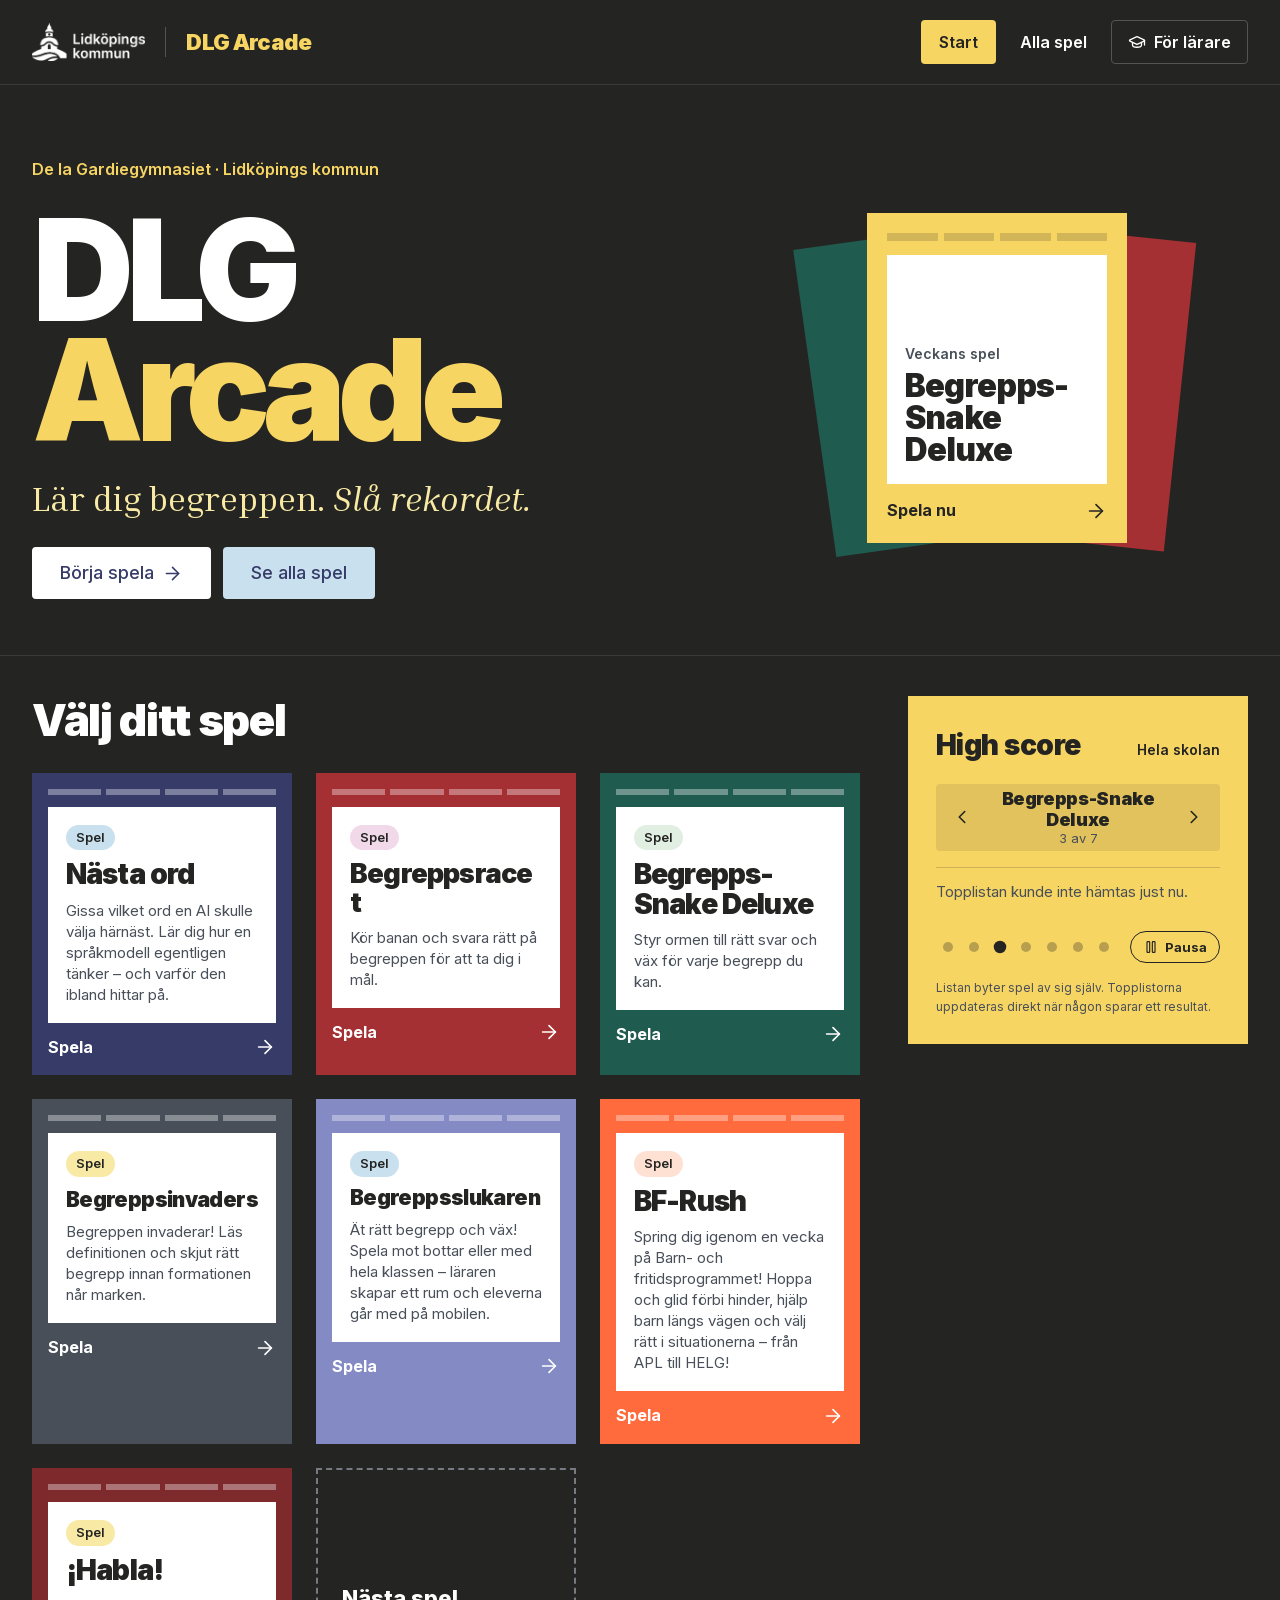
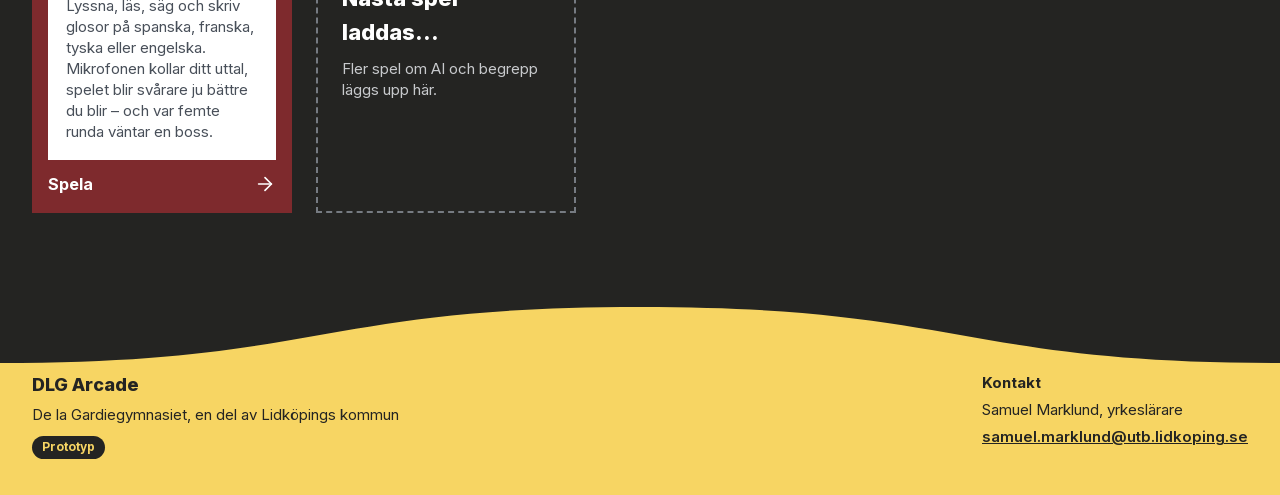
<file: index.html>
<!doctype html>
<html lang="sv">
<head>
<meta charset="utf-8">
<meta name="viewport" content="width=device-width, initial-scale=1">
<title>DLG Arcade</title>
<meta name="description" content="Spel och övningar för elever på De la Gardiegymnasiet – lär dig begreppen och bli skickligare på AI.">
<link rel="icon" href="assets/img/favicon.svg" type="image/svg+xml">
<link rel="preload" href="assets/fonts/Inter-300-900-normal.woff2" as="font" type="font/woff2" crossorigin>
<link rel="stylesheet" href="assets/css/arcade.css">
</head>
<body>
<div class="page">
  <header class="site-header" id="site-header"></header>

  <main>
    <div class="wrap hero">
      <div class="hero-text">
        <div class="eyebrow">De la Gardiegymnasiet · Lidköpings kommun</div>
        <h1>DLG<br><span>Arcade</span></h1>
        <p class="tagline">Lär dig begreppen. <em>Slå rekordet.</em></p>
        <div class="actions">
          <a class="btn btn-inverse" id="play-featured" href="#">Börja spela <span id="arrow1"></span></a>
          <a class="btn btn-secondary" href="verktyg.html">Se alla spel</a>
        </div>
      </div>
      <div class="hero-art" aria-hidden="false">
        <div class="sheet s1"></div>
        <div class="sheet s2"></div>
        <a class="cassette" id="cassette" href="#">
          <div class="ticks"><span></span><span></span><span></span><span></span></div>
          <div class="label">
            <div class="kicker">Veckans spel</div>
            <div class="title" id="featured-title"></div>
          </div>
          <div class="go">Spela nu <span id="arrow2"></span></div>
        </a>
      </div>
    </div>

    <section class="band">
      <div class="wrap">
        <div class="picker">
          <div class="picker-head">
            <h2>Välj ditt spel</h2>
            <div class="chips" id="type-chips" role="group" aria-label="Filtrera på typ"></div>
          </div>
          <div class="grid" id="start-grid"></div>
          <div class="empty" id="start-empty" hidden>Det finns inga spel av den typen än.</div>
        </div>

        <aside class="scores" aria-labelledby="hs-title" id="lb">
          <div class="scores-head">
            <h2 id="hs-title">High score</h2>
            <span>Hela skolan</span>
          </div>
          <div class="lb-nav">
            <button class="lb-arrow" id="lb-prev" aria-label="Föregående spel"></button>
            <a class="lb-game" id="lb-game" href="#"></a>
            <button class="lb-arrow" id="lb-next" aria-label="Nästa spel"></button>
          </div>
          <div class="rows" id="lb-rows" aria-live="polite"></div>
          <div class="lb-foot">
            <div class="lb-dots" id="lb-dots" role="group" aria-label="Välj spel"></div>
            <button class="lb-pause" id="lb-pause"></button>
          </div>
          <div class="note">Listan byter spel av sig själv. Topplistorna uppdateras direkt när någon sparar ett resultat.</div>
        </aside>
      </div>
    </section>
  </main>

  <div id="site-footer"></div>
</div>

<script src="assets/js/arcade.js"></script>
<script>
renderChrome('start');

const featured = featuredTool();
$('#featured-title').textContent = featured.title;
fitText('#featured-title', 20);
$('#play-featured').href = $('#cassette').href = playHref(featured);
$('#arrow1').outerHTML = icon('arrow-right', 21);
$('#arrow2').outerHTML = icon('arrow-right', 22);

/* Typfilter – visas bara när det finns mer än en typ */
let type = 'Alla';
function renderGrid() {
  const list = TOOLS.filter(t => type === 'Alla' || t.type === type);
  const more = (type === 'Alla' || type === 'Spel') ? `<div class="more"><strong>Nästa spel laddas…</strong><span>Fler spel om AI och begrepp läggs upp här.</span></div>` : '';
  $('#start-grid').innerHTML = list.map(t => cardHTML(t)).join('') + more;
  $('#start-empty').hidden = list.length > 0;
  $('#type-chips').hidden = TYPES.length < 2;
  $('#type-chips').innerHTML = ['Alla', ...TYPES].map(l =>
    `<button class="chip" aria-pressed="${l === type}" data-type="${l}">${l}</button>`).join('');
  fitText('#start-grid .card .title');
}
$('#type-chips').addEventListener('click', e => {
  const b = e.target.closest('[data-type]'); if (!b) return;
  type = b.dataset.type; renderGrid();
});
renderGrid();

/* Topplistor: ett spel i taget. Bläddrar själv var 7:e sekund, men står still när man
   håller musen över listan, har fokus i den eller har tryckt på paus. */
const LB_MS = 7000;
const cache = {};
const loadTool = t => cache[t.id] || (cache[t.id] = fetchTop(t, 5).catch(() => { delete cache[t.id]; return null; }));
let lbIndex = Math.max(0, TOOLS.indexOf(featured));
let lbPaused = matchMedia('(prefers-reduced-motion: reduce)').matches;
let lbHold = false, lbTimer = null;

async function renderLB() {
  const t = TOOLS[lbIndex];
  $('#lb-game').innerHTML = `<b>${esc(t.title)}</b><small>${lbIndex + 1} av ${TOOLS.length}</small>`;
  $('#lb-game').href = playHref(t);
  $('#lb-dots').innerHTML = TOOLS.map((x, i) =>
    `<button data-i="${i}" aria-label="${esc(x.title)}" aria-pressed="${i === lbIndex}"></button>`).join('');
  const box = $('#lb-rows');
  if (!cache[t.id]) box.innerHTML = statusHTML('Hämtar resultat…');
  const rows = await loadTool(t);
  if (TOOLS[lbIndex] !== t) return;
  box.innerHTML = rows ? rowsHTML(rows, false) : statusHTML('Topplistan kunde inte hämtas just nu.');
}
function lbGo(i) { lbIndex = (i + TOOLS.length) % TOOLS.length; renderLB(); lbSchedule(); }
function lbSchedule() {
  clearTimeout(lbTimer);
  $('#lb-pause').innerHTML = lbPaused ? icon('play', 16) + 'Bläddra själv' : icon('pause', 16) + 'Pausa';
  $('#lb-pause').setAttribute('aria-pressed', lbPaused);
  if (!lbPaused && !lbHold) lbTimer = setTimeout(() => lbGo(lbIndex + 1), LB_MS);
}
$('#lb-prev').innerHTML = icon('chevron-left', 22);
$('#lb-next').innerHTML = icon('chevron-right', 22);
$('#lb-prev').addEventListener('click', () => lbGo(lbIndex - 1));
$('#lb-next').addEventListener('click', () => lbGo(lbIndex + 1));
$('#lb-dots').addEventListener('click', e => { const b = e.target.closest('[data-i]'); if (b) lbGo(+b.dataset.i); });
$('#lb-pause').addEventListener('click', () => { lbPaused = !lbPaused; lbSchedule(); });
const lb = $('#lb');
const hold = on => () => { lbHold = on; lbSchedule(); };
lb.addEventListener('mouseenter', hold(true));
lb.addEventListener('mouseleave', hold(false));
lb.addEventListener('focusin', hold(true));
lb.addEventListener('focusout', e => { if (!lb.contains(e.relatedTarget)) hold(false)(); });
TOOLS.forEach(loadTool);   // hämta alla listor direkt, så att bläddringen inte väntar
renderLB();
lbSchedule();
</script>
</body>
</html>
</file>
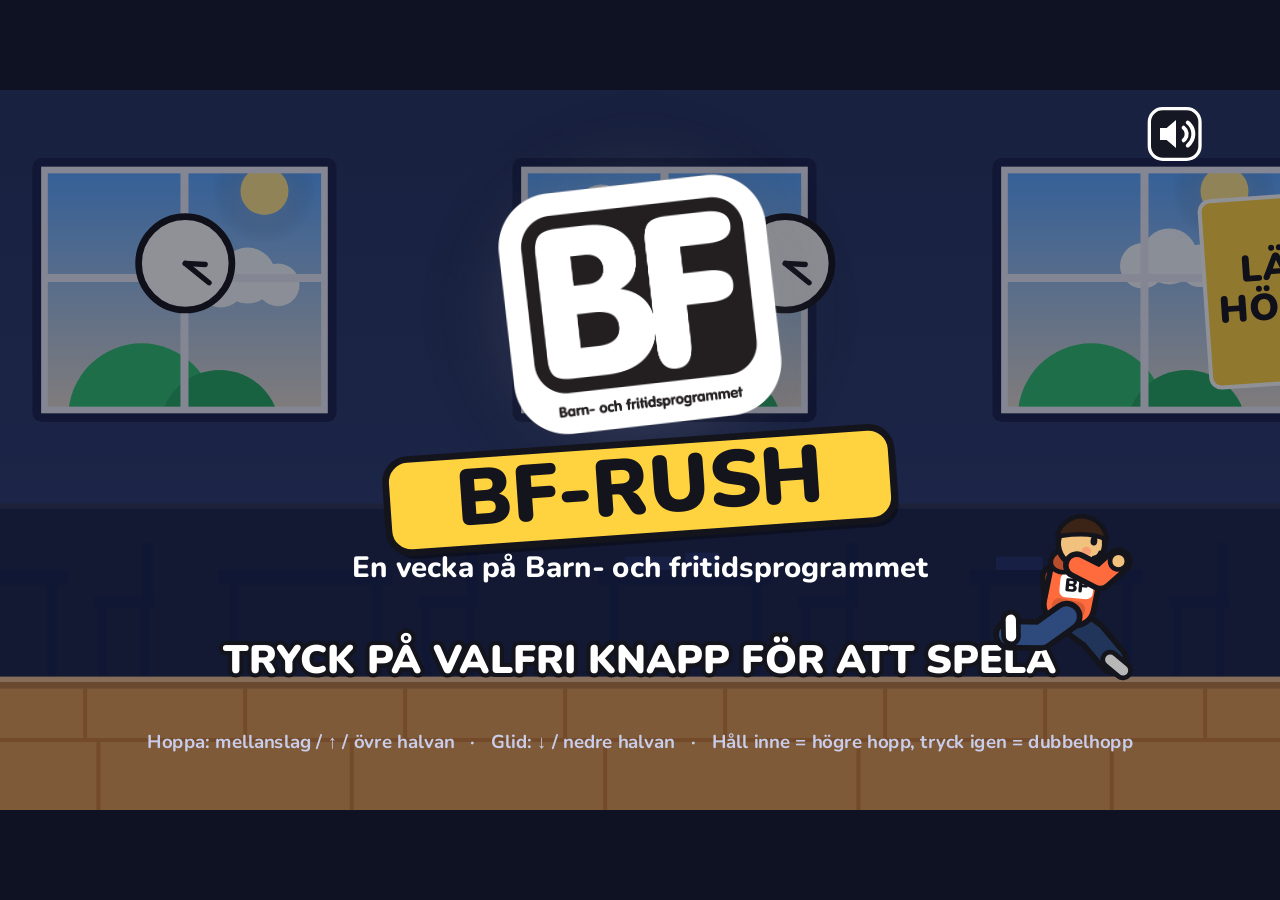
<file: spel/bf-rush/index.html>
<!doctype html>
<html lang="sv">
<head>
<meta charset="utf-8">
<meta name="viewport" content="width=device-width, initial-scale=1, maximum-scale=1, user-scalable=no, viewport-fit=cover">
<meta name="theme-color" content="#0f1222">
<title>BF-Rush – DLG Arcade</title>
<link rel="icon" href="img/bf-logo.png">
<style>
  @font-face{font-family:"Nunito";font-style:normal;font-weight:200 1000;font-display:block;src:url("fonts/Nunito-200-1000-normal.woff2") format("woff2");}
  @font-face{font-family:"Inter";font-style:normal;font-weight:300 900;font-display:swap;src:url("fonts/Inter-300-900-normal.woff2") format("woff2");}
  *{box-sizing:border-box}
  html,body{margin:0;height:100%;overflow:hidden;background:#0f1222;color:#fff;font-family:"Inter",Arial,sans-serif;
    touch-action:none;overscroll-behavior:none;user-select:none;-webkit-user-select:none;-webkit-touch-callout:none;-webkit-tap-highlight-color:transparent}
  canvas{position:fixed;inset:0;width:100%;height:100%;display:block;touch-action:none;outline:none}
  .vrid{position:fixed;left:0;right:0;bottom:calc(16px + env(safe-area-inset-bottom));text-align:center;font:800 16px/1.3 "Nunito",sans-serif;color:#c9cbe0;pointer-events:none;display:none;padding:0 16px}
  @media (orientation:portrait) and (max-width:700px){.vrid{display:block}}
</style>
</head>
<body>
<canvas id="bf-canvas" tabindex="0" aria-label="BF-Rush. Mellanslag eller pil upp hoppar, pil ner glider, P pausar, M stänger av ljudet."></canvas>
<div class="vrid">Vrid mobilen till liggande läge för större spel</div>
<!-- Texterna ligger i bf-rush-innehall.js – ändra där. -->
<script src="bf-rush-innehall.js"></script>
<script src="js/grafik.js"></script>
<script src="js/miljoer.js"></script>
<script src="js/qr.js"></script>
<script src="js/topplista.js"></script>
<script src="js/personal.js"></script>
<script src="js/spel.js"></script>
</body>
</html>
</file>
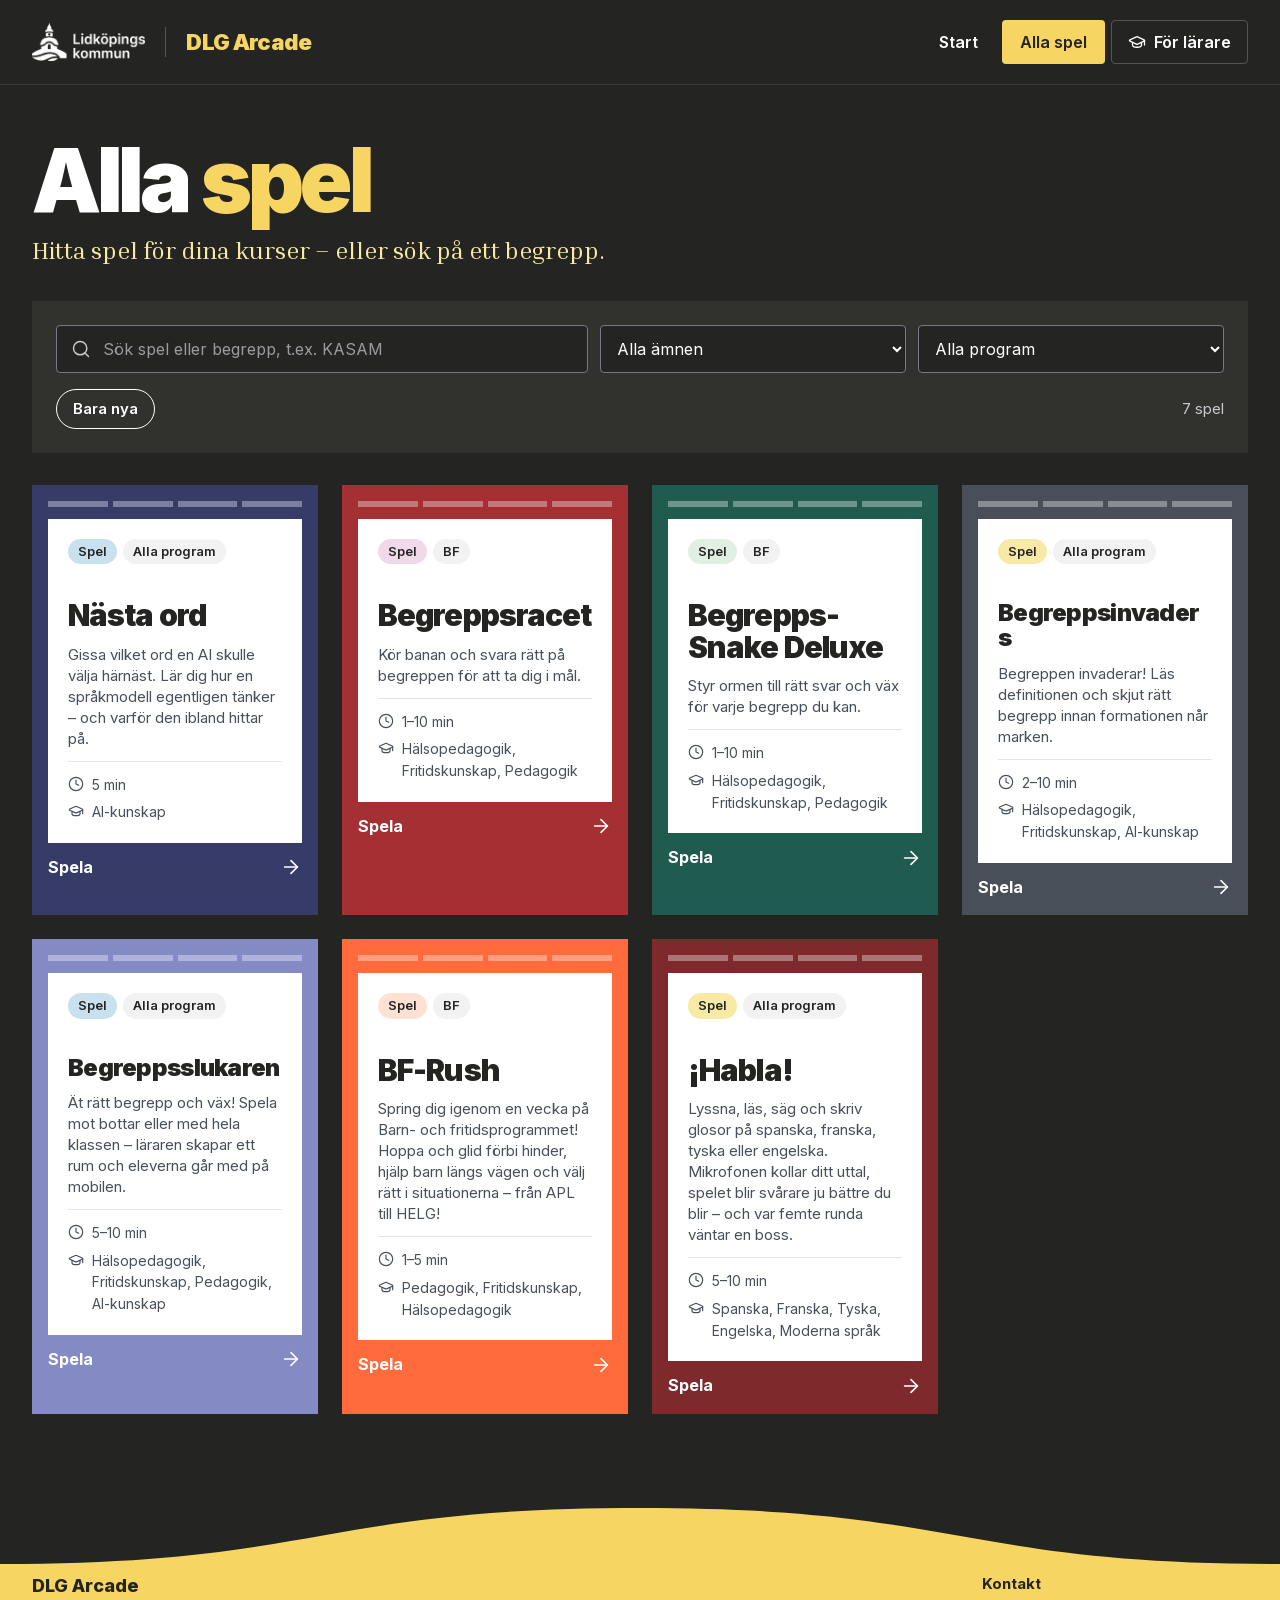
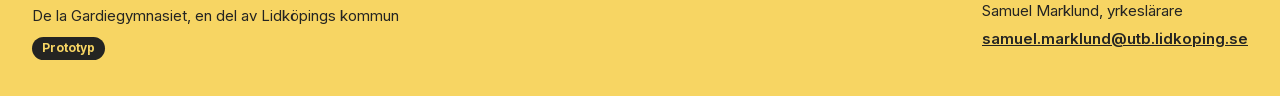
<file: verktyg.html>
<!doctype html>
<html lang="sv">
<head>
<meta charset="utf-8">
<meta name="viewport" content="width=device-width, initial-scale=1">
<title>Alla spel – DLG Arcade</title>
<link rel="icon" href="assets/img/favicon.svg" type="image/svg+xml">
<link rel="stylesheet" href="assets/css/arcade.css">
</head>
<body>
<div class="page">
  <header class="site-header" id="site-header"></header>

  <main>
    <div class="wrap lib-page">
      <div class="page-title">
        <h1>Alla <span>spel</span></h1>
        <p>Hitta spel för dina kurser – eller sök på ett begrepp.</p>
      </div>

      <div class="filters">
        <div class="filter-row">
          <label class="search"><span id="search-icon"></span>
            <input type="search" id="q" placeholder="Sök spel eller begrepp, t.ex. KASAM" aria-label="Sök">
          </label>
          <select class="select" id="course" aria-label="Ämne eller kurs"></select>
          <select class="select" id="program" aria-label="Program"></select>
        </div>
        <div class="filter-foot">
          <div class="chips" id="chips" role="group" aria-label="Filtrera"></div>
          <div class="count" id="count" aria-live="polite"></div>
        </div>
      </div>

      <div class="grid lib" id="lib-grid"></div>
      <div class="no-hits" id="no-hits" hidden>
        <strong>Inga spel matchar din sökning.</strong>
        <button class="btn btn-inverse btn-md" id="clear">Rensa filter</button>
      </div>
    </div>
  </main>

  <div id="site-footer"></div>
</div>

<script src="assets/js/banor.js"></script>
<script src="assets/js/arcade.js"></script>
<script>
renderChrome('verktyg');
$('#search-icon').outerHTML = icon('search', 20, '#C8CACD');
$('#course').innerHTML = '<option value="">Alla ämnen</option>' + COURSES.map(c => `<option>${esc(c)}</option>`).join('');
// Programfiltret byggs från TOOLS och visas bara när det finns något att välja mellan.
const programs = [...new Set(TOOLS.map(t => t.program).filter(p => p !== 'Alla program'))];
$('#program').innerHTML = '<option value="">Alla program</option>' + programs.map(p => `<option value="${esc(p)}">${esc(PROGRAMS[p] || p)}</option>`).join('');
$('#program').hidden = programs.length === 0;

const norm = s => String(s).toLowerCase();
// Första banan i spelet där sökordet finns som begrepp, i en definition eller i banans namn.
function banaHit(t, q) {
  for (const b of toolBanor(t)) {
    if (norm(b.namn).includes(q)) return { bana: b.id, text: 'Banan ' + b.namn };
    const c = b.begrepp.find(x => norm(x.ord).includes(q)) || b.begrepp.find(x => norm(x.def).includes(q));
    if (c) return { bana: b.id, text: `${c.ord} – i banan ${b.namn}` };
  }
  return null;
}

const f = { type: 'Alla', course: '', program: '', q: '', onlyNew: false };
function render() {
  const q = norm(f.q.trim());
  const list = [];
  for (const t of TOOLS) {
    if (!((f.type === 'Alla' || t.type === f.type)
      && (!f.course || t.courses.includes(f.course))
      && (!f.program || t.program === f.program || t.program === 'Alla program')
      && (!f.onlyNew || t.isNew))) continue;
    const own = !q || norm(t.title + ' ' + t.desc + ' ' + t.courses.join(' ')).includes(q);
    const hit = q && q.length >= 2 ? banaHit(t, q) : null;
    if (own || hit) list.push([t, own ? null : hit]);
  }
  $('#lib-grid').innerHTML = list.map(([t, hit]) => cardHTML(t, 'lib', hit)).join('');
  fitText('#lib-grid .card .title');
  $('#no-hits').hidden = list.length > 0;
  $('#count').textContent = list.length === 1 ? '1 spel' : list.length + ' spel';
  const types = TYPES.length > 1 ? ['Alla', ...TYPES] : [];
  $('#chips').innerHTML = types.map(l =>
    `<button class="chip" aria-pressed="${f.type === l}" data-type="${l}">${l}</button>`).join('') +
    `<button class="chip" aria-pressed="${f.onlyNew}" data-new="1">Bara nya</button>`;
}
$('#chips').addEventListener('click', e => {
  const b = e.target.closest('button'); if (!b) return;
  if (b.dataset.new) f.onlyNew = !f.onlyNew; else f.type = b.dataset.type;
  render();
});
$('#q').addEventListener('input', e => { f.q = e.target.value; render(); });
$('#course').addEventListener('change', e => { f.course = e.target.value; render(); });
$('#program').addEventListener('change', e => { f.program = e.target.value; render(); });
$('#clear').addEventListener('click', () => {
  Object.assign(f, { type: 'Alla', course: '', program: '', q: '', onlyNew: false });
  $('#q').value = ''; $('#course').value = ''; $('#program').value = ''; render();
});
render();
loadSharedBanor().then(() => { if (f.q) render(); });   // lärarnas publika banor går också att söka i
</script>
</body>
</html>
</file>
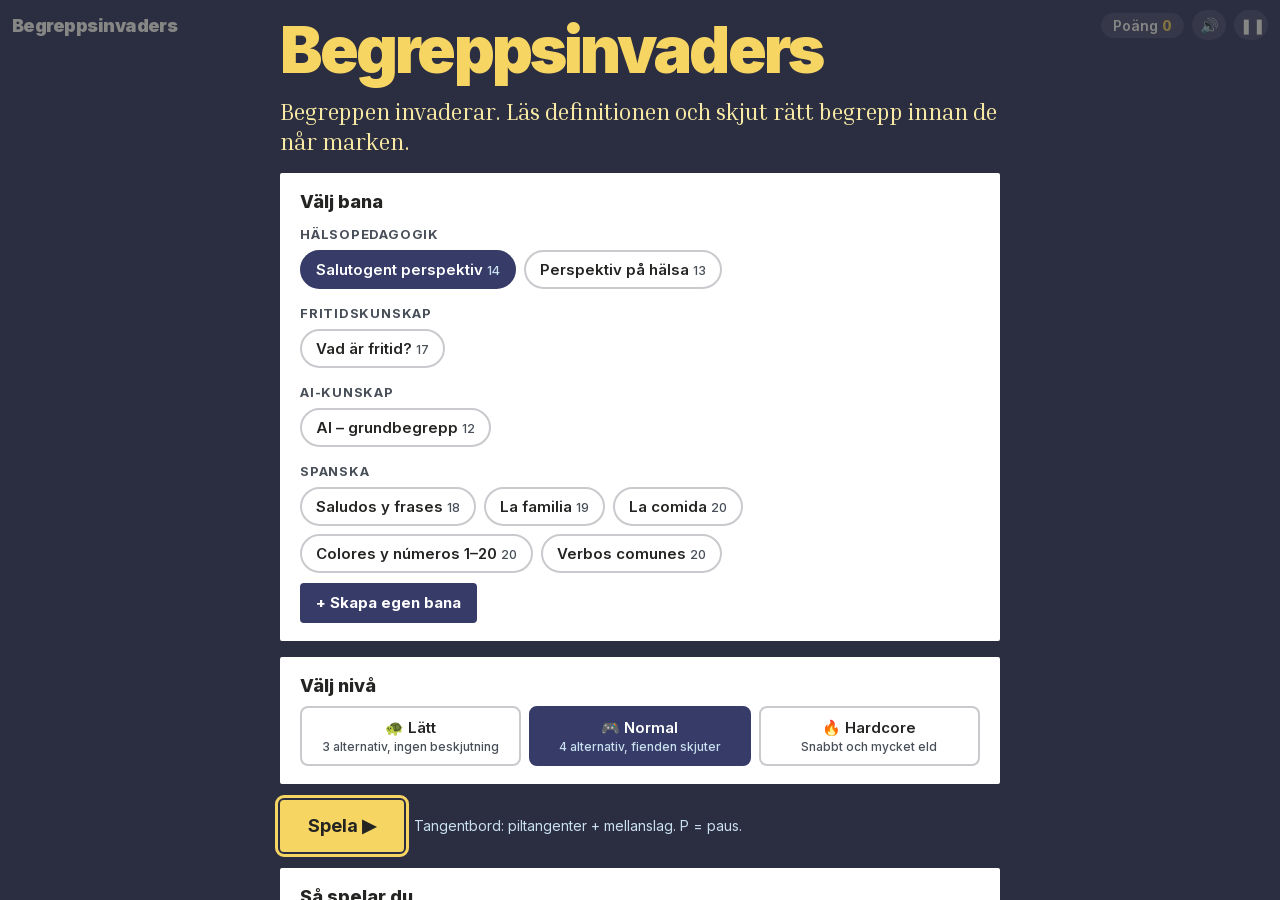
<file: spel/begreppsinvaders.html>
<!doctype html>
<html lang="sv">
<head>
<meta charset="utf-8">
<meta name="viewport" content="width=device-width, initial-scale=1, viewport-fit=cover">
<title>Begreppsinvaders – DLG Arcade</title>
<link rel="icon" href="../assets/img/favicon.svg">
<style>
  .def-panel{position:absolute;left:50%;top:10px;transform:translateX(-50%);width:min(760px,calc(100% - 20px));z-index:1;
    background:#fff;color:#242422;border-left:8px solid #F7D563;padding:10px 14px;box-shadow:0 6px 0 rgba(0,0,0,.18);transition:border-color 150ms}
  .def-panel .k{font-size:12px;font-weight:700;text-transform:uppercase;letter-spacing:.06em;color:#484F59}
  .def-panel .t{font-family:"Inria Serif",Georgia,serif;font-size:clamp(17px,2.4vw,23px);line-height:1.2}
  .def-panel.ratt{border-color:#3fa66b}
  .def-panel.fel{border-color:#A43033}
</style>
</head>
<body>
<script src="../assets/js/banor.js"></script>
<script src="../assets/js/dlg-spel.js"></script>
<script>
/* Begreppsinvaders – Space Invaders med begrepp.
   Definitionen står överst. Skjut fienden som bär rätt begrepp innan formationen når dig. */

const NIVA = {
  // tid = sekunder innan formationen når marken på våg 1 (kortas 4 % per våg, som mest till 45 %)
  latt:     { alt: 3, tid: 30, fart: 40, fartOka: 3,  skott: 0,   skottFart: 0,   cooldown: 0.22, poang: 1 },
  normal:   { alt: 4, tid: 22, fart: 60, fartOka: 5,  skott: 2.2, skottFart: 200, cooldown: 0.28, poang: 1.5 },
  hardcore: { alt: 4, tid: 15, fart: 85, fartOka: 7,  skott: 1.1, skottFart: 280, cooldown: 0.30, poang: 2.2 }
};
const FARGER = ['#F7D563', '#C9E0EE', '#F1D9EA', '#E1EFE3', '#848AC4'];
// 11×8 pixelgubbar, två animationsrutor var
const SPRITES = [
  ['00100000100','00010001000','00111111100','01101110110','11111111111','10111111101','10100000101','00011011000'],
  ['00100000100','10010001001','10111111101','11101110111','11111111111','01111111110','00100000100','01000000010'],
  ['00001110000','00111111100','01111111110','11100100111','11111111111','00110001100','01101110110','11000000011'],
  ['00001110000','00111111100','01111111110','11100100111','11111111111','00011011000','00110001100','00011011000']
];

let G = null; // spelets tillstånd

DLGSpel.start({
  id: 'invaders',
  titel: 'Begreppsinvaders',
  ingress: 'Begreppen invaderar. Läs definitionen och skjut rätt begrepp innan de når marken.',
  instruktion: [
    'Definitionen står överst. Fienderna bär varsitt begrepp.',
    'Skjut fienden med rätt begrepp. Fel träff gör att resten rusar fram snabbare.',
    'Rätt svar i rad ger multiplikator. Fem i rad ger dubbelskott!',
    'Når formationen marken eller du blir träffad förlorar du ett liv. Tre liv.'
  ],
  nivaText: { latt: '3 alternativ, ingen beskjutning', normal: '4 alternativ, fienden skjuter', hardcore: 'Snabbt och mycket eld' },
  maxPoang: 250000,
  knappar: ['vanster', 'hoger', 'skjut'],
  starta: startaSpel,
  onSlut() { if (G) { G.slut = true; G.panel.remove(); } }
});

function startaSpel(ctx) {
  const stage = ctx.stage;
  stage.innerHTML = '<canvas></canvas><div class="def-panel"><div class="k">Vilket begrepp betyder…</div><div class="t"></div></div>';
  const cv = stage.querySelector('canvas'), c2 = cv.getContext('2d');
  const panel = stage.querySelector('.def-panel');
  const N = NIVA[ctx.niva];

  G = {
    ctx, cv, c2, panel, N, slut: false,
    W: 0, H: 0, dpr: 1,
    poang: 0, liv: 3, vag: 0, svit: 0, basta: 0,
    spelare: { x: 0, w: 44, h: 22, cool: 0, osarbar: 0 },
    skott: [], fiendeSkott: [], partiklar: [], texter: [], stjarnor: [],
    form: null, dubbel: 0, skak: 0, pek: null, t: 0
  };

  function storlek() {
    const r = stage.getBoundingClientRect();
    G.dpr = Math.min(2, window.devicePixelRatio || 1);
    G.W = r.width; G.H = r.height;
    cv.width = G.W * G.dpr; cv.height = G.H * G.dpr;
    c2.setTransform(G.dpr, 0, 0, G.dpr, 0, 0);
    G.markY = G.H - 46;
    if (!G.spelare.x) G.spelare.x = G.W / 2;
    G.spelare.x = Math.max(30, Math.min(G.W - 30, G.spelare.x));
    if (G.form) layout(G.form, true);
  }
  G.storlek = storlek;
  addEventListener('resize', storlek);
  storlek();
  for (let i = 0; i < 70; i++) G.stjarnor.push({ x: Math.random(), y: Math.random(), z: Math.random() * 0.8 + 0.2 });

  // dra med fingret på spelplanen = styr, håll nere = skjut
  cv.addEventListener('pointerdown', e => { G.pek = e.clientX - cv.getBoundingClientRect().left; });
  cv.addEventListener('pointermove', e => { if (G.pek !== null) G.pek = e.clientX - cv.getBoundingClientRect().left; });
  ['pointerup', 'pointercancel', 'pointerleave'].forEach(t => cv.addEventListener(t, () => { G.pek = null; }));

  uppdateraHud();
  nyVag();
  let last = performance.now();
  function loop(now) {
    if (G.slut) return;
    const dt = Math.max(0, Math.min(0.033, (now - last) / 1000)); last = now;
    if (!DLGSpel.pausad) uppdatera(dt);
    rita();
    requestAnimationFrame(loop);
  }
  requestAnimationFrame(loop);
}

/* ---------- vågor ---------- */
function nyVag() {
  G.vag++;
  const q = G.ctx.fragor.nasta(G.N.alt, 'def');
  G.fraga = q; G.besvarad = false; G.klar = false;
  G.panel.className = 'def-panel';
  G.panel.querySelector('.k').textContent = `Våg ${G.vag} · Vilket begrepp betyder…`;
  G.panel.querySelector('.t').textContent = q.fraga;
  const fiender = q.alternativ.map((a, i) => ({ text: a.text, ratt: a.ratt, alive: true, sprite: i % 4, farg: FARGER[i % FARGER.length], blink: 0, lyser: false }));
  G.form = { fiender, dir: Math.random() < .5 ? 1 : -1, fart: G.N.fart + G.N.fartOka * (G.vag - 1), ox: 0, oy: 0, steg: 0, anim: 0, skottTid: G.N.skott ? G.N.skott + 1 : 0 };
  G.form.fart = Math.min(G.form.fart, G.N.fart * 4);
  layout(G.form);
  const tid = G.N.tid * Math.max(0.45, 1 - 0.04 * (G.vag - 1));
  G.form.fall = Math.max(8, (G.markY - 10 - G.form.y - G.form.hojd)) / tid;
  uppdateraHud();
}

function layout(f, behall) {
  const n = f.fiender.length;
  const cols = G.W < 560 ? Math.min(2, n) : n;
  const rows = Math.ceil(n / cols);
  const cellW = Math.min(180, (G.W * 0.9) / cols);
  const cellH = 92;
  f.cols = cols; f.cellW = cellW; f.cellH = cellH;
  f.bredd = cols * cellW; f.hojd = rows * cellH;
  const panelH = G.panel.getBoundingClientRect().height + 22;
  if (!behall) { f.x = (G.W - f.bredd) / 2; f.y = panelH; }
  f.x = Math.max(4, Math.min(G.W - f.bredd - 4, f.x));
  f.y = Math.max(f.y, panelH);
  f.fiender.forEach((e, i) => { e.cx = (i % cols) * cellW + cellW / 2; e.cy = Math.floor(i / cols) * cellH + 22; });
}

/* ---------- uppdatering ---------- */
function uppdatera(dt) {
  G.t += dt;
  const s = G.spelare, f = G.form;
  // styrning
  const fart = 380;
  if (DLGSpel.ned('vanster')) s.x -= fart * dt;
  if (DLGSpel.ned('hoger')) s.x += fart * dt;
  if (G.pek !== null) s.x += Math.max(-fart * 1.6 * dt, Math.min(fart * 1.6 * dt, G.pek - s.x));
  s.x = Math.max(26, Math.min(G.W - 26, s.x));
  s.cool -= dt; s.osarbar -= dt; G.dubbel -= dt; G.skak = Math.max(0, G.skak - dt * 20);
  const skjuter = DLGSpel.tryckt('skjut') || DLGSpel.ned('skjut') || G.pek !== null;
  if (skjuter && s.cool <= 0 && G.skott.length < 6) {
    s.cool = G.N.cooldown;
    if (G.dubbel > 0) { G.skott.push({ x: s.x - 12, y: G.markY - 14 }, { x: s.x + 12, y: G.markY - 14 }); }
    else G.skott.push({ x: s.x, y: G.markY - 14 });
    DLGSpel.ljud('skott');
  }

  // skott
  G.skott.forEach(b => b.y -= 640 * dt);
  G.skott = G.skott.filter(b => b.y > -20 && !b.dod);
  G.fiendeSkott.forEach(b => b.y += b.v * dt);
  G.fiendeSkott = G.fiendeSkott.filter(b => b.y < G.H + 20 && !b.dod);

  // formation
  if (f && !G.klar) {
    f.anim += dt;
    f.x += f.dir * f.fart * dt;
    f.y += f.fall * dt;
    if (f.x < 4 || f.x + f.bredd > G.W - 4) {
      f.x = Math.max(4, Math.min(G.W - f.bredd - 4, f.x));
      f.dir *= -1; f.y += 6;
    }
    f.fiender.forEach(e => e.blink = Math.max(0, e.blink - dt));
    // fienden skjuter
    if (G.N.skott) {
      f.skottTid -= dt;
      if (f.skottTid <= 0) {
        const levande = f.fiender.filter(e => e.alive);
        const e = levande[Math.floor(Math.random() * levande.length)];
        if (e) G.fiendeSkott.push({ x: f.x + e.cx, y: f.y + e.cy + 20, v: G.N.skottFart + G.vag * 6 });
        f.skottTid = Math.max(0.45, G.N.skott - G.vag * 0.05) * (0.6 + Math.random() * 0.8);
      }
    }
    // träffar
    for (const b of G.skott) {
      for (const e of f.fiender) {
        if (!e.alive) continue;
        const r = traffRuta(e);
        if (b.x > r.x && b.x < r.x + r.w && b.y > r.y && b.y < r.y + r.h) { b.dod = true; traff(e); break; }
      }
    }
    // formationen når marken
    const nedersta = Math.max(...f.fiender.filter(e => e.alive).map(e => f.y + e.cy + 56));
    if (nedersta >= G.markY - 10) {
      if (!G.besvarad) G.ctx.fragor.svara(G.fraga.begrepp, false);
      G.svit = 0;
      visaRattSvar('Rätt svar: ' + G.fraga.svar);
      forloraLiv();
      if (G.liv > 0) nastaVag(1.6);
    }
  }
  // spelaren träffas
  for (const b of G.fiendeSkott) {
    if (s.osarbar <= 0 && Math.abs(b.x - s.x) < s.w / 2 && b.y > G.markY - 14 && b.y < G.markY + 10) {
      b.dod = true; forloraLiv();
    }
  }
  // partiklar och texter
  G.partiklar.forEach(p => { p.x += p.vx * dt; p.y += p.vy * dt; p.vy += 300 * dt; p.liv -= dt; });
  G.partiklar = G.partiklar.filter(p => p.liv > 0);
  G.texter.forEach(t => { t.y -= 40 * dt; t.liv -= dt; });
  G.texter = G.texter.filter(t => t.liv > 0);
}

function traffRuta(e) {
  const f = G.form;
  return { x: f.x + e.cx - f.cellW / 2 + 6, y: f.y + e.cy - 18, w: f.cellW - 12, h: 76 };
}

function traff(e) {
  const f = G.form;
  const px = f.x + e.cx, py = f.y + e.cy;
  e.alive = false;
  explosion(px, py, e.ratt ? '#F7D563' : '#A43033', 26);
  if (e.ratt) {
    const hojdBonus = Math.round(100 * Math.max(0, 1 - (f.y - 60) / (G.markY - 160)));
    const mult = 1 + Math.min(G.svit, 10) * 0.2;
    let p = Math.round(((100 + G.vag * 10) * mult + hojdBonus) * G.N.poang);
    if (G.besvarad) p = Math.round(p * 0.25); // rätt efter ett fel ger mindre
    else { G.ctx.fragor.svara(G.fraga.begrepp, true); G.svit++; G.basta = Math.max(G.basta, G.svit); }
    G.poang += p; G.ctx.setPoang(G.poang);
    G.texter.push({ x: px, y: py, text: '+' + p, farg: '#F7D563', liv: 1 });
    DLGSpel.ljud('ratt');
    G.panel.className = 'def-panel ratt';
    G.panel.querySelector('.k').textContent = `Rätt! ${G.fraga.svar}`;
    if (G.svit > 0 && G.svit % 5 === 0 && !G.besvarad) { G.dubbel = 8; G.ctx.toast('Dubbelskott! ×' + (1 + Math.min(G.svit, 10) * 0.2).toFixed(1)); DLGSpel.ljud('niva'); }
    else if (G.svit >= 3 && !G.besvarad) G.ctx.toast(G.svit + ' i rad!');
    f.fiender.forEach(o => { if (o.alive) { o.alive = false; explosion(f.x + o.cx, f.y + o.cy, '#C9E0EE', 10); } });
    nastaVag(0.9);
  } else {
    if (!G.besvarad) { G.ctx.fragor.svara(G.fraga.begrepp, false); G.besvarad = true; }
    G.svit = 0;
    G.texter.push({ x: px, y: py, text: 'Fel!', farg: '#ff6b6b', liv: 1 });
    DLGSpel.ljud('fel');
    G.skak = 6;
    f.fart *= 1.3; f.fall *= 1.35; f.y += 16;
    G.panel.className = 'def-panel fel';
    G.panel.querySelector('.k').textContent = `Nej, ${e.text} betyder något annat. Skjut rätt begrepp!`;
  }
  uppdateraHud();
}

function visaRattSvar(text) {
  G.panel.className = 'def-panel fel';
  G.panel.querySelector('.k').textContent = text;
  G.form.fiender.forEach(e => { if (e.ratt) e.lyser = true; });
}

function nastaVag(sek) {
  G.klar = true;
  setTimeout(() => { if (!G.slut) nyVag(); }, sek * 1000);
}

function forloraLiv() {
  if (G.liv <= 0) return;
  G.liv--; G.skak = 10; G.spelare.osarbar = 1.6;
  explosion(G.spelare.x, G.markY, '#ff6b6b', 30);
  DLGSpel.ljud('traff');
  G.fiendeSkott = [];
  uppdateraHud();
  if (G.liv <= 0) { G.klar = true; setTimeout(() => G.ctx.slut(G.poang), 900); }
}

function explosion(x, y, farg, n) {
  for (let i = 0; i < n; i++) {
    const a = Math.random() * Math.PI * 2, v = 60 + Math.random() * 220;
    G.partiklar.push({ x, y, vx: Math.cos(a) * v, vy: Math.sin(a) * v - 60, liv: 0.5 + Math.random() * 0.5, farg, s: 2 + Math.random() * 3 });
  }
  DLGSpel.ljud('small');
}

function uppdateraHud() {
  G.ctx.hud('liv', 'Liv', '♥'.repeat(Math.max(0, G.liv)) || '–');
  G.ctx.hud('vag', 'Våg', G.vag);
  G.ctx.hud('svit', 'Svit', G.svit ? '×' + (1 + Math.min(G.svit, 10) * 0.2).toFixed(1) : '–');
}

/* ---------- ritning ---------- */
function rita() {
  const c = G.c2, W = G.W, H = G.H;
  c.save();
  c.clearRect(0, 0, W, H);
  if (G.skak) c.translate((Math.random() - .5) * G.skak, (Math.random() - .5) * G.skak);
  // stjärnor
  G.stjarnor.forEach(s => {
    const y = (s.y * H + G.t * 25 * s.z) % H;
    c.fillStyle = `rgba(255,255,255,${0.25 + s.z * 0.5})`;
    c.fillRect(s.x * W, y, s.z * 2.2, s.z * 2.2);
  });
  // mark
  c.fillStyle = 'rgba(247,213,99,.35)';
  c.fillRect(0, G.markY + 16, W, 3);

  // fiender
  const f = G.form;
  if (f) f.fiender.forEach(e => {
    if (!e.alive) return;
    const x = f.x + e.cx, y = f.y + e.cy;
    const ruta = Math.floor(f.anim * 2) % 2;
    ritaSprite(c, SPRITES[(e.sprite % 2) * 2 + ruta], x, y, G.W < 560 ? 3.4 : 4.4, e.lyser && Math.floor(G.t * 6) % 2 ? '#3fa66b' : e.farg);
    // etikett
    const bw = f.cellW - 14;
    c.font = `700 ${G.W < 420 ? 13 : 15}px Inter, Arial, sans-serif`;
    const rader = radbryt(c, e.text, bw - 12).slice(0, 3);
    const bh = rader.length * 17 + 10;
    const bx = x - bw / 2, by = y + 20;
    c.fillStyle = e.lyser ? '#3fa66b' : '#fff';
    c.fillRect(bx, by, bw, bh);
    c.fillStyle = e.lyser ? '#fff' : '#242422';
    c.textAlign = 'center'; c.textBaseline = 'top';
    rader.forEach((r, i) => c.fillText(r, x, by + 6 + i * 17));
  });

  // spelaren
  const s = G.spelare;
  if (G.liv > 0 && (s.osarbar <= 0 || Math.floor(G.t * 12) % 2)) {
    c.fillStyle = G.dubbel > 0 ? '#F8EAA4' : '#F7D563';
    const x = s.x, y = G.markY;
    c.fillRect(x - 22, y, 44, 12);
    c.fillRect(x - 15, y - 6, 30, 6);
    c.fillRect(x - 4, y - 16, 8, 10);
    if (G.dubbel > 0) { c.fillRect(x - 18, y - 12, 5, 8); c.fillRect(x + 13, y - 12, 5, 8); }
  }
  // skott
  c.fillStyle = '#F8EAA4';
  G.skott.forEach(b => c.fillRect(b.x - 2, b.y - 10, 4, 14));
  c.fillStyle = '#ff6b6b';
  G.fiendeSkott.forEach(b => { c.fillRect(b.x - 2, b.y, 4, 10); c.fillRect(b.x - 4, b.y + 4, 8, 3); });
  // partiklar
  G.partiklar.forEach(p => { c.globalAlpha = Math.max(0, p.liv); c.fillStyle = p.farg; c.fillRect(p.x, p.y, p.s, p.s); });
  c.globalAlpha = 1;
  // flytande texter
  c.font = '900 22px Inter, Arial, sans-serif'; c.textAlign = 'center';
  G.texter.forEach(t => { c.globalAlpha = Math.min(1, t.liv * 2); c.fillStyle = t.farg; c.fillText(t.text, t.x, t.y); });
  c.globalAlpha = 1;
  c.restore();
}

function ritaSprite(c, rader, cx, cy, px, farg) {
  c.fillStyle = farg;
  const w = rader[0].length * px, h = rader.length * px;
  rader.forEach((r, j) => { for (let i = 0; i < r.length; i++) if (r[i] === '1') c.fillRect(Math.round(cx - w / 2 + i * px), Math.round(cy - h / 2 + j * px), Math.ceil(px), Math.ceil(px)); });
}

function radbryt(c, text, max) {
  const ord = String(text).split(/\s+/), rader = [];
  let rad = '';
  for (const o of ord) {
    const test = rad ? rad + ' ' + o : o;
    if (c.measureText(test).width <= max || !rad) rad = test; else { rader.push(rad); rad = o; }
  }
  if (rad) rader.push(rad);
  // för långa enskilda ord: dela vid snedstreck eller kapa
  return rader.flatMap(r => c.measureText(r).width <= max ? [r] : r.split('/').map((d, i, a) => d + (i < a.length - 1 ? '/' : '')));
}
</script>
</body>
</html>
</file>
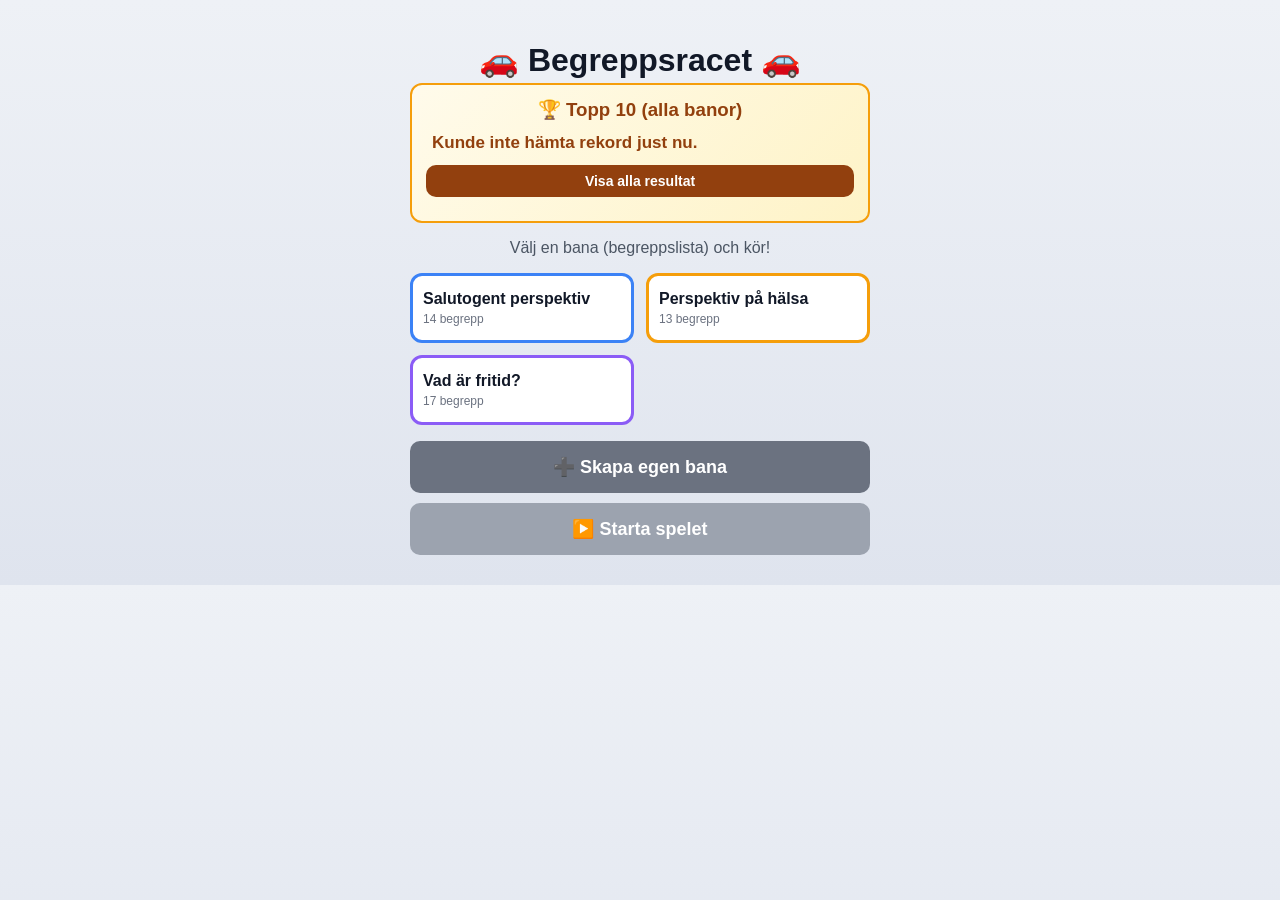
<file: spel/begreppsracet.html>
<!DOCTYPE html>
<html lang="sv">
<head>
<meta charset="UTF-8">
<meta name="viewport" content="width=device-width, initial-scale=1.0">
<title>Begreppsracet</title>
<style>
  * { box-sizing: border-box; }
  body {
    font-family: 'Segoe UI', Tahoma, Geneva, Verdana, sans-serif;
    background: linear-gradient(180deg, #eef1f6 0%, #dfe4ee 100%);
    text-align: center; margin: 0; padding: 20px; color: #111827;
  }
  h1 { margin-bottom: 4px; }
  .subtitle { color: #4b5563; margin-top: 0; }

  .btn { display: block; width: 100%; margin: 10px 0; padding: 15px; font-size: 18px; font-weight: bold; cursor: pointer; border: none; border-radius: 10px; background: #3b82f6; color: white; transition: 0.15s; }
  .btn:hover { background: #2563eb; transform: translateY(-2px); }
  .btn:disabled { background: #9ca3af; cursor: not-allowed; transform: none; }
  .btn-green { background: #10b981; } .btn-green:hover { background: #059669; }

  #menuScreen, #gameScreen { max-width: 460px; margin: 0 auto; }

  #trackGrid { display: grid; grid-template-columns: 1fr 1fr; gap: 12px; margin: 16px 0; }
  .trackCard {
    position: relative; background: white; border: 3px solid #d1d5db; border-radius: 12px;
    padding: 14px 10px; cursor: pointer; transition: 0.15s; text-align: left;
  }
  .trackCard:hover { transform: translateY(-2px); box-shadow: 0 6px 12px rgba(0,0,0,0.12); }
  .trackCard.selected { box-shadow: 0 0 0 3px rgba(0,0,0,0.05), 0 8px 16px rgba(0,0,0,0.15); background: #f8fafc; }
  .trackName { font-weight: bold; font-size: 16px; margin-bottom: 4px; }
  .trackMeta { font-size: 12px; color: #6b7280; }
  .deleteTrackBtn { position: absolute; top: 4px; right: 4px; background: none; border: none; cursor: pointer; font-size: 14px; opacity: 0.6; }
  .deleteTrackBtn:hover { opacity: 1; }

  #ui { font-size: 16px; font-weight: bold; margin-bottom: 10px; color: #111; display: flex; align-items: center; justify-content: center; gap: 10px; flex-wrap: wrap; }
  .iconBtn { border: none; background: #e5e7eb; border-radius: 8px; padding: 6px 10px; cursor: pointer; font-size: 15px; }
  #recordDisplay { color: #b45309; transition: color 0.3s; }

  #menuHighscoreBox { background: linear-gradient(135deg, #fffbeb, #fef3c7); border: 2px solid #f59e0b; border-radius: 12px; padding: 14px; margin-bottom: 16px; }
  #menuHighscoreBox h3 { margin: 0 0 8px 0; color: #92400e; }
  #menuHighscoreTable { width: 100%; border-collapse: collapse; font-size: 15px; }
  #menuHighscoreTable td { padding: 4px 6px; text-align: left; }
  #menuHighscoreTable tr:first-child td { font-weight: bold; font-size: 17px; color: #92400e; }
  .iconBtn:hover { background: #d1d5db; }

  canvas { background-color: #374151; border: 4px solid #111827; border-radius: 8px; box-shadow: 0 10px 15px rgba(0,0,0,0.3); touch-action: none; }
  #gameContainer { position: relative; display: inline-block; margin-top: 6px; }

  #touchControls { display: flex; justify-content: space-between; margin-top: 10px; gap: 10px; }
  .touchBtn { flex: 1; padding: 18px; font-size: 26px; font-weight: bold; border: none; border-radius: 10px; background: #1f2937; color: white; user-select: none; }
  .touchBtn:active { background: #374151; }

  .modal { display: none; position: absolute; top: 50%; left: 50%; transform: translate(-50%, -50%); background: white; padding: 26px; border-radius: 12px; box-shadow: 0 10px 25px rgba(0,0,0,0.6); width: 85%; max-width: 420px; z-index: 10; max-height: 85vh; overflow-y: auto; }
  .modal h2 { margin-top: 0; color: #1f2937; }
  .hint { font-size: 12px; color: #6b7280; text-align: left; }

  #highscoreTable { width: 100%; border-collapse: collapse; margin-top: 10px; font-size: 15px; }
  #highscoreTable th, #highscoreTable td { padding: 7px; border-bottom: 1px solid #ddd; text-align: left; }
  #highscoreTable th { background-color: #f3f4f6; }
  input[type="text"], textarea { width: 100%; padding: 10px; font-size: 15px; margin: 8px 0; border: 2px solid #ccc; border-radius: 6px; font-family: inherit; }

  #loadingMsg { color: #2563eb; font-weight: bold; font-size: 14px; margin-top: 10px; }

  #toast {
    position: absolute; top: 8px; left: 50%; transform: translateX(-50%);
    background: rgba(17,24,39,0.9); color: white; padding: 8px 14px; border-radius: 8px;
    font-size: 13px; max-width: 90%; opacity: 0; transition: opacity 0.3s; pointer-events: none; z-index: 5;
    white-space: pre-line;
  }
</style>
</head>
<body>

<h1>🚗 Begreppsracet 🚗</h1>

<!-- ===== MENYSKÄRM: VÄLJ BANA ===== -->
<div id="menuScreen">
  <div id="menuHighscoreBox">
    <h3>🏆 Topp 10 (alla banor)</h3>
    <table id="menuHighscoreTable">
      <tbody id="menuHighscoreBody"><tr><td colspan="3">Hämtar...</td></tr></tbody>
    </table>
    <button class="btn" id="menuShowAllBtn" style="background:#92400e; margin-top:8px; padding:8px; font-size:14px;">Visa alla resultat</button>
  </div>
  <p class="subtitle">Välj en bana (begreppslista) och kör!</p>
  <div id="trackGrid"></div>
  <button class="btn" id="addTrackBtn" style="background:#6b7280;">➕ Skapa egen bana</button>
  <button class="btn btn-green" id="startBtn" disabled>▶️ Starta spelet</button>
</div>

<!-- ===== SPELSKÄRM ===== -->
<div id="gameScreen" style="display:none;">
  <div id="ui">
    <span id="trackNameLabel">Bana</span>
    <span>Poäng: <span id="scoreDisplay">0</span> m</span>
    <span id="recordDisplay">🏆 Rekord: <span id="recordValue">–</span> m</span>
    <span id="livesDisplay"></span>
    <button class="iconBtn" id="muteBtn">🔊</button>
    <button class="iconBtn" id="menuBtn">☰ Banor</button>
  </div>

  <div id="gameContainer">
    <canvas id="gameCanvas" width="450" height="650"></canvas>
    <div id="toast"></div>

    <div id="quizModal" class="modal">
      <h2 id="questionText">Vad betyder begreppet?</h2>
      <div id="optionsContainer"></div>
    </div>

    <div id="gameOverModal" class="modal">
      <h2 id="gameOverTitle" style="color:#dc2626;">KROCK!</h2>
      <p id="gameOverReason" style="white-space:pre-line;"></p>
      <p style="font-size: 22px; font-weight: bold;">Din poäng: <span id="finalScore">0</span> meter</p>

      <div id="submitSection">
        <input type="text" id="playerName" maxlength="20" placeholder="Skriv in ditt namn...">
        <button class="btn btn-green" onclick="saveHighscore()">Spara poäng & Spela igen</button>
      </div>

      <div id="loadingMsg"></div>

      <h3>🏆 Topp 10 (alla banor)</h3>
      <table id="highscoreTable">
        <thead><tr><th>Plats</th><th>Namn</th><th>Poäng</th></tr></thead>
        <tbody id="highscoreBody"></tbody>
      </table>
      <button class="btn" id="gameOverShowAllBtn" style="background:#92400e; margin-top:8px; padding:8px; font-size:14px;">Visa alla resultat</button>

      <button class="btn" style="background:#6b7280; margin-top: 16px;" onclick="startGame()">Spela igen (samma bana)</button>
      <button class="btn" style="background:#374151; margin-top: 8px;" onclick="backToMenuFromGameOver()">Byt bana</button>
    </div>
  </div>

  <div id="touchControls">
    <button class="touchBtn" id="leftBtn">◀</button>
    <button class="touchBtn" id="rightBtn">▶</button>
  </div>
</div>

<!-- ===== ALLA RESULTAT ===== -->
<div id="allScoresModal" class="modal" style="position: fixed;">
  <h2>🏆 Alla resultat</h2>
  <div style="max-height:55vh; overflow-y:auto;">
    <table id="allScoresTable">
      <thead><tr><th>Plats</th><th>Namn</th><th>Poäng</th></tr></thead>
      <tbody id="allScoresBody"><tr><td colspan="3">Hämtar...</td></tr></tbody>
    </table>
  </div>
  <button class="btn" style="background:#6b7280; margin-top:14px;" onclick="closeAllScores()">Stäng</button>
</div>

<!-- ===== SKAPA EGEN BANA ===== -->
<div id="trackEditorModal" class="modal" style="position: fixed;">
  <h2>Skapa egen bana</h2>
  <input type="text" id="newTrackName" placeholder="Namn på banan, t.ex. KASAM & Coping">
  <textarea id="newTrackConcepts" rows="8" placeholder="En rad per begrepp, i formatet:&#10;Begrepp | Förklaring&#10;Begrepp | Förklaring"></textarea>
  <p class="hint">Minst 3 rader behövs. Banan sparas i den här webbläsaren (den syns bara på den här enheten).</p>
  <button class="btn btn-green" onclick="saveCustomTrack()">Spara bana</button>
  <button class="btn" style="background:#6b7280;" onclick="closeTrackEditor()">Avbryt</button>
</div>

<script>
// ================= DATABAS (highscore, oförändrad struktur) =================
const dbUrl = 'https://yafkxfuveudkccjkkcto.supabase.co/rest/v1/Highscore';
const dbKey = 'eyJhbGciOiJIUzI1NiIsInR5cCI6IkpXVCJ9.eyJpc3MiOiJzdXBhYmFzZSIsInJlZiI6InlhZmt4ZnV2ZXVka2NjamtrY3RvIiwicm9sZSI6ImFub24iLCJpYXQiOjE3NzYxMjgxNzMsImV4cCI6MjA5MTcwNDE3M30.yR26rgUwAouA9LV6MuXncOTsIiQvrhhe06o4vqK3pA0';
const dbHeaders = {
  'apikey': dbKey,
  'Authorization': 'Bearer ' + dbKey,
  'Content-Type': 'application/json',
  'Prefer': 'return=minimal'
};

// Namn kommer från databasen och kan innehålla vad som helst – escapa alltid innan de läggs i HTML.
const escapeHtml = s => String(s ?? "").replace(/[&<>"']/g, c => ({ "&": "&amp;", "<": "&lt;", ">": "&gt;", "\"": "&quot;", "'": "&#39;" }[c]));

// ================= STANDARDBANOR =================
const DEFAULT_DISTRACTORS = ["Fotboll","Tandborste","Banan","Kaffebryggare","Skohorn","Mikrovågsugn","Cykel","Pannkaka","Soffa","Kattunge","Traktor","Paraply","Moped","Tavla","Gurka","Kudde","Glass","Solglasögon","Ryggsäck","Gitarr"];

const BUILT_IN_TRACKS = [
  {
    id: "salutogent",
    name: "Salutogent perspektiv",
    color: "#3b82f6",
    builtin: true,
    concepts: [
      { word: "Salutogenes", def: "Hälsans ursprung (från latin och grekiska)" },
      { word: "Salutogena perspektivet", def: "Ett sätt att se på hälsa där man fokuserar på de faktorer som skapar god hälsa." },
      { word: "Faktorer", def: "Omständigheter som bidrar till ett visst resultat." },
      { word: "Maskrosbarn", def: "Barn som klarar sig bra i livet trots svåra uppväxtförhållanden." },
      { word: "KASAM", def: "Känsla av sammanhang" },
      { word: "Begriplighet", def: "Att förstå eller kunna förstå något" },
      { word: "Hanterbarhet", def: "Att hantera eller kunna hantera något" },
      { word: "Meningsfullhet", def: "När man känner att något är viktigt eller att det ger mig något att hålla på med detta." },
      { word: "Holistiskt arbetssätt", def: "Man ser helheten." },
      { word: "Självkänsla", def: "Individens bedömning av sig själv. Är man tillräckligt bra? Duger man? Sett från sig själv." },
      { word: "Självförtroende", def: "Individens tro på sin egna förmåga. Hur mycket klarar man av? Kommer man lyckas eller misslyckas? Vad tror man om sig själv." },
      { word: "Coping", def: "Att hantera motgångar på olika sätt." },
      { word: "Ansvarstagande", def: "Att själv förstå att de val och handlingar man gör kommer få konsekvenser och det behöver man själv stå för." },
      { word: "Humor", def: "Förmåga att skämta och att förstå skämt" }
    ],
    distractors: DEFAULT_DISTRACTORS
  },
  {
    id: "perspektiv-pa-halsa",
    name: "Perspektiv på hälsa",
    color: "#f59e0b",
    builtin: true,
    concepts: [
      { word: "Objektiv hälsa", def: "Hälsa bedömd utifrån fakta och saklighet." },
      { word: "Subjektiv hälsa", def: "Hälsa bedömd utifrån värderingar och känslor." },
      { word: "Psykosomatiskt", def: "Kroppsliga symtom med psykisk orsak." },
      { word: "Helhetsperspektiv", def: "Man ser helheten, inte detaljer." },
      { word: "Fysisk hälsa", def: "Hur kroppen mår och fungerar." },
      { word: "Psykisk hälsa", def: "Inre välbefinnande, hur vi mår i tankar och känslor." },
      { word: "Social hälsa", def: "Hur relationerna är till andra människor, om man ingår i ett sammanhang och om det sociala livet fungerar." },
      { word: "Allmänt hälsotillstånd", def: "Hur man uppfattar den egna hälsan (pigg, trött, frisk)." },
      { word: "Funktionsnedsättning/Funktionsvariation", def: "Rörelsehinder, mentala variationer eller syn- och hörselnedsättningar, t.ex. Cerebral Pares, blindhet, förlamning m.m." },
      { word: "Nedstämdhet", def: "Att känna sig nere, inte på topp eller ledsen." },
      { word: "WHO", def: "Världshälsoorganisationen." },
      { word: "Fattigdom", def: "Att inte ha tillräckligt med pengar för att klara sig." },
      { word: "Välfärd", def: "Att befolkningen i ett land har pengar nog för att leva bättre än vad man behöver." }
    ],
    distractors: DEFAULT_DISTRACTORS
  },
  {
    id: "vad-ar-fritid",
    name: "Vad är fritid?",
    color: "#8b5cf6",
    builtin: true,
    concepts: [
      { word: "Tvångstid", def: "Tid man inte bestämmer över själv, när man måste göra ett \"måste\"." },
      { word: "Ekonomisk tvångstid", def: "Tid man måste lägga på jobb och skola för att tjäna pengar eller i framtiden tjäna pengar." },
      { word: "Fysiologisk tvångstid", def: "Tid man lägger för att sköta sin fysiska hälsa eller fylla fysiska behov, t.ex. sova, äta." },
      { word: "Social tvångstid", def: "Tid man lägger på familj och vänner för att hålla relationen levande." },
      { word: "Inre motivation", def: "Motivationen finns i personen, i tankar och känslor." },
      { word: "Yttre motivation", def: "Motivation som kommer från någon eller något annat." },
      { word: "Livsmakt", def: "Att känna att man har kontroll och kan påverka sitt eget liv." },
      { word: "Kollektivt", def: "Gemensamt i gruppen eller ett land." },
      { word: "Kommersiell", def: "Med vinstsyfte, ett syfte att tjäna pengar." },
      { word: "Friluftsliv", def: "Typ av fritid när vi vistas i naturen, t.ex. vandra, campa." },
      { word: "Objektivt", def: "Att bedöma, studera eller värdera något utan känslor." },
      { word: "Verifierbar", def: "Kan bevisas med hjälp av vetenskap." },
      { word: "Oorganiserad fritid", def: "Fritid som personen själv bestämmer över: vad, när, hur och med vem." },
      { word: "Organiserad fritid", def: "Fritid som är organiserad med ledare, innehåll och bestämda tider." },
      { word: "Subjektivt", def: "Att spekulera eller bedöma något utifrån känslor och egna tankar. Att tro, tycka och tänka." },
      { word: "Fritid", def: "Den del av dygnet eller livet då man inte arbetar, studerar eller utför obligatoriska vardagssysslor." },
      { word: "Fri tid", def: "Tid som för stunden är helt obokad och fri från alla typer av krav eller måsten." }
    ],
    distractors: DEFAULT_DISTRACTORS
  }
];

let tracks = [];
let selectedTrackId = null;
let currentTrack = null;

function loadCustomTracks(){
  try {
    const raw = localStorage.getItem("begreppsracet_custom_tracks");
    return raw ? JSON.parse(raw) : [];
  } catch(e){ return []; }
}
function saveCustomTracksToStorage(list){
  try { localStorage.setItem("begreppsracet_custom_tracks", JSON.stringify(list)); } catch(e){}
}

function initTracks(){
  tracks = [...BUILT_IN_TRACKS, ...loadCustomTracks()];
  renderTrackGrid();
}

function renderTrackGrid(){
  const grid = document.getElementById("trackGrid");
  grid.innerHTML = "";
  tracks.forEach(t => {
    const card = document.createElement("div");
    card.className = "trackCard" + (t.id === selectedTrackId ? " selected" : "");
    card.style.borderColor = t.color || "#3b82f6";
    card.innerHTML = `<div class="trackName">${escapeHtml(t.name)}</div><div class="trackMeta">${t.concepts.length} begrepp${t.builtin ? "" : " · egen bana"}</div>`;
    card.onclick = () => selectTrack(t.id);
    if (!t.builtin) {
      const delBtn = document.createElement("button");
      delBtn.className = "deleteTrackBtn";
      delBtn.innerText = "🗑";
      delBtn.title = "Ta bort bana";
      delBtn.onclick = (e) => { e.stopPropagation(); deleteCustomTrack(t.id); };
      card.appendChild(delBtn);
    }
    grid.appendChild(card);
  });
}

function selectTrack(id){
  selectedTrackId = id;
  renderTrackGrid();
  document.getElementById("startBtn").disabled = false;
}

function deleteCustomTrack(id){
  const custom = loadCustomTracks().filter(t => t.id !== id);
  saveCustomTracksToStorage(custom);
  if (selectedTrackId === id) {
    selectedTrackId = null;
    document.getElementById("startBtn").disabled = true;
  }
  initTracks();
}

function openTrackEditor(){ document.getElementById("trackEditorModal").style.display = "block"; }
function closeTrackEditor(){
  document.getElementById("trackEditorModal").style.display = "none";
  document.getElementById("newTrackName").value = "";
  document.getElementById("newTrackConcepts").value = "";
}

function saveCustomTrack(){
  const name = document.getElementById("newTrackName").value.trim();
  const raw = document.getElementById("newTrackConcepts").value.trim();
  if (!name || !raw) { alert("Fyll i ett namn och minst några begrepp."); return; }

  const lines = raw.split("\n").map(l => l.trim()).filter(Boolean);
  const concepts = [];
  lines.forEach(line => {
    const parts = line.split("|");
    if (parts.length >= 2) {
      concepts.push({ word: parts[0].trim(), def: parts.slice(1).join("|").trim() });
    }
  });
  if (concepts.length < 3) { alert("Behöver minst 3 giltiga rader i formatet: Begrepp | Förklaring"); return; }

  const colors = ["#3b82f6","#10b981","#f59e0b","#ef4444","#8b5cf6","#ec4899"];
  const newTrack = {
    id: "custom_" + Date.now(),
    name: name,
    color: colors[Math.floor(Math.random() * colors.length)],
    builtin: false,
    concepts: concepts,
    distractors: DEFAULT_DISTRACTORS
  };
  const custom = loadCustomTracks();
  custom.push(newTrack);
  saveCustomTracksToStorage(custom);
  closeTrackEditor();
  initTracks();
  selectTrack(newTrack.id);
}

// ================= SPELVARIABLER =================
const canvas = document.getElementById("gameCanvas");
const ctx = canvas.getContext("2d");

let distance = 0;
let runTime = 0;
let baseSpeed = 4;
let isPaused = false;
let isGameOver = false;
let car = { x: 200, y: 550, width: 45, height: 75 };
let activeWords = [];
let spawnTimer = 0;
let conceptBag = [];

const MAX_LIVES = 3;
let lives = MAX_LIVES;
let invulnFrames = 0;
let combo = 0;
let shake = 0;
let particles = [];
let scorePopups = [];
let muted = false;
let audioCtx = null;
let globalTopScore = 0;
let globalTopName = "";
let recordBrokenThisRun = false;

const keys = { ArrowLeft: false, ArrowRight: false };
window.addEventListener("keydown", (e) => { if (keys.hasOwnProperty(e.key)) keys[e.key] = true; });
window.addEventListener("keyup", (e) => { if (keys.hasOwnProperty(e.key)) keys[e.key] = false; });

// ================= LJUD =================
function playTone(freq, duration, type){
  if (muted) return;
  try {
    if (!audioCtx) audioCtx = new (window.AudioContext || window.webkitAudioContext)();
    const osc = audioCtx.createOscillator();
    const gain = audioCtx.createGain();
    osc.type = type || "sine";
    osc.frequency.value = freq;
    gain.gain.value = 0.15;
    osc.connect(gain); gain.connect(audioCtx.destination);
    osc.start();
    gain.gain.exponentialRampToValueAtTime(0.0001, audioCtx.currentTime + duration);
    osc.stop(audioCtx.currentTime + duration);
  } catch(e) {}
}

// ================= TOPPLISTA (meny + live-rekord) =================
async function fetchGlobalTop(limit){
  try {
    let response = await fetch(`${dbUrl}?select=name,score&order=score.desc&limit=${limit}`, {
      method: 'GET',
      headers: dbHeaders
    });
    if (!response.ok) throw new Error(`HTTP ${response.status}`);
    return await response.json();
  } catch (error) {
    console.error("Fel vid hämtning av topplista:", error);
    return null;
  }
}

async function refreshMenuHighscore(){
  const tbody = document.getElementById("menuHighscoreBody");
  const data = await fetchGlobalTop(10);
  if (data === null) {
    tbody.innerHTML = "<tr><td colspan='3'>Kunde inte hämta rekord just nu.</td></tr>";
    return;
  }
  if (data.length === 0) {
    tbody.innerHTML = "<tr><td colspan='3'>Inga rekord ännu – bli den första!</td></tr>";
    globalTopScore = 0;
    globalTopName = "";
    return;
  }
  globalTopScore = data[0].score;
  globalTopName = data[0].name;
  tbody.innerHTML = "";
  data.forEach((s, i) => {
    tbody.innerHTML += `<tr><td>${i === 0 ? "🥇" : i + 1}</td><td>${escapeHtml(s.name)}</td><td>${escapeHtml(s.score)} m</td></tr>`;
  });
}

function openAllScores(){
  document.getElementById("allScoresModal").style.display = "block";
  loadAllScores();
}
function closeAllScores(){
  document.getElementById("allScoresModal").style.display = "none";
}
async function loadAllScores(){
  const tbody = document.getElementById("allScoresBody");
  tbody.innerHTML = "<tr><td colspan='3'>Hämtar...</td></tr>";
  const data = await fetchGlobalTop(500);
  if (data === null) {
    tbody.innerHTML = "<tr><td colspan='3'>Kunde inte hämta resultat just nu.</td></tr>";
    return;
  }
  if (data.length === 0) {
    tbody.innerHTML = "<tr><td colspan='3'>Inga resultat ännu.</td></tr>";
    return;
  }
  tbody.innerHTML = "";
  data.forEach((s, i) => {
    tbody.innerHTML += `<tr><td>${i + 1}</td><td>${escapeHtml(s.name)}</td><td>${escapeHtml(s.score)} m</td></tr>`;
  });
}

// ================= SPELMOTOR =================
function startGame(){
  currentTrack = tracks.find(t => t.id === selectedTrackId) || tracks[0];
  document.getElementById("trackNameLabel").innerText = "🏁 " + currentTrack.name;
  recordBrokenThisRun = false;
  document.getElementById("recordDisplay").style.color = "#b45309";
  document.getElementById("recordValue").innerText = globalTopScore > 0 ? globalTopScore : "–";

  document.getElementById("gameOverModal").style.display = "none";
  document.getElementById("submitSection").style.display = "block";
  distance = 0;
  runTime = 0;
  baseSpeed = 3.5;
  car.x = 200;
  activeWords = [];
  conceptBag = [];
  particles = [];
  scorePopups = [];
  lives = MAX_LIVES;
  invulnFrames = 0;
  combo = 0;
  shake = 0;
  isPaused = false;
  isGameOver = false;
  document.getElementById("playerName").value = "";
  updateLivesDisplay();
  gameLoop();
}

function backToMenuFromGameOver(){
  document.getElementById("gameOverModal").style.display = "none";
  document.getElementById("gameScreen").style.display = "none";
  document.getElementById("menuScreen").style.display = "block";
  refreshMenuHighscore();
}

function updateLivesDisplay(){
  document.getElementById("livesDisplay").innerText =
    "❤️".repeat(Math.max(lives, 0)) + "🖤".repeat(MAX_LIVES - Math.max(lives, 0));
}

function showToast(text){
  const toast = document.getElementById("toast");
  toast.innerText = text;
  toast.style.opacity = "1";
  clearTimeout(toast._timer);
  toast._timer = setTimeout(() => { toast.style.opacity = "0"; }, 2200);
}

function update(){
  if (isPaused || isGameOver) return;

  runTime++;
  baseSpeed = 3.5 + (runTime / 3600);
  distance += baseSpeed * 0.05;

  if (keys.ArrowLeft && car.x > 0) car.x -= 6;
  if (keys.ArrowRight && car.x + car.width < canvas.width) car.x += 6;

  spawnTimer++;
  let spawnRate = Math.max(55, 100 - Math.floor(runTime / 120));
  if (spawnTimer > spawnRate) {
    spawnWord();
    spawnTimer = 0;
  }

  for (let i = activeWords.length - 1; i >= 0; i--) {
    let w = activeWords[i];
    w.y += w.speed;

    if (invulnFrames <= 0 && checkCollision(car, w)) {
      activeWords.splice(i, 1);
      handleCollision(w);
    } else if (w.y > canvas.height) {
      activeWords.splice(i, 1);
    }
  }
  if (invulnFrames > 0) invulnFrames--;

  updateParticles();
  updateScorePopups();

  document.getElementById("scoreDisplay").innerText = Math.floor(distance);

  if (globalTopScore > 0 && !recordBrokenThisRun && distance > globalTopScore) {
    recordBrokenThisRun = true;
    document.getElementById("recordDisplay").style.color = "#dc2626";
    document.getElementById("recordValue").innerText = Math.floor(distance);
    showToast(`🔥 Nytt rekord! Du har slagit ${globalTopName || "toppnoteringen"}!`);
    playTone(660, 0.15, "triangle");
    playTone(880, 0.2, "triangle");
  } else if (recordBrokenThisRun) {
    document.getElementById("recordValue").innerText = Math.floor(distance);
  }
}

function spawnWord(){
  let isConcept = Math.random() > 0.65;
  let text = "";
  let conceptData = null;

  if (isConcept) {
    if (conceptBag.length === 0) {
      conceptBag = [...currentTrack.concepts];
      conceptBag.sort(() => 0.5 - Math.random());
    }
    conceptData = conceptBag.pop();
    text = conceptData.word;
  } else {
    const distractors = currentTrack.distractors && currentTrack.distractors.length ? currentTrack.distractors : DEFAULT_DISTRACTORS;
    text = distractors[Math.floor(Math.random() * distractors.length)];
  }

  ctx.font = "bold 16px Arial";
  let tWidth = ctx.measureText(text).width + 20;

  activeWords.push({
    text: text,
    x: Math.random() * (canvas.width - tWidth - 10) + 5,
    y: -40,
    width: tWidth, height: 35,
    speed: baseSpeed + (Math.random() * 1.5),
    isConcept: isConcept,
    conceptData: conceptData
  });
}

function checkCollision(r1, r2){
  let margin = 5;
  return (r1.x < r2.x + r2.width - margin && r1.x + r1.width > r2.x + margin &&
          r1.y < r2.y + r2.height - margin && r1.y + r1.height > r2.y + margin);
}

function handleCollision(hitWord){
  if (hitWord.isConcept) {
    triggerQuiz(hitWord.conceptData);
  } else {
    loseLife(`Du körde på ordet "${hitWord.text}" som är ett irrelevant ord!`);
  }
}

function loseLife(reason){
  lives--;
  combo = 0;
  spawnParticles(car.x + car.width / 2, car.y, "#ef4444");
  shake = 12;
  playTone(120, 0.3, "sawtooth");
  updateLivesDisplay();

  if (lives <= 0) {
    triggerGameOver(reason);
  } else {
    invulnFrames = 90;
    showToast(reason + ` Du har ${lives} liv kvar.`);
  }
}

// ================= PARTIKLAR & POPUPS =================
function spawnParticles(x, y, color){
  for (let i = 0; i < 18; i++) {
    const angle = Math.random() * Math.PI * 2;
    const speed = 1 + Math.random() * 4;
    particles.push({ x, y, vx: Math.cos(angle) * speed, vy: Math.sin(angle) * speed, life: 30 + Math.random() * 20, color });
  }
}
function updateParticles(){
  for (let i = particles.length - 1; i >= 0; i--) {
    const p = particles[i];
    p.x += p.vx; p.y += p.vy; p.vy += 0.1; p.life--;
    if (p.life <= 0) particles.splice(i, 1);
  }
}
function drawParticles(){
  particles.forEach(p => {
    ctx.globalAlpha = Math.max(p.life / 50, 0);
    ctx.fillStyle = p.color;
    ctx.fillRect(p.x - 3, p.y - 3, 6, 6);
  });
  ctx.globalAlpha = 1;
}
function spawnScorePopup(x, y, text, color){
  scorePopups.push({ x, y, text, color, life: 60 });
}
function updateScorePopups(){
  for (let i = scorePopups.length - 1; i >= 0; i--) {
    const p = scorePopups[i];
    p.y -= 1; p.life--;
    if (p.life <= 0) scorePopups.splice(i, 1);
  }
}
function drawScorePopups(){
  scorePopups.forEach(p => {
    ctx.globalAlpha = Math.max(p.life / 60, 0);
    ctx.fillStyle = p.color;
    ctx.font = "bold 20px Arial";
    ctx.textAlign = "center";
    ctx.fillText(p.text, p.x, p.y);
  });
  ctx.globalAlpha = 1;
}

// ================= RITA GRAFIK =================
function draw(){
  ctx.save();
  if (shake > 0) {
    const dx = (Math.random() - 0.5) * shake;
    const dy = (Math.random() - 0.5) * shake;
    ctx.translate(dx, dy);
    shake *= 0.85;
    if (shake < 0.4) shake = 0;
  }

  ctx.fillStyle = "#374151"; ctx.fillRect(-20, -20, canvas.width + 40, canvas.height + 40);

  ctx.fillStyle = "#9ca3af";
  for (let i = 0; i < canvas.height; i += 60) {
    let offset = (runTime * baseSpeed * 0.5) % 60;
    ctx.fillRect(canvas.width / 2 - 5, i + offset - 60, 10, 30);
  }

  // Bil med lite invulnerability-blink
  if (invulnFrames <= 0 || Math.floor(invulnFrames / 6) % 2 === 0) {
    ctx.fillStyle = "#ef4444"; ctx.fillRect(car.x, car.y, car.width, car.height);
    ctx.fillStyle = "#87ceeb"; ctx.fillRect(car.x + 5, car.y + 10, car.width - 10, 15);
    ctx.fillStyle = "#111827";
    ctx.fillRect(car.x - 3, car.y + 8, 5, 14);
    ctx.fillRect(car.x + car.width - 2, car.y + 8, 5, 14);
    ctx.fillRect(car.x - 3, car.y + car.height - 22, 5, 14);
    ctx.fillRect(car.x + car.width - 2, car.y + car.height - 22, 5, 14);
  }

  for (let w of activeWords) {
    ctx.fillStyle = w.isConcept ? "#fff" : "#fff";
    ctx.fillRect(w.x, w.y, w.width, w.height);
    ctx.strokeStyle = w.isConcept ? "#10b981" : "#ef4444";
    ctx.lineWidth = 2;
    ctx.strokeRect(w.x, w.y, w.width, w.height);
    ctx.fillStyle = "#000"; ctx.font = "bold 15px Arial"; ctx.textAlign = "center"; ctx.textBaseline = "middle";
    ctx.fillText(w.text, w.x + w.width / 2, w.y + w.height / 2);
  }

  drawParticles();
  drawScorePopups();
  ctx.restore();
}

function gameLoop(){
  update();
  draw();
  if (!isGameOver) requestAnimationFrame(gameLoop);
}

// ================= QUIZ =================
function triggerQuiz(concept){
  isPaused = true;
  document.getElementById("quizModal").style.display = "block";
  document.getElementById("questionText").innerText = `Vad betyder "${concept.word}"?`;

  const container = document.getElementById("optionsContainer");
  container.innerHTML = "";

  let answers = [concept.def];
  let otherConcepts = currentTrack.concepts.filter(c => c.word !== concept.word);
  otherConcepts.sort(() => 0.5 - Math.random());

  if (otherConcepts.length > 0) answers.push(otherConcepts[0].def);
  if (otherConcepts.length > 1) answers.push(otherConcepts[1].def);

  answers.sort(() => 0.5 - Math.random());

  answers.forEach(answer => {
    let btn = document.createElement("button");
    btn.className = "btn";
    if (answer.length > 60) btn.style.fontSize = "14px";

    btn.innerText = answer;
    btn.onclick = () => {
      document.getElementById("quizModal").style.display = "none";
      if (answer === concept.def) {
        combo++;
        const bonus = 500 + Math.min(combo - 1, 10) * 100;
        distance += bonus;
        spawnScorePopup(car.x + car.width / 2, car.y - 10, "+" + bonus, "#10b981");
        spawnParticles(car.x + car.width / 2, car.y, "#10b981");
        playTone(880, 0.15, "sine");
        if (combo > 1) showToast(`Rätt! ${combo} i följd 🔥 (+${bonus}m)`);
        isPaused = false;
      } else {
        playTone(200, 0.3, "square");
        loseLife(`Fel svar! Rätt förklaring till "${concept.word}" är:\n"${concept.def}"`);
        if (!isGameOver) isPaused = false;
      }
    };
    container.appendChild(btn);
  });
}

// ================= GAME OVER & SUPABASE =================
function triggerGameOver(reason){
  isGameOver = true;
  document.getElementById("gameOverModal").style.display = "block";
  document.getElementById("gameOverReason").innerText = reason;
  document.getElementById("finalScore").innerText = Math.floor(distance);
  document.getElementById("loadingMsg").innerText = "";
  playTone(90, 0.5, "sawtooth");
  loadHighscores();
}

async function loadHighscores(){
  let tbody = document.getElementById("highscoreBody");
  tbody.innerHTML = "<tr><td colspan='3'>Hämtar poäng...</td></tr>";

  try {
    let response = await fetch(`${dbUrl}?select=name,score&order=score.desc&limit=10`, {
      method: 'GET',
      headers: dbHeaders
    });
    if (!response.ok) {
      let detail = "";
      try { const errJson = await response.json(); detail = errJson.message || JSON.stringify(errJson); } catch(e) {}
      throw new Error(`HTTP ${response.status}${detail ? " – " + detail : ""}`);
    }

    let data = await response.json();
    tbody.innerHTML = "";
    if (data.length === 0) {
      tbody.innerHTML = "<tr><td colspan='3'>Inga rekord ännu! Bli den första!</td></tr>";
    } else {
      data.forEach((s, index) => {
        tbody.innerHTML += `<tr><td>${index + 1}</td><td>${escapeHtml(s.name)}</td><td>${escapeHtml(s.score)} m</td></tr>`;
      });
    }
  } catch (error) {
    console.error("Fel vid hämtning:", error);
    tbody.innerHTML = `<tr><td colspan='3'>Kunde inte hämta poäng.<br><small>${escapeHtml((error && error.message) || error)}</small></td></tr>`;
  }
}

async function saveHighscore(){
  let name = document.getElementById("playerName").value.trim();
  if (!name) { alert("Du måste skriva in ett namn för att spara!"); return; }

  let finalScore = Math.floor(distance);
  document.getElementById("loadingMsg").innerText = "Sparar poäng...";
  document.getElementById("submitSection").style.display = "none";

  try {
    let response = await fetch(dbUrl, {
      method: 'POST',
      headers: dbHeaders,
      body: JSON.stringify({ name: name, score: finalScore })
    });
    if (!response.ok) {
      let detail = "";
      try { const errJson = await response.json(); detail = errJson.message || JSON.stringify(errJson); } catch(e) {}
      throw new Error(`HTTP ${response.status}${detail ? " – " + detail : ""}`);
    }

    document.getElementById("loadingMsg").innerText = "Sparat!";
    await loadHighscores();
    await refreshMenuHighscore();
    setTimeout(startGame, 3000);
  } catch (error) {
    console.error("Fel vid sparning:", error);
    document.getElementById("loadingMsg").innerText = "Kunde inte spara: " + ((error && error.message) || error);
    document.getElementById("submitSection").style.display = "block";
  }
}

// ================= TOUCH-KONTROLLER =================
const leftBtn = document.getElementById("leftBtn");
const rightBtn = document.getElementById("rightBtn");
["touchstart", "mousedown"].forEach(ev => {
  leftBtn.addEventListener(ev, (e) => { e.preventDefault(); keys.ArrowLeft = true; });
  rightBtn.addEventListener(ev, (e) => { e.preventDefault(); keys.ArrowRight = true; });
});
["touchend", "touchcancel", "mouseup", "mouseleave"].forEach(ev => {
  leftBtn.addEventListener(ev, () => { keys.ArrowLeft = false; });
  rightBtn.addEventListener(ev, () => { keys.ArrowRight = false; });
});

// ================= INIT =================
document.getElementById("addTrackBtn").onclick = openTrackEditor;
document.getElementById("startBtn").onclick = () => {
  if (!selectedTrackId) return;
  document.getElementById("menuScreen").style.display = "none";
  document.getElementById("gameScreen").style.display = "block";
  startGame();
};
document.getElementById("menuShowAllBtn").onclick = openAllScores;
document.getElementById("gameOverShowAllBtn").onclick = openAllScores;
document.getElementById("menuBtn").onclick = () => {
  isGameOver = true;
  document.getElementById("gameScreen").style.display = "none";
  document.getElementById("menuScreen").style.display = "block";
  refreshMenuHighscore();
};
document.getElementById("muteBtn").onclick = () => {
  muted = !muted;
  document.getElementById("muteBtn").innerText = muted ? "🔇" : "🔊";
};

initTracks();
refreshMenuHighscore();
</script>
</body>
</html>
</file>
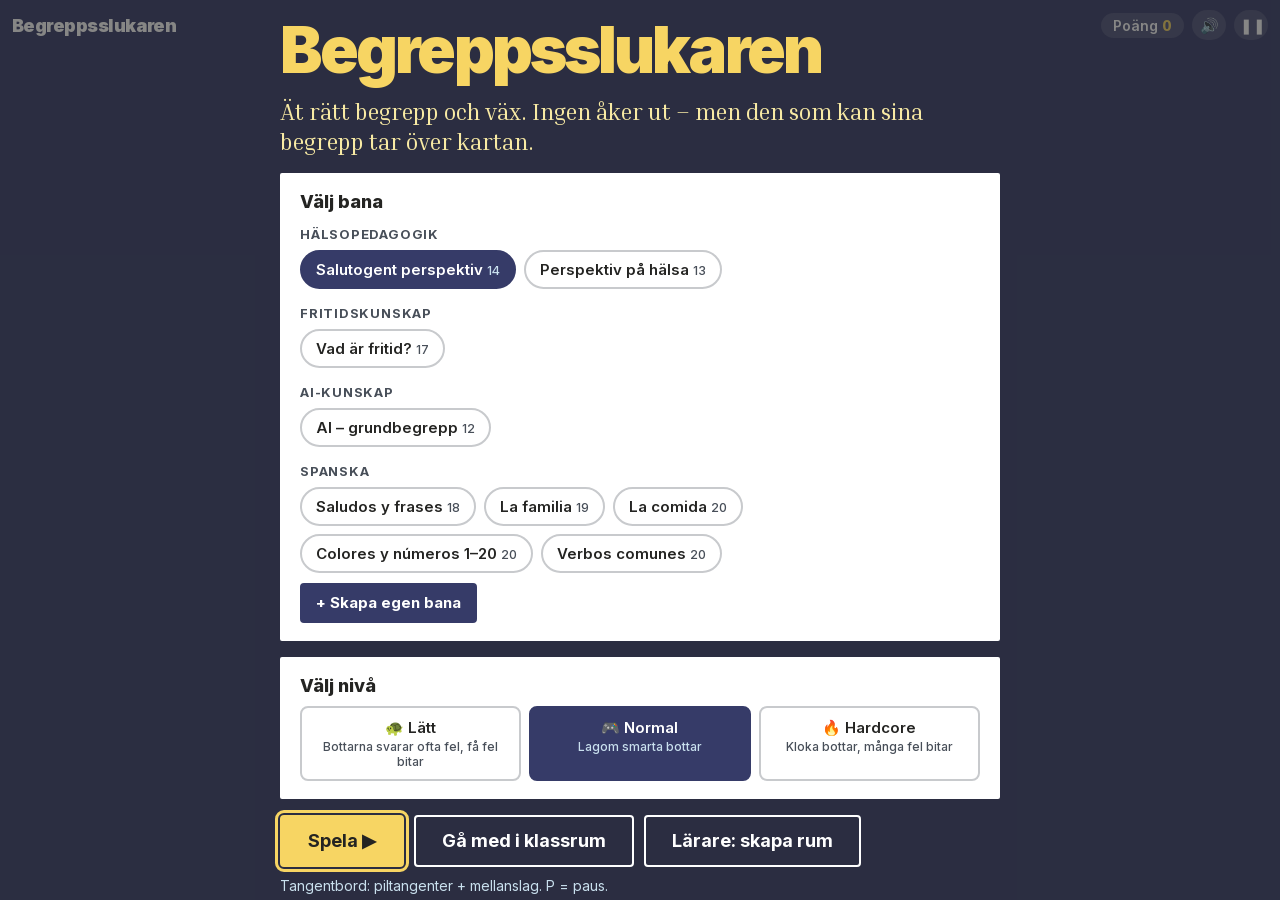
<file: spel/begreppsslukaren.html>
<!doctype html>
<html lang="sv">
<head>
<meta charset="utf-8">
<meta name="viewport" content="width=device-width, initial-scale=1, maximum-scale=1, viewport-fit=cover">
<title>Begreppsslukaren – DLG Arcade</title>
<link rel="icon" href="../assets/img/favicon.svg">
<style>
  .sl-stage canvas{touch-action:none}
  .sl-farger{display:flex;flex-wrap:wrap;gap:8px}
  .sl-farger button{width:44px;height:44px;border-radius:50%;border:3px solid transparent;box-shadow:inset 0 0 0 2px rgba(0,0,0,.2)}
  .sl-farger button[aria-pressed="true"]{border-color:#242422;transform:scale(1.08)}
  .sl-kod{font-size:28px !important;font-weight:900;letter-spacing:.3em;text-transform:uppercase;text-align:center}
  .sl-fel{color:#A43033;font-weight:700;margin:0}
  .sl-lobby{position:absolute;inset:0;z-index:3;display:flex;flex-direction:column;align-items:center;justify-content:center;gap:14px;padding:20px;text-align:center;background:rgba(36,36,34,.55)}
  .sl-lobby .blobb{width:120px;height:120px;border-radius:50%;display:flex;align-items:center;justify-content:center;font-weight:900;font-size:18px;padding:8px;word-break:break-word;border:4px solid #fff}
  .sl-lobby h2{margin:0;font-size:clamp(24px,5vw,40px);font-weight:900;letter-spacing:-.03em}
  .sl-lobby p{margin:0;color:#F8EAA4;font-family:"Inria Serif",Georgia,serif;font-size:20px}
  .sl-natstatus{position:absolute;right:8px;bottom:8px;z-index:3;font-size:12px;background:rgba(0,0,0,.45);padding:4px 8px;border-radius:999px;pointer-events:none}
</style>
</head>
<body>
<script src="../assets/js/banor.js"></script>
<script src="../assets/js/dlg-spel.js"></script>
<script src="../assets/js/slukaren.js"></script>
<script src="../assets/js/slukaren-natet.js"></script>
<script>
/* Begreppsslukaren – ät rätt begrepp och väx.
   Fritt spel: allt körs här, med 9 bots.
   Klassrum (?rum=KOD eller "Gå med i klassrum"): lärarens tavla kör spelet, den här sidan
   skickar bara styrningen och ritar det tavlan skickar. Se assets/js/slukaren-natet.js. */

const SUPABASE_JS = 'https://cdn.jsdelivr.net/npm/@supabase/supabase-js@2.117.3/dist/umd/supabase.js';
const q = new URLSearchParams(location.search);
let aktiv = null;   // pågående spel (fritt eller klassrum), har stopp()

DLGSpel.start({
  id: 'slukaren',
  titel: 'Begreppsslukaren',
  ingress: 'Ät rätt begrepp och väx. Ingen åker ut – men den som kan sina begrepp tar över kartan.',
  instruktion: [
    'Frågan visas stort och allt står stilla. Läs!',
    'Sedan dyker svarsbitar upp på kartan. Ät den med rätt begrepp: du växer och får superkraft i 6 sekunder.',
    'Med superkraft kan du krocka med andra och slå loss 15 % av deras massa. Bitarna kan vem som helst plocka upp.',
    'Fel bit gör att du krymper 10 % och blir långsam en stund. Små smulor ger lite extra.',
    'Styr med musen, piltangenterna/WASD, eller dra med fingret var som helst på skärmen.'
  ],
  nivaText: { latt: 'Bottarna svarar ofta fel, få fel bitar', normal: 'Lagom smarta bottar', hardcore: 'Kloka bottar, många fel bitar' },
  maxPoang: 100000,
  knappar: [],
  startKnappar: [
    { text: 'Gå med i klassrum', klick: () => visaKlassrum() },
    { text: 'Lärare: skapa rum', klick: () => window.open('begreppsslukaren-larare.html', '_blank', 'noopener') }
  ],
  starta: frittSpel,
  onSlut() { stoppa(); }
});

function stoppa() { if (aktiv) { aktiv.stopp(); aktiv = null; } }

/* ---------- gemensamt: canvas, frågevy och storlek ---------- */
function byggScen(stage) {
  stage.innerHTML = '<canvas></canvas>';
  stage.classList.add('sl-stage');
  const cv = stage.querySelector('canvas'), c2 = cv.getContext('2d');
  const s = { cv, c2, W: 0, H: 0, vy: new SL.FragaVy(stage), kam: {} };
  s.storlek = () => {
    const r = stage.getBoundingClientRect(), dpr = Math.min(2, window.devicePixelRatio || 1);
    s.W = r.width; s.H = r.height; cv.width = s.W * dpr; cv.height = s.H * dpr;
    c2.setTransform(dpr, 0, 0, dpr, 0, 0);
  };
  addEventListener('resize', s.storlek);
  s.storlek();
  s.jagPaSkarm = b => b && { x: (b.x - s.kam.x) * s.kam.z + s.W / 2, y: (b.y - s.kam.y) * s.kam.z + s.H / 2, r: SL.radie(b.m) * s.kam.z };
  s.stopp = () => removeEventListener('resize', s.storlek);
  return s;
}

/* ======================================================================
   Fritt spel med bots
   ====================================================================== */
function frittSpel(ctx) {
  stoppa();
  const sc = byggScen(ctx.stage);
  const minFarg = DLGSpel.store.get('slukaren_farg', SL.FARGER[0].hex);
  const varld = new SL.Varld({
    bana: ctx.bana, fragor: ctx.fragor, niva: ctx.niva,
    slutVillkor: { typ: 'fragor', antal: 10 },
    raknaSvar: b => b === jag,
    on: handelse
  });
  const jag = varld.laggTill({ namn: (DLGSpel.store.get('dlg_alias', '') || 'Du').slice(0, 16), farg: minFarg });
  const andraFarger = SL.FARGER.map(f => f.hex).filter(f => f !== minFarg);
  SL.Bot.namn(9).forEach((namn, i) => varld.laggTill({ namn, farg: andraFarger[i % andraFarger.length], bot: true }));
  varld.start();
  window.__slukaren = varld;   // för testerna

  const styr = new SL.Styrning(sc.cv, () => sc.jagPaSkarm(jag));
  let slut = false, last = performance.now(), raf = 0;

  function handelse(typ, d) {
    if (typ === 'ratt' && d.b === jag) { DLGSpel.ljud('ratt'); ctx.toast('+' + Math.round(d.tillvaxt) + ' ⚡'); }
    else if (typ === 'fel' && d.b === jag) { DLGSpel.ljud('fel'); ctx.toast('Fel! −10 %', '#ff6b6b'); }
    else if (typ === 'stold' && d.offer === jag) { DLGSpel.ljud('traff'); ctx.toast('Du blev tagen!', '#ff6b6b'); }
    else if (typ === 'stold' && d.jag === jag) { DLGSpel.ljud('small'); }
    else if (typ === 'fas' && d.fas === 'frys') DLGSpel.ljud('poang');
    else if (typ === 'slut') {
      slut = true;
      const plats = varld.placering(jag);
      setTimeout(() => ctx.slut(Math.round(jag.m) * 10, { rubrik: `Plats ${plats} av ${varld.blobbar.length}` }), 600);
    }
  }

  function loop(nu) {
    if (slut && !aktiv) return;
    const dt = Math.min(0.05, (nu - last) / 1000); last = nu;
    if (!DLGSpel.pausad && !slut) {
      const r = styr.riktning();
      varld.styr(jag.id, r.x, r.y);
      varld.blobbar.forEach(b => b.bot && SL.Bot.styr(varld, b, dt));
      varld.steg(dt);
    }
    SL.kamera(sc.kam, jag, sc.W, sc.H, dt);
    SL.rita(sc.c2, sc.W, sc.H, { L: varld.L, blobbar: varld.blobbar, smulor: varld.smulor.values(), bitar: varld.bitar.values() }, sc.kam, { jag: jag.id, joy: styr.joy });
    sc.vy.visa({ fas: varld.fas, nr: varld.nr, tot: varld.antalFragor, text: varld.fraga && varld.fraga.text, facit: varld.forraSvar,
      fasTid: varld.fasTid, jaktTid: varld.jaktTid, tidKvar: varld.tidKvar, pausad: false });
    ctx.setPoang(Math.round(jag.m) * 10);
    ctx.hud('massa', 'Massa', Math.round(jag.m));
    ctx.hud('plats', 'Plats', varld.placering(jag) + '/' + varld.blobbar.length);
    raf = requestAnimationFrame(loop);
  }
  raf = requestAnimationFrame(loop);
  aktiv = { stopp() { slut = true; cancelAnimationFrame(raf); sc.stopp(); } };
}

/* ======================================================================
   Klassrum – gå med
   ====================================================================== */
function laddaSupabase() {
  if (window.supabase) return Promise.resolve();
  return new Promise((ok, fel) => {
    const s = document.createElement('script'); s.src = SUPABASE_JS; s.onload = ok;
    s.onerror = () => fel(new Error('Kunde inte ladda anslutningen. Kontrollera nätet.'));
    document.head.appendChild(s);
  });
}
const sparad = () => DLGSpel.store.get('slukaren_elev', {});

function visaKlassrum(kodForval) {
  const sp = sparad();
  let farg = sp.farg || DLGSpel.store.get('slukaren_farg', SL.FARGER[0].hex);
  const kod = SLNatet.stadaKod(kodForval || sp.kod || '');
  const o = DLGSpel.overlay(`
    <h1>Gå med i <span>klassrum</span></h1>
    <div class="dlg-box">
      <label class="dlg-small" for="sl-kod">Rummets kod (står på tavlan)</label>
      <input class="dlg-input sl-kod" id="sl-kod" maxlength="4" autocomplete="off" autocapitalize="characters" value="${DLGSpel.esc(kod)}" placeholder="ABCD">
      <label class="dlg-small" for="sl-alias">Ditt alias (max 16 tecken)</label>
      <input class="dlg-input" id="sl-alias" maxlength="16" autocomplete="off" value="${DLGSpel.esc(sp.alias || '')}" placeholder="t.ex. Begreppsbjörnen">
      <p class="dlg-small">Använd inte ditt riktiga fullständiga namn. Läraren kan ta bort olämpliga alias.</p>
      <span class="dlg-small">Välj färg</span>
      <div class="sl-farger" id="sl-farger">${SL.FARGER.map(f => `<button style="background:${f.hex}" data-f="${f.hex}" aria-label="${f.namn}" aria-pressed="${f.hex === farg}"></button>`).join('')}</div>
      <p class="sl-fel" id="sl-msg" role="alert"></p>
      <div class="dlg-row"><button class="dlg-btn" id="sl-gamed">Gå med ▶</button><button class="dlg-btn small dark" id="sl-tillbaka">Tillbaka</button></div>
    </div>`);
  o.querySelectorAll('[data-f]').forEach(b => b.onclick = () => {
    farg = b.dataset.f; o.querySelectorAll('[data-f]').forEach(x => x.setAttribute('aria-pressed', x === b));
  });
  const kodIn = o.querySelector('#sl-kod');
  kodIn.oninput = () => { const p = kodIn.selectionStart; kodIn.value = kodIn.value.toUpperCase(); kodIn.setSelectionRange(p, p); };
  o.querySelector('#sl-tillbaka').onclick = () => { history.replaceState(null, '', location.pathname); DLGSpel.visaStart(); };
  const msg = o.querySelector('#sl-msg'), knapp = o.querySelector('#sl-gamed');
  const gaMed = async () => {
    const k = SLNatet.stadaKod(kodIn.value), alias = o.querySelector('#sl-alias').value.replace(/\s+/g, ' ').trim().slice(0, 16);
    if (k.length !== 4) { msg.textContent = 'Koden har fyra tecken.'; kodIn.focus(); return; }
    if (!alias) { msg.textContent = 'Skriv ett alias.'; o.querySelector('#sl-alias').focus(); return; }
    knapp.disabled = true; msg.textContent = ''; knapp.textContent = 'Ansluter…';
    try {
      await laddaSupabase();
      const pid = sp.kod === k && sp.pid ? sp.pid : SLNatet.nyPid();
      DLGSpel.store.set('slukaren_elev', { kod: k, pid, alias, farg });
      DLGSpel.store.set('slukaren_farg', farg);
      await klassrum(k, pid, alias, farg);
    } catch (e) {
      msg.textContent = e.message; knapp.disabled = false; knapp.textContent = 'Gå med ▶';
    }
  };
  knapp.onclick = gaMed;
  o.querySelectorAll('input').forEach(i => i.addEventListener('keydown', e => { if (e.key === 'Enter') gaMed(); }));
  (kod.length === 4 ? o.querySelector('#sl-alias') : kodIn).focus();
}

/* ======================================================================
   Klassrum – spela. Tavlan är sanningen; här ritas det den skickar.
   ====================================================================== */
async function klassrum(kod, pid, alias, farg) {
  const sp = new SLNatet.Spegel();
  let jagId = null, slut = false, raf = 0, sc = null, styr = null, lobbyEl = null, statusEl = null, ateransluter = false;
  const handelser = {
    data(p) {
      if (p.t === 'e') return personlig(p);
      if (p.t === 'slut') return visaSlut(p);
      if (p.t === 'borttagen') return borttagen();
      if (p.t === 'fas' && p.f === 'frys' && sp.fas.f !== 'frys') DLGSpel.ljud('poang');
      sp.ta(p);
    },
    status(lage) {
      if (!statusEl) return;
      statusEl.textContent = lage === 'rtc' ? '● Ansluten' : lage === 'reserv' ? '● Ansluten (reservläge)' : '○ Tappade anslutningen – ansluter igen…';
      if (lage === 'ner') ateranslut();
    }
  };
  const elev = new SLNatet.Elev(kod, pid, handelser, { reserv: q.get('rtc') === '0' });
  const v = await elev.anslut({ alias, farg });   // kastar fel om rummet inte finns eller aliaset är upptaget
  jagId = v.id;
  window.__elev = { elev, sp, get jagId() { return jagId; }, get sc() { return sc; } };   // för testerna

  stoppa();
  DLGSpel.startaExtern();
  history.replaceState(null, '', location.pathname + '?rum=' + kod);
  sc = byggScen(DLGSpel.stage);
  lobbyEl = document.createElement('div'); lobbyEl.className = 'sl-lobby';
  lobbyEl.innerHTML = `<div class="blobb" style="background:${DLGSpel.esc(farg)};color:${['#A43033', '#205B4F', '#848AC4'].includes(farg) ? '#fff' : '#242422'}">${DLGSpel.esc(alias)}</div>
    <h2>Du är med i rum ${DLGSpel.esc(kod)}!</h2><p>Väntar på att läraren startar… <b class="antal"></b></p>`;
  DLGSpel.stage.appendChild(lobbyEl);
  statusEl = document.createElement('div'); statusEl.className = 'sl-natstatus'; statusEl.textContent = '○ Ansluter…';
  DLGSpel.stage.appendChild(statusEl);
  styr = new SL.Styrning(sc.cv, () => sc.jagPaSkarm(sp.vy(0).blobbar.find(b => b.id === jagId)));

  async function ateranslut() {
    if (ateransluter || slut) return;
    ateransluter = true;
    for (let f = 0; f < 20 && !slut; f++) {
      try { const nv = await elev.anslut({ alias, farg }); jagId = nv.id; break; }
      catch (e) { if (/tagits bort/.test(e.message)) return borttagen(); await new Promise(r => setTimeout(r, 2000)); }
    }
    ateransluter = false;
  }

  function personlig(p) {
    if (p.k === 'ratt') { DLGSpel.ljud('ratt'); DLGSpel.toast('+' + p.v + ' ⚡'); }
    else if (p.k === 'fel') { DLGSpel.ljud('fel'); DLGSpel.toast('Fel! −10 %', '#ff6b6b'); }
    else if (p.k === 'tagen') { DLGSpel.ljud('traff'); DLGSpel.toast('Du blev tagen!', '#ff6b6b'); }
    else if (p.k === 'tog') DLGSpel.ljud('small');
  }

  let last = performance.now();
  function loop(nu) {
    if (slut) return;
    const dt = Math.min(0.05, (nu - last) / 1000); last = nu;
    const vy = sp.vy(dt), jag = vy.blobbar.find(b => b.id === jagId);
    const f = sp.fas;
    lobbyEl.hidden = f.f !== 'lobby';
    if (f.f === 'lobby') lobbyEl.querySelector('.antal').textContent = sp.rost.size ? `(${sp.rost.size} med)` : '';
    const r = styr.riktning();
    elev.styr(f.f === 'jakt' && !f.p ? r.x : 0, f.f === 'jakt' && !f.p ? r.y : 0, dt);
    SL.kamera(sc.kam, jag, sc.W, sc.H, dt);
    SL.rita(sc.c2, sc.W, sc.H, vy, sc.kam, { jag: jagId, joy: styr.joy });
    sc.vy.visa({ fas: f.f, nr: f.nr, tot: f.tot, text: f.text, facit: f.facit, fasTid: sp.fasTid(), jaktTid: f.jt || 15,
      tidKvar: sp.tidKvar(), pausad: !!f.p, pausText: 'Pausat av läraren' });
    if (jag) {
      DLGSpel.setPoang(Math.round(jag.m) * 10);
      DLGSpel.hud('massa', 'Massa', Math.round(jag.m));
      DLGSpel.hud('plats', 'Plats', (1 + vy.blobbar.filter(b => b.m > jag.m).length) + '/' + vy.blobbar.length);
    }
    raf = requestAnimationFrame(loop);
  }
  raf = requestAnimationFrame(loop);

  function stopp() { slut = true; cancelAnimationFrame(raf); sc && sc.stopp(); elev.stang(); }
  aktiv = { stopp };

  function tillStart() { stoppa(); DLGSpel.avslutaExtern(); history.replaceState(null, '', location.pathname); DLGSpel.visaStart(); }

  function borttagen() {
    stopp(); aktiv = null;
    DLGSpel.store.set('slukaren_elev', {});
    const o = DLGSpel.overlay(`<h1>Du är <span>borttagen</span></h1><p class="dlg-lead">Läraren har tagit bort dig från rummet. Prata med läraren om du tror att det blev fel.</p>
      <div class="dlg-row"><button class="dlg-btn" id="sl-ok">Till startsidan</button></div>`);
    o.querySelector('#sl-ok').onclick = tillStart;
  }

  function visaSlut(p) {
    stopp(); aktiv = null;
    DLGSpel.ljud('slut');
    const andel = p.ratt + p.fel ? Math.round(100 * p.ratt / (p.ratt + p.fel)) : 0;
    const o = DLGSpel.overlay(`
      <h1>Plats <span>${p.plats}</span> av ${p.n}</h1>
      <div class="dlg-score">${DLGSpel.fmt(p.massa)}</div><p class="dlg-lead" style="margin-top:-8px">i massa</p>
      <div class="dlg-kpi">
        <div><b>${p.ratt}</b><span>rätt</span></div>
        <div><b>${p.fel}</b><span>fel</span></div>
        <div><b>${andel} %</b><span>träffsäkerhet</span></div>
      </div>
      ${p.missade.length ? `<div class="dlg-box"><h2>Begrepp att öva på</h2><div class="dlg-miss">${p.missade.map(b => `<div><b>${DLGSpel.esc(b.ord)}</b>${DLGSpel.esc(b.def)}</div>`).join('')}</div></div>`
        : (p.ratt ? '<div class="dlg-box"><h2>Inga missar – snyggt!</h2></div>' : '')}
      <p class="dlg-small" style="color:var(--sky)">Klassrumsrundor sparas inte i topplistan.</p>
      <div class="dlg-row"><button class="dlg-btn" id="sl-igen">Gå med i nästa omgång</button><button class="dlg-btn ghost" id="sl-ok">Till startsidan</button></div>`);
    o.querySelector('#sl-ok').onclick = tillStart;
    o.querySelector('#sl-igen').onclick = () => { DLGSpel.avslutaExtern(); visaKlassrum(kod); };
  }
}

if (q.get('rum')) visaKlassrum(q.get('rum'));
</script>
</body>
</html>
</file>
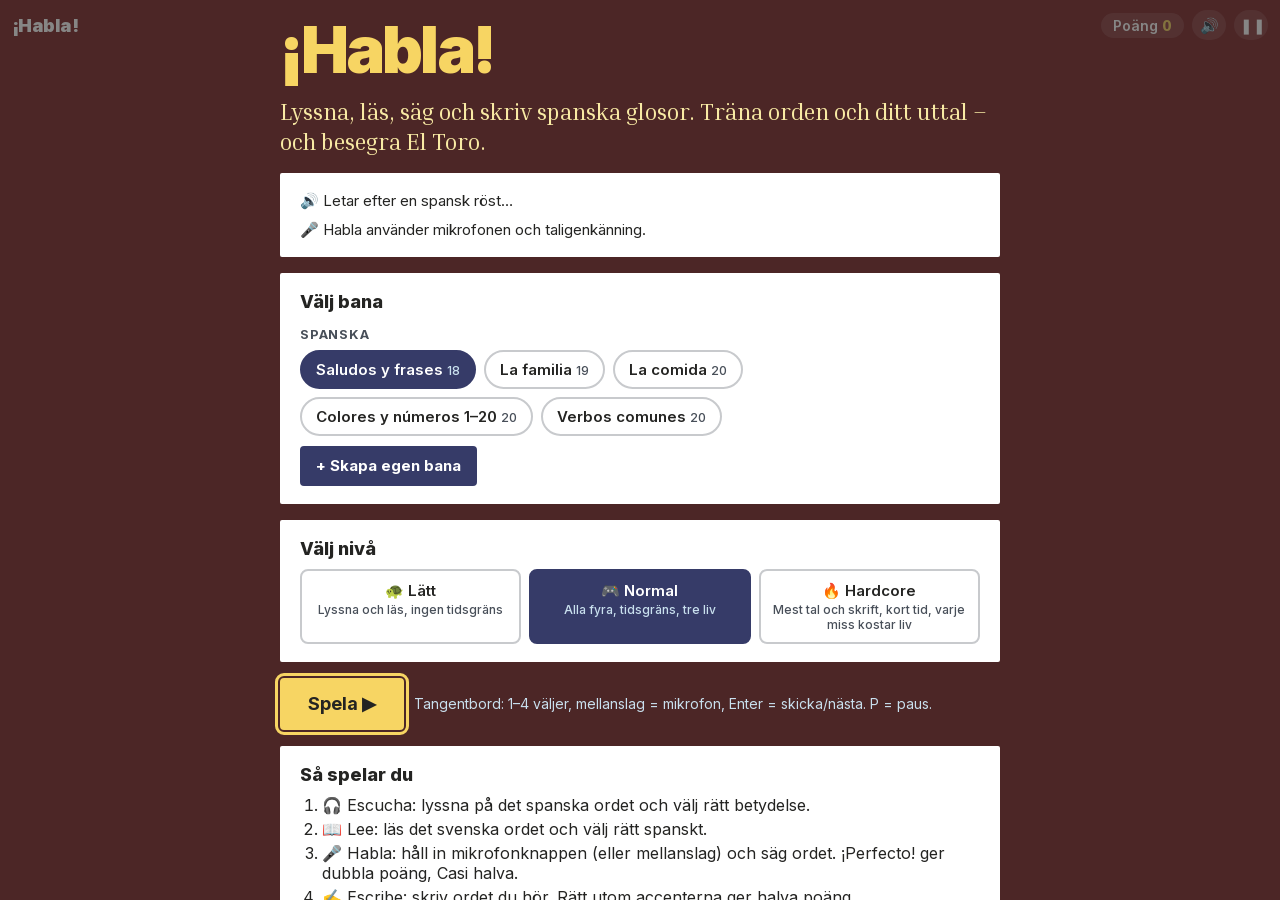
<file: spel/habla.html>
<!doctype html>
<html lang="sv">
<head>
<meta charset="utf-8">
<meta name="viewport" content="width=device-width, initial-scale=1, viewport-fit=cover">
<title>¡Habla! – DLG Arcade</title>
<link rel="icon" href="../assets/img/favicon.svg">
<style>
  .hb-wrap{position:absolute;inset:0;overflow:auto;padding:10px 14px 24px;display:flex;flex-direction:column;align-items:center;user-select:text;-webkit-user-select:text}
  .hb-tid{width:min(680px,100%);height:8px;background:rgba(255,255,255,.2);border-radius:99px;overflow:hidden;margin-bottom:10px;flex:none}
  .hb-tid i{display:block;height:100%;background:#F7D563;transition:background 200ms}
  .hb-tid.lag i{background:#ff6b6b}
  .hb-tid.av{visibility:hidden}
  .hb-kort{width:min(680px,100%);margin-block:auto;background:#fff;color:#242422;border-radius:8px;padding:18px;box-shadow:0 8px 0 rgba(0,0,0,.2);display:flex;flex-direction:column;gap:14px}
  .hb-kort.in{animation:hbIn .3s cubic-bezier(.2,0,0,1)}
  .hb-kort.skak{animation:hbSkak .4s}
  .hb-topp{display:flex;align-items:center;gap:8px;flex-wrap:wrap}
  .hb-badge{background:#363B68;color:#fff;font-weight:800;border-radius:999px;padding:4px 12px;font-size:14px}
  .hb-badge.toro{background:#A43033}
  .hb-uppg{font-size:14px;color:#484F59;font-weight:600}
  .hb-fraga{font-family:"Inria Serif",Georgia,serif;font-size:clamp(28px,6vw,44px);line-height:1.1;text-align:center;margin:4px 0}
  .hb-fraga small{display:block;font-family:Inter,Arial,sans-serif;font-size:14px;color:#484F59;margin-bottom:4px}
  .hb-lyssna{display:flex;gap:10px;justify-content:center;flex-wrap:wrap}
  .hb-knapp{min-height:52px;padding:0 18px;border-radius:8px;border:2px solid #363B68;background:#fff;color:#363B68;font-size:17px;font-weight:700}
  .hb-knapp:hover{background:#C9E0EE}
  .hb-knapp.stor{min-height:64px;font-size:20px;padding:0 26px}
  .hb-knapp.fylld{background:#363B68;color:#fff}
  .hb-knapp.fylld:hover{background:#4a5090}
  .hb-knapp.gron{background:#3fa66b;border-color:#3fa66b;color:#fff}
  .hb-knapp.gul{background:#F7D563;border-color:#d9a400;color:#242422}
  .hb-alt{display:grid;grid-template-columns:1fr 1fr;gap:10px}
  .hb-alt button{min-height:64px;border:2px solid #C8CACD;background:#fff;border-radius:8px;padding:10px 12px 10px 44px;font-size:18px;font-weight:700;text-align:left;position:relative;color:#242422;transition:transform 120ms,background 120ms}
  .hb-alt button:hover:not(:disabled){border-color:#363B68;background:#f3f6fb}
  .hb-alt button:active:not(:disabled){transform:scale(.97)}
  .hb-alt button .n{position:absolute;left:10px;top:50%;transform:translateY(-50%);width:24px;height:24px;border-radius:6px;background:#C9E0EE;font-size:13px;display:grid;place-items:center;color:#242422}
  .hb-alt button:disabled{cursor:default}
  .hb-alt button.ratt{background:#3fa66b;border-color:#3fa66b;color:#fff;animation:hbPop .35s}
  .hb-alt button.fel{background:#A43033;border-color:#A43033;color:#fff;animation:hbSkak .4s}
  .hb-alt button.tona{opacity:.45}
  .hb-mikzon{display:flex;flex-direction:column;align-items:center;gap:10px}
  .hb-mik{width:136px;height:136px;border-radius:50%;border:0;background:#A43033;color:#fff;font-size:52px;box-shadow:0 6px 0 #6e1f22;touch-action:none;-webkit-touch-callout:none;user-select:none;-webkit-user-select:none;transition:transform 120ms}
  .hb-mik.pa{transform:scale(1.07);animation:hbPuls 1s infinite}
  .hb-mik.vantar{opacity:.6}
  .hb-status{font-size:15px;color:#484F59;text-align:center;min-height:22px;font-weight:600}
  .hb-info{background:#C9E0EE;border-radius:8px;padding:14px;display:flex;flex-direction:column;gap:10px;align-items:flex-start}
  .hb-info p{margin:0;font-size:16px;line-height:1.4}
  .hb-skriv{display:flex;flex-direction:column;gap:10px}
  .hb-in{width:100%;font:inherit;font-size:24px;padding:12px 14px;border:2px solid #C8CACD;border-radius:8px;color:#242422}
  .hb-in:focus{border-color:#363B68;outline:none}
  .hb-acc{display:flex;flex-wrap:wrap;gap:6px}
  .hb-acc button{min-width:46px;height:46px;border-radius:8px;border:2px solid #C8CACD;background:#f6f6f6;font-size:20px;font-weight:700;color:#242422}
  .hb-acc button:hover{border-color:#363B68}
  .hb-fb{border-radius:8px;padding:12px 14px;display:flex;flex-direction:column;gap:8px;animation:hbPop .35s cubic-bezier(.2,0,0,1)}
  .hb-fb.gron{background:#E1EFE3;border-left:8px solid #3fa66b}
  .hb-fb.gul{background:#F8EAA4;border-left:8px solid #d9a400}
  .hb-fb.rod{background:#F1D9EA;border-left:8px solid #A43033}
  .hb-fb .rub{font-size:28px;font-weight:900;letter-spacing:-.02em;display:flex;justify-content:space-between;gap:10px;flex-wrap:wrap;align-items:baseline}
  .hb-fb .rub small{font-size:18px;font-weight:800}
  .hb-fb p{margin:0;font-size:16px}
  .hb-facit{font-size:20px}
  .hb-facit b{font-family:"Inria Serif",Georgia,serif;font-size:26px}
  mark.hb-m{background:#ffb3b3;color:#A43033;border-radius:3px;padding:0 1px}
  .hb-rad{display:flex;gap:8px;flex-wrap:wrap;align-items:center}
  .hb-toro{font-size:72px;text-align:center;line-height:1;animation:hbPop .5s}
  .hb-toro-t{font-size:clamp(36px,8vw,56px);font-weight:900;text-align:center;letter-spacing:-.04em;color:#A43033;margin:0}
  .hb-steg{display:flex;gap:6px}
  .hb-steg i{width:16px;height:16px;border-radius:50%;background:#C8CACD}
  .hb-steg i.ok{background:#3fa66b}
  .hb-steg i.nu{background:#F7D563}
  .hb-notis{gap:6px}
  .hb-notis p{margin:0;font-size:15px}
  .hb-notis .varn{color:#A43033;font-weight:700}
  .hb-ts{display:grid;grid-template-columns:120px 1fr 64px;gap:4px 10px;align-items:center}
  .hb-ts b{white-space:nowrap;text-align:right}
  .hb-ts .bar{height:12px;background:#eee;border-radius:99px;overflow:hidden}
  .hb-ts .bar i{display:block;height:100%;background:#3fa66b}
  .hb-ts small{grid-column:2 / 4;color:#484F59;font-size:13px;margin-top:-4px}
  .hb-miss{display:grid;gap:6px;max-height:280px;overflow:auto}
  .hb-miss div{display:flex;gap:10px;align-items:center;border-left:4px solid #A43033;padding:4px 10px;background:#F1D9EA}
  .hb-miss button{flex:none;width:44px;height:40px;border-radius:6px;border:0;background:#fff;font-size:18px}
  .hb-miss span{display:flex;flex-direction:column}
  @keyframes hbIn{from{opacity:0;transform:translateY(12px)}to{opacity:1;transform:none}}
  @keyframes hbPop{0%{transform:scale(.92)}60%{transform:scale(1.03)}100%{transform:scale(1)}}
  @keyframes hbSkak{0%,100%{transform:translateX(0)}20%{transform:translateX(-8px)}40%{transform:translateX(8px)}60%{transform:translateX(-5px)}80%{transform:translateX(5px)}}
  @keyframes hbPuls{0%{box-shadow:0 0 0 0 rgba(164,48,51,.5)}100%{box-shadow:0 0 0 26px rgba(164,48,51,0)}}
  @media (max-width:520px){
    .hb-alt{grid-template-columns:1fr}
    .hb-kort{padding:14px}
    .hb-wrap{padding:8px 10px 20px}
    .hb-ts{grid-template-columns:96px 1fr 58px}
  }
</style>
</head>
<body>
<script src="../assets/js/banor.js"></script>
<script src="../assets/js/dlg-spel.js"></script>
<script>
/* ¡Habla! – spanska glosor och uttal.
   Fyra utmaningar: Escucha (lyssna, välj svenska), Lee (läs svenska, välj spanska),
   Habla (säg ordet, taligenkänning) och Escribe (lyssna, skriv). Var femte runda: El Toro.
   Allt ljud kommer från Web Speech API. Saknas taligenkänning blir Habla självbedömning.
   Testa reservläget: habla.html?mikrofon=av */

const RUNDOR = 20;          // en omgång; var femte runda är El Toro
const TORO_ORD = 5;
const NIVA = {
  latt:     { typer: { escucha: 1, lee: 1 }, rate: 0.8, tid: null, liv: 0, poang: 1, hjalp: true },
  normal:   { typer: { escucha: 1, lee: 1, habla: 1, escribe: 1 }, rate: 1, tid: { escucha: 12, lee: 12, habla: 15, escribe: 25 }, liv: 3, poang: 1.5, hjalp: true },
  hardcore: { typer: { escucha: 1, lee: 1, habla: 4, escribe: 4 }, rate: 1, tid: { escucha: 7, lee: 7, habla: 10, escribe: 16 }, liv: 3, poang: 2.2, hjalp: false, strikt: true }
};
const TYPER = {
  escucha: { namn: 'Escucha', ikon: '🎧', uppg: 'Lyssna och välj rätt betydelse' },
  lee:     { namn: 'Lee',     ikon: '📖', uppg: 'Välj rätt ord på spanska' },
  habla:   { namn: 'Habla',   ikon: '🎤', uppg: 'Säg ordet på spanska' },
  escribe: { namn: 'Escribe', ikon: '✍️', uppg: 'Lyssna och skriv ordet' }
};
const ACCENTER = ['á', 'é', 'í', 'ó', 'ú', 'ñ', 'ü', '¿', '¡'];
const SIFFROR = ['cero', 'uno', 'dos', 'tres', 'cuatro', 'cinco', 'seis', 'siete', 'ocho', 'nueve', 'diez',
  'once', 'doce', 'trece', 'catorce', 'quince', 'dieciséis', 'diecisiete', 'dieciocho', 'diecinueve', 'veinte'];
const ARTIKEL = /^(el|la|los|las|un|una|unos|unas)\s+/;
const MIK_STOPP = ['not-allowed', 'service-not-allowed', 'audio-capture', 'network', 'language-not-supported', 'start'];
const { esc, fmt, shuffle, store } = DLGSpel;

/* ---------- uppläsning (speechSynthesis) ---------- */
const Tal = {
  finns: 'speechSynthesis' in window && 'SpeechSynthesisUtterance' in window,
  lang: 'es-ES', rost: null, laddad: false, onAndrad: null,
  init(lang) {
    this.lang = lang;
    if (!this.finns) { this.laddad = true; return; }
    const valj = () => {
      let v = [];
      try { v = speechSynthesis.getVoices() || []; } catch (e) {}
      const L = x => String(x.lang || '').replace('_', '-').toLowerCase();
      const vill = lang.toLowerCase(), pre = vill.split('-')[0];
      // hellre en vanlig röst (Mónica, Google, Microsoft) än macOS lekröster som Eddy och Grandpa
      const bra = x => (/google|microsoft|m[oó]nica|jorge|paulina|marisol|helena|laura|pablo|[aá]lvaro|elvira/i.test(x.name) ? 2 : 0)
        - (/eddy|flo|grand|reed|rocko|sandy|shelley/i.test(x.name) ? 2 : 0) + (x.localService === false ? 0 : 0.5);
      const basta = lista => lista.sort((a, b) => bra(b) - bra(a))[0];
      this.rost = basta(v.filter(x => L(x) === vill)) || basta(v.filter(x => L(x).split('-')[0] === pre)) || null;
      if (v.length) this.laddad = true;
      this.onAndrad && this.onAndrad();
    };
    valj();
    try { speechSynthesis.addEventListener('voiceschanged', valj); } catch (e) { speechSynthesis.onvoiceschanged = valj; }
    // vissa webbläsare skickar aldrig voiceschanged
    setTimeout(() => { this.laddad = true; valj(); }, 2500);
  },
  saga(text, rate = 1) {
    return new Promise(res => {
      let klar = false;
      const fardig = () => { if (!klar) { klar = true; clearTimeout(t); res(); } };
      const t = setTimeout(fardig, 1500 + String(text).length * 140 / rate);
      if (!this.finns) return fardig();
      try {
        speechSynthesis.cancel();
        speechSynthesis.resume();
        const u = new SpeechSynthesisUtterance(text);
        u.lang = this.rost ? this.rost.lang : this.lang;
        if (this.rost) u.voice = this.rost;
        u.rate = rate;
        u.onend = fardig; u.onerror = fardig;
        this.u = u; // annars kan Chrome städa bort den mitt i
        speechSynthesis.speak(u);
      } catch (e) { fardig(); }
    });
  },
  tyst() { try { this.finns && speechSynthesis.cancel(); } catch (e) {} }
};

/* ---------- taligenkänning ---------- */
const SR = window.SpeechRecognition || window.webkitSpeechRecognition;
const tvingaAv = /^(av|0|nej|off)$/i.test(new URLSearchParams(location.search).get('mikrofon') || '');
let talOk = !!SR && !tvingaAv;

// Startar ett försök. Mikrofonen är bara på tills stop()/avbryt() eller tystnad.
function spelaIn(lang) {
  let r;
  try { r = new SR(); } catch (e) { return null; }
  const alts = []; let fel = null, fardig;
  const klart = new Promise(res => {
    let klar = false;
    fardig = () => { if (!klar) { klar = true; res({ alts, fel }); } };
  });
  try {
    r.lang = lang; r.maxAlternatives = 5; r.interimResults = false; r.continuous = false;
    r.onresult = e => {
      for (let i = e.resultIndex; i < e.results.length; i++)
        for (let j = 0; j < e.results[i].length; j++) { const t = (e.results[i][j].transcript || '').trim(); if (t) alts.push(t); }
    };
    r.onerror = e => { fel = e.error || 'fel'; };
    r.onend = fardig;
    r.start();
  } catch (e) { fel = 'start'; fardig(); }
  return {
    klart,
    stop() { try { r.stop(); } catch (e) {} setTimeout(fardig, 7000); },
    avbryt() { try { r.abort(); } catch (e) {} fardig(); }
  };
}

/* ---------- jämförelser ---------- */
function lev(a, b) {
  if (a === b) return 0;
  const m = a.length, n = b.length;
  if (!m) return n; if (!n) return m;
  let f = Array.from({ length: n + 1 }, (_, j) => j);
  for (let i = 1; i <= m; i++) {
    const r = [i];
    for (let j = 1; j <= n; j++) r[j] = Math.min(f[j] + 1, r[j - 1] + 1, f[j - 1] + (a[i - 1] === b[j - 1] ? 0 : 1));
    f = r;
  }
  return f[n];
}
const utanAccent = s => s.normalize('NFD').replace(/[̀-ͯ]/g, '');
// gemener, siffror som ord, utan accenter och skiljetecken
function norm(s) {
  s = String(s).toLowerCase().replace(/\d+/g, d => SIFFROR[+d] ? ' ' + SIFFROR[+d] + ' ' : d);
  return utanAccent(s).replace(/[^a-z0-9\s]/g, ' ').replace(/\s+/g, ' ').trim();
}
// Artikeln får saknas: jämför själva ordet, så att artikeln inte gör likheten högre än uttalet förtjänar.
const karna = s => { const n = norm(s), u = n.replace(ARTIKEL, ''); return u || n; };
function likhet(svar, hort) {
  const a = karna(svar), b = karna(hort), l = Math.max(a.length, b.length);
  return l ? 1 - lev(a, b) / l : 0;
}
// Escribe: 'ratt', 'accent', 'artikel' eller 'fel'. Skiljetecken och versaler räknas inte.
function kollaSkrivet(svar, skrivet) {
  const p = s => String(s).normalize('NFC').toLowerCase().replace(/[¿?¡!.,;:]/g, '').replace(/\s+/g, ' ').trim();
  const a = p(svar), b = p(skrivet);
  if (a === b) return 'ratt';
  if (utanAccent(a) === utanAccent(b)) return 'accent';
  const ua = a.replace(ARTIKEL, '');
  if (ua !== a && (ua === b || utanAccent(ua) === utanAccent(b))) return 'artikel';
  return 'fel';
}
// Rätt stavning med de bokstäver eleven missade eller skrev fel markerade.
function markera(svar, skrivet) {
  const a = [...String(svar).normalize('NFC')], b = [...String(skrivet).normalize('NFC').toLowerCase()];
  const m = a.length, n = b.length;
  const d = Array.from({ length: m + 1 }, (_, i) => Array.from({ length: n + 1 }, (_, j) => i ? (j ? 0 : i) : j));
  for (let i = 1; i <= m; i++) for (let j = 1; j <= n; j++)
    d[i][j] = Math.min(d[i - 1][j] + 1, d[i][j - 1] + 1, d[i - 1][j - 1] + (a[i - 1].toLowerCase() === b[j - 1] ? 0 : 1));
  const fel = new Array(m).fill(false);
  let i = m, j = n;
  while (i > 0) {
    if (j > 0 && d[i][j] === d[i - 1][j - 1] + (a[i - 1].toLowerCase() === b[j - 1] ? 0 : 1)) { fel[i - 1] = a[i - 1].toLowerCase() !== b[j - 1]; i--; j--; }
    else if (d[i][j] === d[i - 1][j] + 1) { fel[i - 1] = true; i--; }
    else j--;
  }
  return a.map((c, k) => fel[k] && !/[¿?¡!.,\s]/.test(c) ? `<mark class="hb-m">${esc(c)}</mark>` : esc(c)).join('');
}
// Distraktorer: helst ord som liknar svaret.
function distraktorer(b, antal) {
  const mal = norm(b.ord).replace(ARTIKEL, '');
  const kand = G.pool.filter(x => x.ord !== b.ord && x.def !== b.def)
    .map(x => ({ x, d: lev(mal, norm(x.ord).replace(ARTIKEL, '')) + Math.random() * 1.5 }))
    .sort((p, q) => p.d - q.d);
  const valda = [];
  for (const { x } of kand.slice(0, antal + 3)) if (!valda.some(v => v.ord === x.ord || v.def === x.def)) valda.push(x);
  return shuffle(valda).slice(0, antal);
}

/* ---------- egna banor: "spanska ; svenska" ---------- */
function tolkaGlosor(text) {
  return text.split(/\r?\n/).map(r => r.trim()).filter(Boolean).map(r => {
    const m = r.match(/^(.+?)\s*(?:;|\t|\s[-–—]\s)\s*(.+)$/);
    return m ? { ord: m[1].trim(), def: m[2].trim() } : null;
  }).filter(Boolean);
}

let G = null; // spelets tillstånd

DLGSpel.start({
  id: 'habla',
  titel: '¡Habla!',
  farg: '#7E2A2D',
  ingress: 'Lyssna, läs, säg och skriv spanska glosor. Träna orden och ditt uttal – och besegra El Toro.',
  instruktion: [
    '🎧 Escucha: lyssna på det spanska ordet och välj rätt betydelse.',
    '📖 Lee: läs det svenska ordet och välj rätt spanskt.',
    '🎤 Habla: håll in mikrofonknappen (eller mellanslag) och säg ordet. ¡Perfecto! ger dubbla poäng, Casi halva.',
    '✍️ Escribe: skriv ordet du hör. Rätt utom accenterna ger halva poäng.',
    'Snabba svar ger mer poäng. Rätt i rad ger kombo ×2, ×3 och ×4. En miss nollställer kombon.',
    'Var femte runda kommer El Toro 🐂: fem ord i rad. En miss avslutar rundan, klarar du alla fem blir det stor bonus.'
  ],
  nivaText: { latt: 'Lyssna och läs, ingen tidsgräns', normal: 'Alla fyra, tidsgräns, tre liv', hardcore: 'Mest tal och skrift, kort tid, varje miss kostar liv' },
  tangentText: 'Tangentbord: 1–4 väljer, mellanslag = mikrofon, Enter = skicka/nästa. P = paus.',
  maxPoang: 200000,
  knappar: [],
  banFilter: b => /^es/i.test(b.sprak || ''),
  nyBana: {
    hjalp: 'En glosa per rad: <b>spanska ; svenska</b> (tab eller " - " fungerar också). Skriv med artikel, t.ex. <b>la manzana ; äpplet</b>. Minst 4 rader.',
    placeholder: 'la manzana ; äpplet\nel pan ; brödet\nel queso ; osten\nla leche ; mjölken',
    tolka: tolkaGlosor,
    extra: { sprak: 'es-ES' }
  },
  onStart: ritaNotis,
  starta: startaSpel,
  onPaus(p) { if (p && G) { Tal.tyst(); avbrytInspelning(); } },
  onSlut() { if (G) { G.slut = true; clearTimeout(G.auto); Tal.tyst(); avbrytInspelning(); } },
  resultat
});
Tal.init('es-ES');

/* ---------- startskärmens info om röst och mikrofon ---------- */
function ritaNotis(o) {
  let el = o && o.querySelector('#hb-notis');
  if (o && !el) {
    el = document.createElement('div');
    el.className = 'dlg-box hb-notis'; el.id = 'hb-notis';
    const lead = o.querySelector('.dlg-lead');
    lead ? lead.after(el) : o.querySelector('.dlg-panel').prepend(el);
  }
  el = el || document.getElementById('hb-notis');
  if (!el) return;
  const rost = !Tal.finns ? '<p class="varn">⚠️ Webbläsaren kan inte läsa upp text. Escucha och Escribe visas som text i stället.</p>'
    : !Tal.laddad ? '<p>🔊 Letar efter en spansk röst…</p>'
    : !Tal.rost ? '<p class="varn">⚠️ Ingen spansk röst hittades på den här enheten, så uppläsningen kan låta fel. Prova Chrome eller Edge, eller installera en spansk röst i enhetens inställningar för tal.</p>'
    : `<p>🔊 Spansk röst: ${esc(Tal.rost.name)} (${esc(Tal.rost.lang)})</p>`;
  const mik = talOk ? '<p>🎤 Habla använder mikrofonen och taligenkänning.</p>'
    : '<p>🎤 Taligenkänning finns inte här' + (tvingaAv ? ' (avstängd)' : ' (fungerar bäst i Chrome och Edge)') + '. I Habla säger du ordet högt och bedömer dig själv.</p>';
  el.innerHTML = rost + mik;
}
Tal.onAndrad = () => ritaNotis(null);

/* ---------- spelet ---------- */
function startaSpel(ctx) {
  const N = NIVA[ctx.niva];
  if (ctx.bana.sprak && ctx.bana.sprak !== Tal.lang) Tal.init(ctx.bana.sprak);
  ctx.stage.innerHTML = '<div class="hb-wrap"><div class="hb-tid av"><i></i></div><div class="hb-kort" id="hb-kort"></div></div>';
  const pool = [];
  (ctx.bana.pool || ctx.bana.begrepp).forEach(b => { if (!pool.some(x => x.ord === b.ord)) pool.push(b); });
  G = {
    ctx, N, pool, lang: ctx.bana.sprak || 'es-ES', ovning: !!ctx.bana.ovning,
    rundor: ctx.bana.ovning ? Math.min(RUNDOR, Math.max(8, ctx.bana.begrepp.length * 2)) : RUNDOR,
    kort: ctx.stage.querySelector('#hb-kort'), tidEl: ctx.stage.querySelector('.hb-tid'),
    poang: 0, liv: N.liv, runda: 0, svit: 0, basta: 0,
    lage: 'start', qid: 0, recId: 0, rec: null, spelarIn: false, vantar: false,
    klocka: false, aktiv: 0, tidMax: 0, tick: 0,
    boss: null, klar: false, slut: false,
    stat: Object.fromEntries(Object.keys(TYPER).map(t => [t, { forsok: 0, ratt: 0, nastan: 0 }])),
    missade: new Map()
  };
  const g = G;
  let last = performance.now();
  (function loop(now) {
    if (g.slut || g !== G) return;
    const dt = Math.min(0.1, (now - last) / 1000); last = now;
    if (!DLGSpel.pausad && g.lage === 'fraga' && g.klocka && !g.spelarIn && !g.vantar) {
      g.aktiv += dt;
      if (g.tidMax) {
        const kvar = Math.max(0, g.tidMax - g.aktiv);
        g.tidEl.firstChild.style.width = (100 * kvar / g.tidMax) + '%';
        g.tidEl.classList.toggle('lag', kvar < 3);
        if (kvar < 3 && Math.ceil(kvar) !== g.tick) { g.tick = Math.ceil(kvar); if (g.tick > 0) DLGSpel.ljud('poang'); }
        if (kvar <= 0) avgor('tid');
      }
    }
    requestAnimationFrame(loop);
  })(last);
  uppdateraHud();
  nastaRunda();
}

const kombo = () => G.svit >= 10 ? 4 : G.svit >= 6 ? 3 : G.svit >= 3 ? 2 : 1;

function uppdateraHud() {
  G.ctx.hud('runda', 'Runda', `${Math.max(1, G.runda)}/${G.rundor}`);
  G.ctx.hud('liv', 'Liv', G.N.liv ? ('♥'.repeat(Math.max(0, G.liv)) || '–') : '∞');
  G.ctx.hud('kombo', 'Kombo', '×' + kombo());
}

function valjTyp() {
  const t = Object.entries(G.N.typer), sum = t.reduce((s, [, v]) => s + v, 0);
  let r = Math.random() * sum;
  for (const [k, v] of t) { r -= v; if (r <= 0) return k; }
  return t[0][0];
}
const nastaOrd = () => G.ctx.fragor.nasta(1).begrepp;

function nastaRunda() {
  if (G.slut) return;
  G.runda++;
  if (G.runda > G.rundor) { G.klar = true; return G.ctx.slut(G.poang); }
  uppdateraHud();
  if (!G.ovning && G.runda % 5 === 0) return visaToro();
  stall(valjTyp(), nastaOrd());
}

/* ---------- El Toro ---------- */
function toroTyp() {
  if (!G.N.typer.habla) return Tal.finns ? 'escucha' : 'lee';
  return talOk ? 'habla' : Tal.finns ? 'escribe' : 'lee';
}
function visaToro() {
  const ord = [];
  for (let f = 0; ord.length < TORO_ORD && f < 40; f++) { const b = nastaOrd(); if (!ord.includes(b) || f > 30) ord.push(b); }
  G.boss = { ord, steg: 0, typ: toroTyp(), fail: false };
  G.lage = 'toro'; G.qid++;
  G.tidEl.classList.add('av');
  const vad = G.boss.typ === 'habla' ? 'Säg fem ord i rad' : G.boss.typ === 'escribe' ? 'Skriv fem ord i rad' : 'Klara fem ord i rad';
  G.kort.className = 'hb-kort in';
  G.kort.innerHTML = `
    <div class="hb-toro">🐂</div>
    <h2 class="hb-toro-t">¡El Toro!</h2>
    <p class="hb-fraga" style="font-size:22px">${vad}. En miss avslutar rundan.<br>Klarar du alla fem väntar en stor bonus.</p>
    <div class="hb-lyssna"><button class="hb-knapp stor fylld" id="hb-vamos">¡Vamos! ▶</button></div>`;
  G.kort.querySelector('#hb-vamos').onclick = startaToro;
  G.kort.querySelector('#hb-vamos').focus({ preventScroll: true });
  DLGSpel.ljud('niva');
}
function startaToro() {
  if (G.lage !== 'toro') return;
  stall(G.boss.typ, G.boss.ord[0]);
}

/* ---------- en fråga ---------- */
function stall(typ, b) {
  clearTimeout(G.auto);
  avbrytInspelning();
  Tal.tyst();
  const N = G.N, qid = ++G.qid;
  Object.assign(G, { typ, b, lage: 'fraga', klocka: false, aktiv: 0, tick: 0, sjalv: typ === 'habla' && !talOk, facit: false, alt: null, horde: '' });
  G.tidMax = N.tid ? N.tid[typ] : 0;
  G.tidEl.classList.toggle('av', !G.tidMax);
  G.tidEl.classList.remove('lag');
  G.tidEl.firstChild.style.width = '100%';

  const t = TYPER[typ];
  const toro = G.boss ? `<span class="hb-badge toro">🐂 El Toro</span><span class="hb-steg">${G.boss.ord.map((_, i) => `<i class="${i < G.boss.steg ? 'ok' : i === G.boss.steg ? 'nu' : ''}"></i>`).join('')}</span>` : '';
  let html = `<div class="hb-topp">${toro}<span class="hb-badge">${t.ikon} ${t.namn}</span><span class="hb-uppg">${G.sjalv ? 'Säg ordet högt och bedöm dig själv' : t.uppg}</span></div>`;
  const lyssnaKnappar = `<div class="hb-lyssna"><button class="hb-knapp" data-spela="1">🔊 Lyssna igen</button><button class="hb-knapp" data-spela="0.7">🐢 Långsamt</button></div>`;

  if (typ === 'escucha' || typ === 'lee') {
    const andra = distraktorer(b, 3);
    G.alt = shuffle([b, ...andra]).map(x => ({ x, ratt: x === b, text: typ === 'escucha' ? x.def : x.ord }));
    if (typ === 'escucha') html += Tal.finns ? `<div class="hb-fraga"><small>Vad betyder ordet du hör?</small>🎧</div>${lyssnaKnappar}`
      : `<div class="hb-fraga"><small>Vad betyder…</small>${esc(b.ord)}</div>`;
    else html += `<div class="hb-fraga"><small>Vad heter det på spanska?</small>${esc(b.def)}</div>`;
    html += `<div class="hb-alt">${G.alt.map((a, i) => `<button data-i="${i}"><span class="n">${i + 1}</span>${esc(a.text)}</button>`).join('')}</div>`;
  } else if (typ === 'habla') {
    html += `<div class="hb-fraga"><small>Säg på spanska:</small>${esc(b.def)}</div>`;
    html += G.sjalv ? sjalvHtml() : mikInfoOk() ? mikHtml() : infoHtml();
  } else {
    const hjalp = !Tal.finns ? `<div class="hb-fraga"><small>Skriv på spanska:</small>${esc(b.def)}</div>`
      : `<div class="hb-fraga"><small>Skriv ordet du hör</small>✍️</div>${lyssnaKnappar}${N.hjalp ? `<p class="hb-status">Betyder: ${esc(b.def)}</p>` : ''}`;
    html += `${hjalp}<div class="hb-skriv">
      <input class="hb-in" id="hb-in" autocomplete="off" autocapitalize="off" autocorrect="off" spellcheck="false" lang="es" aria-label="Skriv ordet på spanska">
      <div class="hb-acc">${ACCENTER.map(c => `<button data-acc="${c}" aria-label="Skriv ${c}">${c}</button>`).join('')}</div>
      <button class="hb-knapp stor fylld" id="hb-skicka">Skicka ⏎</button></div>`;
  }
  G.kort.className = 'hb-kort';
  void G.kort.offsetWidth;
  G.kort.className = 'hb-kort in';
  G.kort.innerHTML = html;
  bindFraga();

  // klockan startar när uppläsningen är klar
  if ((typ === 'escucha' || typ === 'escribe') && Tal.finns) {
    Tal.saga(b.ord, N.rate).then(() => { if (qid === G.qid && G.lage === 'fraga') G.klocka = true; });
  } else if (typ !== 'habla' || G.sjalv || mikInfoOk()) G.klocka = true;
  if (typ === 'escribe') setTimeout(() => { const i = document.getElementById('hb-in'); i && i.focus({ preventScroll: true }); }, 50);
  else if (document.activeElement && document.activeElement !== document.body) document.activeElement.blur();
}

const mikInfoOk = () => store.get('dlg_habla_mikinfo', false);
const mikHtml = () => `<div class="hb-mikzon"><button class="hb-mik" id="hb-mik" aria-label="Håll in och prata">🎤</button><div class="hb-status" id="hb-status">Håll in knappen (eller mellanslag) och säg ordet</div></div>`;
const infoHtml = () => `<div class="hb-info"><p>🎤 Mikrofonen används bara medan du håller in knappen. Inget sparas. I Chrome tolkas talet av Googles taltjänst.</p><button class="hb-knapp fylld" id="hb-infook">Jag förstår ▶</button></div>`;
const sjalvHtml = () => `<div class="hb-mikzon" id="hb-sjalv"><div class="hb-status">Säg ordet högt på spanska. Tryck sedan på Visa facit.</div><button class="hb-knapp stor fylld" id="hb-facitknapp">Visa facit 🔊</button></div>`;

function bindFraga() {
  const k = G.kort;
  k.querySelectorAll('[data-spela]').forEach(btn => btn.onclick = () => { if (!G.spelarIn) Tal.saga(G.b.ord, G.N.rate * Number(btn.dataset.spela)); });
  k.querySelectorAll('[data-i]').forEach(btn => btn.onclick = () => valjAlt(+btn.dataset.i));
  const ok = k.querySelector('#hb-infook');
  if (ok) ok.onclick = kvitteraInfo;
  bindMik();
  const fk = k.querySelector('#hb-facitknapp');
  if (fk) fk.onclick = visaFacit;
  const inp = k.querySelector('#hb-in');
  if (inp) {
    inp.addEventListener('keydown', e => { if (e.key === 'Enter') { e.preventDefault(); skickaSkrivet(); } });
    k.querySelector('#hb-skicka').onclick = skickaSkrivet;
    k.querySelectorAll('[data-acc]').forEach(btn => {
      btn.addEventListener('mousedown', e => e.preventDefault()); // behåll fokus i rutan
      btn.onclick = () => {
        const s = inp.selectionStart ?? inp.value.length, e = inp.selectionEnd ?? s;
        inp.setRangeText(btn.dataset.acc, s, e, 'end');
        inp.focus({ preventScroll: true });
      };
    });
  }
}

function bindMik() {
  const mik = G.kort.querySelector('#hb-mik');
  if (!mik) return;
  mik.addEventListener('pointerdown', e => { e.preventDefault(); try { mik.setPointerCapture(e.pointerId); } catch (x) {} mikNed(); });
  ['pointerup', 'pointercancel', 'lostpointercapture'].forEach(t => mik.addEventListener(t, () => mikUpp()));
  mik.addEventListener('contextmenu', e => e.preventDefault());
}

function kvitteraInfo() {
  store.set('dlg_habla_mikinfo', true);
  if (G.lage !== 'fraga' || G.typ !== 'habla') return;
  const info = G.kort.querySelector('.hb-info');
  if (info) { info.outerHTML = mikHtml(); bindMik(); }
  G.klocka = true;
}

/* --- flerval --- */
function valjAlt(i) {
  if (G.lage !== 'fraga' || !G.alt || !G.alt[i]) return;
  const a = G.alt[i];
  G.kort.querySelectorAll('[data-i]').forEach((btn, j) => {
    btn.disabled = true;
    if (G.alt[j].ratt) btn.classList.add('ratt');
    else if (j === i) btn.classList.add('fel');
    else btn.classList.add('tona');
  });
  avgor(a.ratt ? 'ratt' : 'fel', { valt: a.text });
}

/* --- Escribe --- */
function skickaSkrivet() {
  if (G.lage !== 'fraga' || G.typ !== 'escribe') return;
  const inp = document.getElementById('hb-in');
  const v = inp ? inp.value.trim() : '';
  if (!v) { inp && inp.focus(); return; }
  const r = kollaSkrivet(G.b.ord, v);
  inp.disabled = true;
  avgor(r === 'ratt' ? 'ratt' : r === 'fel' ? 'fel' : 'nastan', { skrivet: v, orsak: r });
}

/* --- Habla med mikrofon --- */
function mikNed() {
  if (!G || G.lage !== 'fraga' || G.typ !== 'habla' || G.sjalv || G.rec || G.vantar || DLGSpel.pausad) return;
  if (!mikInfoOk()) return;
  Tal.tyst();
  const rec = spelaIn(G.lang);
  if (!rec) return tillSjalvbedomning();
  const rid = ++G.recId;
  G.rec = rec; G.spelarIn = true;
  mikUi('pa', 'Lyssnar… släpp när du har sagt ordet');
  clearTimeout(G.recMax);
  G.recMax = setTimeout(mikUpp, 7000);
  rec.klart.then(r => {
    if (!G || rid !== G.recId || G.slut) return;
    clearTimeout(G.recMax);
    G.rec = null; G.spelarIn = false; G.vantar = false;
    hanteraHort(r);
  });
}
function mikUpp() {
  if (!G || !G.rec || !G.spelarIn) return;
  G.spelarIn = false; G.vantar = true;
  mikUi('vantar', 'Tolkar…');
  G.rec.stop();
}
function avbrytInspelning() {
  if (!G) return;
  clearTimeout(G.recMax);
  G.recId++;
  if (G.rec) G.rec.avbryt();
  G.rec = null; G.spelarIn = false; G.vantar = false;
  mikUi('', 'Håll in knappen (eller mellanslag) och säg ordet');
}
function mikUi(klass, text) {
  const m = G && G.kort && G.kort.querySelector('#hb-mik'), s = G && G.kort && G.kort.querySelector('#hb-status');
  if (m) m.className = 'hb-mik' + (klass ? ' ' + klass : '');
  if (s) s.textContent = text;
}
function hanteraHort({ alts, fel }) {
  if (G.lage !== 'fraga') return;
  if (fel && MIK_STOPP.includes(fel)) return tillSjalvbedomning(fel === 'network' ? 'Taltjänsten svarar inte.' : 'Mikrofonen kunde inte användas.');
  if (!alts.length) { mikUi('', 'Jag hörde ingenting. Håll in knappen medan du pratar (och tillåt mikrofonen om webbläsaren frågar).'); return; }
  let bast = { t: alts[0], l: -1 };
  alts.forEach(t => { const l = likhet(G.b.ord, t); if (l > bast.l) bast = { t, l }; });
  avgor(bast.l >= 0.9 ? 'perfekt' : bast.l >= 0.7 ? 'nastan' : 'fel', { hort: bast.t, likhet: bast.l });
}

/* --- Habla utan taligenkänning: självbedömning --- */
function tillSjalvbedomning(orsak) {
  talOk = false;
  if (G.boss && G.boss.typ === 'habla') G.boss.typ = toroTyp();
  if (orsak) G.ctx.toast('Du bedömer själv', '#F8EAA4');
  if (G.lage !== 'fraga') return;
  if (G.boss) return stall(G.boss.typ, G.b);
  stall('habla', G.b);
  const s = G.kort.querySelector('#hb-sjalv .hb-status');
  if (s && orsak) s.textContent = orsak + ' Säg ordet högt på spanska och tryck sedan på Visa facit.';
}
function visaFacit() {
  if (G.lage !== 'fraga' || !G.sjalv || G.facit) return;
  G.facit = true; G.klocka = false;
  const z = G.kort.querySelector('#hb-sjalv');
  z.innerHTML = `<div class="hb-facit" style="text-align:center"><b>${esc(G.b.ord)}</b></div>
    <div class="hb-lyssna"><button class="hb-knapp" data-spela="1">🔊 Igen</button><button class="hb-knapp" data-spela="0.7">🐢 Långsamt</button></div>
    <div class="hb-status">Lät det som du sa?</div>
    <div class="hb-lyssna"><button class="hb-knapp stor gron" id="hb-sjratt">✔ Rätt <small>(1)</small></button><button class="hb-knapp stor gul" id="hb-sjnast">≈ Nästan <small>(2)</small></button></div>`;
  z.querySelectorAll('[data-spela]').forEach(btn => btn.onclick = () => Tal.saga(G.b.ord, G.N.rate * Number(btn.dataset.spela)));
  z.querySelector('#hb-sjratt').onclick = () => avgor('ratt', { sjalv: true });
  z.querySelector('#hb-sjnast').onclick = () => avgor('nastan', { sjalv: true });
  Tal.saga(G.b.ord, G.N.rate);
}

/* ---------- avgörande, poäng och feedback ---------- */
function avgor(res, info = {}) {
  if (!G || G.lage !== 'fraga') return;
  G.lage = 'svar'; G.klocka = false;
  avbrytInspelning();
  const { b, typ, N } = G;
  const ok = res === 'perfekt' || res === 'ratt', nastan = res === 'nastan';
  const st = G.stat[typ];
  st.forsok++; if (ok) st.ratt++; else if (nastan) st.nastan++;
  if (res === 'tid' && G.alt) G.kort.querySelectorAll('[data-i]').forEach((btn, j) => { btn.disabled = true; btn.classList.add(G.alt[j].ratt ? 'ratt' : 'tona'); });
  const inp = document.getElementById('hb-in'); if (inp) inp.disabled = true;

  // motorns viktning: missade ord kommer oftare
  const x = G.ctx.fragor.lista.find(y => y.ord === b.ord);
  if (x) {
    G.ctx.fragor.svara(x, ok || nastan);
    if (nastan) x.vikt = Math.min(6, x.vikt + 1.5);
  }
  if (!ok) { const m = G.missade.get(b.ord) || { b, typer: new Set() }; m.typer.add(typ); G.missade.set(b.ord, m); }

  let p = 0;
  const forre = kombo();
  if (ok || nastan) {
    const fart = G.tidMax ? Math.max(0, 1 - G.aktiv / G.tidMax) : Math.max(0, 1 - G.aktiv / 12);
    p = (100 + Math.round(100 * fart)) * forre * N.poang;
    if (res === 'perfekt') p *= 2;
    if (nastan) p *= 0.5;
    p = Math.round(p);
    G.poang += p; G.ctx.setPoang(G.poang);
  }
  if (ok) { G.svit++; G.basta = Math.max(G.basta, G.svit); }
  else if (!nastan) G.svit = 0;
  if (kombo() > forre) G.ctx.toast('Kombo ×' + kombo() + '!');

  const miss = res === 'fel' || res === 'tid';
  const kostarLiv = N.liv && !info.sjalv && (G.boss ? N.strikt && (miss || nastan) : miss || (nastan && N.strikt));
  if (kostarLiv) G.liv--;
  if (G.boss && miss) G.boss.fail = true;

  DLGSpel.ljud(ok ? 'ratt' : nastan ? 'poang' : 'fel');
  if (!ok && !nastan) { G.kort.classList.remove('in', 'skak'); void G.kort.offsetWidth; G.kort.classList.add('skak'); }
  uppdateraHud();
  visaFeedback(res, info, p, kostarLiv);
}

function visaFeedback(res, info, p, kostarLiv) {
  const { b, typ, N } = G;
  const ok = res === 'perfekt' || res === 'ratt';
  const farg = ok ? 'gron' : res === 'nastan' ? 'gul' : 'rod';
  const rubrik = res === 'perfekt' ? '¡Perfecto!' : res === 'ratt' ? '¡Correcto!' : res === 'nastan' ? 'Casi' : res === 'tid' ? '¡Se acabó el tiempo!' : '¡Ay, no!';
  const delar = [];
  if (info.hort !== undefined) delar.push(`<p>Jag hörde: <b>”${esc(info.hort)}”</b>${res === 'perfekt' ? ' – dubbla poäng!' : ''}</p>`);
  if (info.skrivet !== undefined && !ok) {
    const varfor = info.orsak === 'accent' ? 'Nästan! Kolla accenterna.' : info.orsak === 'artikel' ? 'Nästan! Glöm inte artikeln.' : '';
    delar.push(`<p>Du skrev: <b>${esc(info.skrivet)}</b>${varfor ? ' · ' + varfor : ''}</p>`);
  }
  if (info.valt !== undefined && !ok) delar.push(`<p>Du valde: <b>${esc(info.valt)}</b></p>`);
  if (G.boss && G.boss.fail) delar.push('<p>🐂 El Toro vann den här gången. Rundan är slut.</p>');
  const facit = info.skrivet !== undefined && !ok ? markera(b.ord, info.skrivet) : esc(b.ord);
  const sista = (G.N.liv && G.liv <= 0);
  const behoverKnapp = !ok || typ === 'habla' || sista || (G.boss && G.boss.fail);
  const fb = document.createElement('div');
  fb.className = 'hb-fb ' + farg;
  fb.innerHTML = `
    <div class="rub"><span>${rubrik}</span><small>${p ? '+' + fmt(p) : ''}${kostarLiv ? ' −1 ♥' : ''}</small></div>
    ${delar.join('')}
    <div class="hb-facit"><b>${facit}</b> = ${esc(b.def)}</div>
    <div class="hb-rad"><button class="hb-knapp" data-spela="1">🔊 Normal</button><button class="hb-knapp" data-spela="0.7">🐢 Långsamt</button>
      ${behoverKnapp ? `<button class="hb-knapp fylld" id="hb-nasta" style="margin-left:auto">${sista ? 'Se resultat' : 'Nästa'} ▶</button>` : ''}</div>`;
  // ersätt inmatningen med feedback, behåll frågan och alternativen
  const zon = G.kort.querySelector('.hb-mikzon, .hb-skriv, .hb-info');
  if (zon) zon.replaceWith(fb); else G.kort.appendChild(fb);
  G.kort.querySelectorAll('.hb-lyssna').forEach(l => { if (!fb.contains(l)) l.remove(); });
  const tips = G.kort.querySelector('.hb-status'); if (tips && !fb.contains(tips)) tips.remove();
  fb.querySelectorAll('[data-spela]').forEach(btn => btn.onclick = () => Tal.saga(b.ord, N.rate * Number(btn.dataset.spela)));
  const nb = fb.querySelector('#hb-nasta');
  if (nb) { nb.onclick = nasta; nb.focus({ preventScroll: true }); }
  fb.scrollIntoView({ block: 'nearest', behavior: 'smooth' });

  // spela upp rätt uttal (inte när man nyss lyssnat och svarat rätt)
  const spela = !(ok && (typ === 'escucha' || info.sjalv));
  const efter = spela ? Tal.saga(b.ord, N.rate) : Promise.resolve();
  if (!behoverKnapp) {
    const qid = G.qid;
    efter.then(() => { if (G.qid === qid && G.lage === 'svar') G.auto = setTimeout(nasta, 700); });
  }
}

function nasta() {
  if (!G || G.lage !== 'svar' || G.slut) return;
  clearTimeout(G.auto);
  if (G.N.liv && G.liv <= 0) { G.lage = 'slut'; return G.ctx.slut(G.poang); }
  if (G.boss) {
    if (G.boss.fail) { G.boss = null; return nastaRunda(); }
    G.boss.steg++;
    if (G.boss.steg < G.boss.ord.length) return stall(G.boss.typ, G.boss.ord[G.boss.steg]);
    const bonus = Math.round(2500 * G.N.poang * kombo());
    G.poang += bonus; G.ctx.setPoang(G.poang);
    G.boss = null; G.lage = 'olé';
    G.ctx.toast('¡Olé! +' + fmt(bonus));
    DLGSpel.ljud('niva');
    G.kort.innerHTML = `<div class="hb-toro">🏆</div><h2 class="hb-toro-t">¡Olé!</h2><p class="hb-fraga" style="font-size:22px">Du besegrade El Toro. Bonus +${fmt(bonus)}</p>`;
    G.auto = setTimeout(() => { if (!G.slut) nastaRunda(); }, 1600);
    return;
  }
  nastaRunda();
}

/* ---------- tangentbord ---------- */
addEventListener('keydown', e => {
  if (!G || G.slut || !DLGSpel.spelar || DLGSpel.pausad) return;
  const iRuta = /INPUT|TEXTAREA|SELECT/.test(e.target.tagName);
  if (iRuta) return; // rutan sköter Enter själv
  if (e.code === 'Space') {
    e.preventDefault();
    if (e.repeat) return;
    if (G.lage === 'fraga' && G.typ === 'habla' && !G.sjalv) mikInfoOk() ? mikNed() : kvitteraInfo();
    return;
  }
  if (e.key === 'Enter') {
    e.preventDefault();
    if (e.repeat) return;
    if (G.lage === 'svar') nasta();
    else if (G.lage === 'toro') startaToro();
    else if (G.lage === 'fraga') {
      if (G.typ === 'habla' && !G.sjalv && !mikInfoOk()) kvitteraInfo();
      else if (G.sjalv && !G.facit) visaFacit();
      else if (G.typ === 'escribe') skickaSkrivet();
    }
    return;
  }
  const m = /^(?:Digit|Numpad)([1-4])$/.exec(e.code);
  if (m && G.lage === 'fraga') {
    e.preventDefault();
    const i = +m[1] - 1;
    if (G.alt) valjAlt(i);
    else if (G.sjalv && G.facit && i < 2) avgor(i === 0 ? 'ratt' : 'nastan', { sjalv: true });
  }
});
addEventListener('keyup', e => { if (e.code === 'Space' && G && G.spelarIn) mikUpp(); });

/* ---------- resultatskärmen ---------- */
function resultat() {
  if (!G) return {};
  const rader = Object.keys(TYPER).filter(t => G.stat[t].forsok).map(t => {
    const s = G.stat[t], pct = Math.round(100 * (s.ratt + s.nastan * 0.5) / s.forsok);
    return `<div class="hb-ts"><span>${TYPER[t].ikon} ${TYPER[t].namn}</span><div class="bar"><i style="width:${pct}%"></i></div><b>${pct} %</b>
      <small>${s.ratt} rätt${s.nastan ? `, ${s.nastan} nästan` : ''} av ${s.forsok}</small></div>`;
  }).join('');
  const miss = [...G.missade.values()];
  const html = (rader ? `<div class="dlg-box"><h2>Träffprocent per utmaning</h2>${rader}</div>` : '')
    + (miss.length ? `<div class="dlg-box"><h2>Ord att öva på</h2>
        <div class="hb-miss">${miss.map((m, i) => `<div><button data-ms="${i}" aria-label="Lyssna på ${esc(m.b.ord)}">🔊</button><span><b>${esc(m.b.ord)}</b>${esc(m.b.def)}</span></div>`).join('')}</div>
        <div class="dlg-row"><button class="dlg-btn small dark" id="hb-ova">Öva bara dessa (${miss.length}) ▶</button></div></div>`
      : rader ? '<div class="dlg-box"><h2>Inga missar – ¡fantástico!</h2></div>' : '');
  const bana = G.ctx.bana, pool = G.pool, rate = G.N.rate;
  return {
    rubrik: G.klar ? '¡Olé!' : 'Fin del juego',
    html, doljMissade: true,
    efter(o) {
      o.querySelectorAll('[data-ms]').forEach(btn => btn.onclick = () => Tal.saga(miss[+btn.dataset.ms].b.ord, rate));
      const ova = o.querySelector('#hb-ova');
      if (ova) ova.onclick = () => DLGSpel.spela({
        id: bana.id, namn: bana.namn.replace(/ · övning$/, '') + ' · övning', kurs: bana.kurs, sprak: bana.sprak,
        ovning: true, pool, begrepp: miss.map(m => ({ ord: m.b.ord, def: m.b.def }))
      });
    }
  };
}
</script>
</body>
</html>
</file>
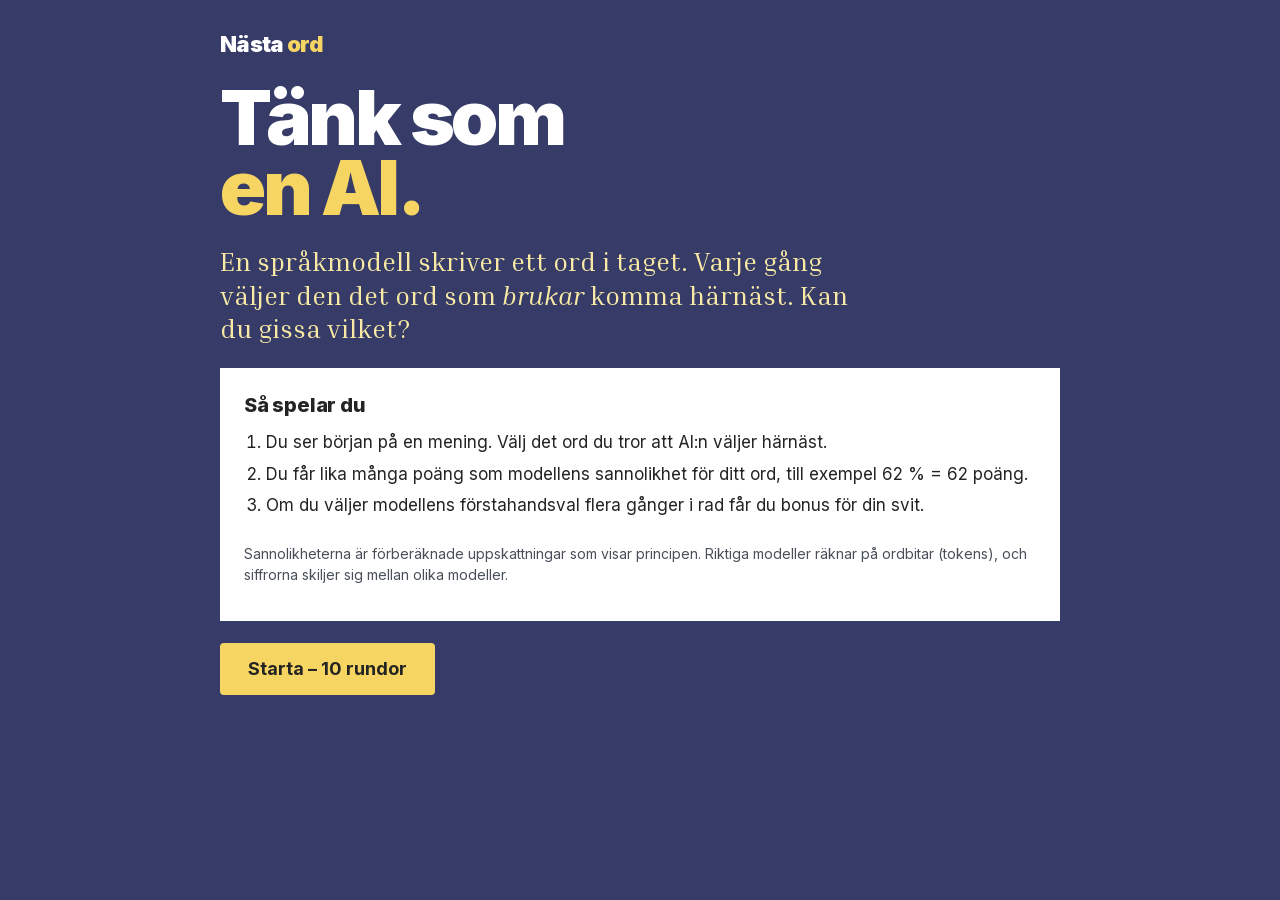
<file: spel/nasta-ord.html>
<!doctype html>
<html lang="sv">
<head>
<meta charset="utf-8">
<meta name="viewport" content="width=device-width, initial-scale=1">
<title>Nästa ord – DLG Arcade</title>
<style>
@font-face{font-family:"Inria Serif";font-style:normal;font-weight:400;font-display:swap;src:url("../assets/fonts/InriaSerif-400-normal.woff2") format("woff2");}
@font-face{font-family:"Inria Serif";font-style:italic;font-weight:400;font-display:swap;src:url("../assets/fonts/InriaSerif-400-italic.woff2") format("woff2");}
@font-face{font-family:"Inter";font-style:normal;font-weight:300 900;font-display:swap;src:url("../assets/fonts/Inter-300-900-normal.woff2") format("woff2");}
:root{
  --navy:#363B68;--sky:#C9E0EE;--yellow:#F7D563;--cream:#F8EAA4;--red:#A43033;--pink:#F1D9EA;
  --forest:#205B4F;--mint:#E1EFE3;--black:#242422;--slate:#484F59;--grey:#C8CACD;--grey-500:#767B82;
  --sans:"Inter",Arial,Helvetica,sans-serif;--serif:"Inria Serif",Georgia,serif;--ease:cubic-bezier(.2,0,0,1);
}
*{box-sizing:border-box}
html,body{margin:0;min-height:100%}
body{background:var(--navy);color:#fff;font-family:var(--sans);font-size:17px;line-height:1.5;-webkit-font-smoothing:antialiased}
button{font:inherit;cursor:pointer}
button:focus-visible,input:focus-visible{outline:3px solid var(--yellow);outline-offset:2px}
.app{max-width:880px;margin:0 auto;padding:28px 20px 40px;min-height:100vh;display:flex;flex-direction:column;gap:22px}
.top{display:flex;justify-content:space-between;align-items:center;gap:12px;flex-wrap:wrap}
.logo{font-weight:900;font-size:22px;letter-spacing:-.03em}
.logo span{color:var(--yellow)}
.stats{display:flex;gap:8px;flex-wrap:wrap}
.stat{background:rgba(255,255,255,.12);border-radius:999px;padding:5px 14px;font-size:14px;font-weight:600;font-variant-numeric:tabular-nums}
.stat b{color:var(--yellow);font-weight:800}
.screen{display:flex;flex-direction:column;gap:22px}
[hidden]{display:none!important}

h1{margin:0;font-size:clamp(44px,8vw,76px);line-height:.92;font-weight:900;letter-spacing:-.045em}
h1 span{color:var(--yellow)}
.lead{font-family:var(--serif);font-size:clamp(20px,2.6vw,26px);line-height:1.3;color:var(--cream);margin:0;max-width:640px}
.box{background:#fff;color:var(--black);padding:22px 24px;display:flex;flex-direction:column;gap:10px}
.box h2{margin:0;font-size:20px;font-weight:800;letter-spacing:-.01em}
.box ol{margin:0;padding-left:22px;display:grid;gap:6px}
.small{font-size:14px;color:var(--slate)}
.btn{display:inline-flex;align-items:center;justify-content:center;gap:8px;height:52px;padding:0 26px;font-size:18px;font-weight:700;border:2px solid var(--yellow);border-radius:4px;background:var(--yellow);color:var(--black);transition:background 120ms var(--ease)}
.btn:hover{background:var(--cream);border-color:var(--cream)}
.btn.ghost{background:transparent;color:#fff;border-color:#fff}
.btn.ghost:hover{background:rgba(255,255,255,.1)}
.row{display:flex;gap:12px;flex-wrap:wrap;align-items:center}

/* Runda */
.progress{height:6px;background:rgba(255,255,255,.18);display:flex;gap:4px}
.progress i{flex:1;background:rgba(255,255,255,.18)}
.progress i.done{background:var(--yellow)}
.prompt-card{background:var(--yellow);color:var(--black);padding:16px}
.prompt-card .ticks{display:flex;gap:6px;margin-bottom:14px}
.prompt-card .ticks span{flex:1;height:8px;background:rgba(36,36,34,.18)}
.prompt{background:#fff;padding:26px 24px;min-height:150px;display:flex;flex-direction:column;justify-content:center;gap:8px}
.prompt .kicker{font-size:14px;font-weight:600;color:var(--slate)}
.prompt .text{font-family:var(--serif);font-size:clamp(26px,4.2vw,40px);line-height:1.15}
.blank{display:inline-block;min-width:3.2ch;border-bottom:4px solid var(--navy);color:var(--navy);font-style:italic;animation:blink 1.1s steps(2) infinite}
.blank.filled{animation:none}
@keyframes blink{50%{border-color:transparent}}
.opts{display:grid;grid-template-columns:repeat(2,minmax(0,1fr));gap:12px}
.opt{display:flex;align-items:center;gap:12px;min-height:64px;padding:12px 16px;background:#fff;color:var(--black);border:3px solid #fff;border-radius:4px;font-size:20px;font-weight:700;text-align:left;transition:transform 160ms var(--ease),background 120ms}
.opt:hover:not(:disabled){transform:translateY(-3px);background:var(--sky);border-color:var(--sky)}
.opt .k{flex:none;width:28px;height:28px;border-radius:50%;display:grid;place-items:center;font-size:14px;background:var(--navy);color:#fff}
.opt:disabled{cursor:default}
.opt.picked{border-color:var(--yellow);box-shadow:0 0 0 3px var(--black) inset}
.opt.dim{opacity:.55}

/* Facit */
.reveal{background:#fff;color:var(--black);padding:22px 24px;display:flex;flex-direction:column;gap:14px}
.verdict{display:flex;justify-content:space-between;align-items:baseline;gap:12px;flex-wrap:wrap}
.verdict h2{margin:0;font-size:24px;font-weight:900;letter-spacing:-.02em}
.gain{font-family:var(--serif);font-size:40px;line-height:1;color:var(--red)}
.bars{display:flex;flex-direction:column;gap:8px}
.bar{display:grid;grid-template-columns:minmax(90px,30%) 1fr 54px;gap:10px;align-items:center;font-size:16px}
.bar .w{font-weight:700;overflow:hidden;text-overflow:ellipsis;white-space:nowrap}
.bar .track{height:22px;background:#EEF0F2;position:relative}
.bar .fill{position:absolute;inset:0 auto 0 0;width:0;background:var(--sky);transition:width 600ms var(--ease)}
.bar.top .fill{background:var(--navy)}
.bar.mine .w::after{content:" ← du";font-weight:600;color:var(--red)}
.bar.rest .w{font-weight:500;color:var(--slate)}
.bar .p{text-align:right;font-variant-numeric:tabular-nums;font-weight:700}
.lesson{border-left:4px solid var(--yellow);background:#FBF6DD;padding:12px 14px;font-size:16px}
.lesson b{font-weight:800}

/* Slut */
.final{display:flex;flex-wrap:wrap;gap:20px;align-items:flex-start}
.final .box{flex:1 1 360px}
.big-score{font-family:var(--serif);font-size:72px;line-height:1;color:var(--red)}
.save{display:flex;gap:10px;flex-wrap:wrap}
.save input{flex:1 1 180px;height:52px;padding:0 14px;border:2px solid var(--black);border-radius:4px;font:inherit;font-size:18px}
.msg{font-size:15px;min-height:1.4em}
.msg.err{color:var(--red);font-weight:600}
.hs{flex:0 1 300px;min-width:260px;background:var(--yellow);color:var(--black);padding:22px 24px;display:flex;flex-direction:column;gap:4px}
.hs h2{margin:0 0 8px;font-size:22px;font-weight:900}
.hs .r{display:grid;grid-template-columns:34px minmax(0,1fr) auto;gap:10px;align-items:center;padding:8px 0;border-top:1px solid rgba(36,36,34,.2)}
.hs .r .n{font-family:var(--serif);font-size:24px;color:var(--red);line-height:1}
.hs .r .nm{font-weight:700;overflow:hidden;text-overflow:ellipsis;white-space:nowrap}
.hs .r .s{font-weight:900;font-variant-numeric:tabular-nums}
.hs .r.me{background:rgba(255,255,255,.45)}
.insights{margin:0;padding-left:20px;display:grid;gap:8px}

@media (max-width:560px){
  .app{padding:18px 14px 28px;gap:18px}
  .opts{grid-template-columns:1fr}
  .opt{min-height:56px;font-size:18px}
  .prompt{padding:20px 16px;min-height:120px}
  .reveal,.box{padding:18px 16px}
  .bar{grid-template-columns:minmax(80px,34%) 1fr 46px;font-size:15px}
  .hs{flex-basis:100%;min-width:0}
}
@media (prefers-reduced-motion:reduce){*{animation:none!important;transition:none!important}}
</style>
</head>
<body>
<div class="app">
  <div class="top">
    <div class="logo">Nästa <span>ord</span></div>
    <div class="stats" id="stats" hidden>
      <span class="stat">Runda <b id="s-round">1</b>/<span id="s-total">10</span></span>
      <span class="stat">Poäng <b id="s-score">0</b></span>
      <span class="stat">Svit <b id="s-streak">0</b></span>
    </div>
  </div>

  <!-- START -->
  <section class="screen" id="scr-start">
    <h1>Tänk som<br><span>en AI.</span></h1>
    <p class="lead">En språkmodell skriver ett ord i taget. Varje gång väljer den det ord som <em>brukar</em> komma härnäst. Kan du gissa vilket?</p>
    <div class="box">
      <h2>Så spelar du</h2>
      <ol>
        <li>Du ser början på en mening. Välj det ord du tror att AI:n väljer härnäst.</li>
        <li>Du får lika många poäng som modellens sannolikhet för ditt ord, till exempel 62&nbsp;% = 62&nbsp;poäng.</li>
        <li>Om du väljer modellens förstahandsval flera gånger i rad får du bonus för din svit.</li>
      </ol>
      <p class="small">Sannolikheterna är förberäknade uppskattningar som visar principen. Riktiga modeller räknar på ordbitar (tokens), och siffrorna skiljer sig mellan olika modeller.</p>
    </div>
    <div class="row"><button class="btn" id="btn-start">Starta – 10 rundor</button></div>
  </section>

  <!-- RUNDA -->
  <section class="screen" id="scr-round" hidden>
    <div class="progress" id="progress"></div>
    <div class="prompt-card">
      <div class="ticks"><span></span><span></span><span></span><span></span></div>
      <div class="prompt">
        <div class="kicker">Vilket ord skriver AI:n härnäst?</div>
        <div class="text"><span id="prompt-text"></span> <span class="blank" id="blank">&nbsp;</span></div>
      </div>
    </div>
    <div class="opts" id="opts"></div>
    <div class="reveal" id="reveal" hidden>
      <div class="verdict"><h2 id="verdict"></h2><span class="gain" id="gain"></span></div>
      <div class="bars" id="bars"></div>
      <div class="lesson" id="lesson"></div>
      <div class="row"><button class="btn" id="btn-next">Nästa</button><span class="small" style="color:var(--slate)">eller tryck Enter</span></div>
    </div>
  </section>

  <!-- SLUT -->
  <section class="screen" id="scr-end" hidden>
    <h1>Klart!</h1>
    <div class="final">
      <div class="box">
        <span class="small">Din poäng</span>
        <div class="big-score" id="end-score">0</div>
        <p id="end-summary" style="margin:0"></p>
        <h2 style="margin-top:8px">Det här visade spelet</h2>
        <ul class="insights">
          <li><b>AI förutsäger, den vet inte.</b> Den väljer det ord som oftast brukar följa, utifrån enorma mängder text.</li>
          <li><b>Det som är sannolikt är inte alltid sant.</b> Därför kan AI svara säkert på frågor som saknar svar.</li>
          <li><b>Siffror och bokstäver är svåra för AI.</b> Den ser ordbitar, inte enskilda tecken, och räknar inte på riktigt.</li>
        </ul>
        <div id="save-wrap" style="display:flex;flex-direction:column;gap:8px;margin-top:10px">
          <label for="name" style="font-weight:700">Spara på topplistan</label>
          <div class="save">
            <input id="name" maxlength="20" placeholder="Smeknamn (inte ditt riktiga namn)" autocomplete="off">
            <button class="btn" id="btn-save">Spara</button>
          </div>
        </div>
        <div class="msg" id="msg" aria-live="polite"></div>
        <div class="row"><button class="btn ghost" id="btn-again" style="color:var(--black);border-color:var(--black)">Spela igen</button></div>
      </div>
      <aside class="hs">
        <h2>Topp 10 – Nästa ord</h2>
        <div id="hs-rows"><div class="small">Hämtar…</div></div>
      </aside>
    </div>
  </section>
</div>

<script>
/* ===== Supabase (samma projekt som övriga DLG Arcade-spel) ===== */
const SUPABASE_URL = 'https://yafkxfuveudkccjkkcto.supabase.co';
const SUPABASE_KEY = 'eyJhbGciOiJIUzI1NiIsInR5cCI6IkpXVCJ9.eyJpc3MiOiJzdXBhYmFzZSIsInJlZiI6InlhZmt4ZnV2ZXVka2NjamtrY3RvIiwicm9sZSI6ImFub24iLCJpYXQiOjE3NzYxMjgxNzMsImV4cCI6MjA5MTcwNDE3M30.yR26rgUwAouA9LV6MuXncOTsIiQvrhhe06o4vqK3pA0';
const TABLE = 'NastaOrdHighscore';
const H = { apikey: SUPABASE_KEY, Authorization: 'Bearer ' + SUPABASE_KEY, 'Content-Type': 'application/json' };

/* ===== Rundor =====
   p    = meningens början
   d    = modellens (förberäknade, ungefärliga) sannolikheter, högst först
   opts = de fyra alternativ eleven ser (måste finnas i d)
   key  = viktig insikt – kommer alltid med i en omgång
   note = förklaring som visas efter svaret */
const ROUNDS = [
  { p: 'Jag dricker gärna en kopp', d: [['kaffe', .58], ['te', .27], ['varm', .05], ['choklad', .03], ['juice', .004]],
    opts: ['kaffe', 'te', 'choklad', 'juice'],
    note: '<b>Modellen vet inte vad du gillar.</b> Den vet bara vad som brukar stå efter ”en kopp” i texter. Kaffe vinner för att det skrivs oftast.' },
  { p: 'Sveriges huvudstad heter', d: [['Stockholm', .93], ['ju', .02], ['Uppsala', .005], ['Göteborg', .004], ['Lidköping', .0005]],
    opts: ['Stockholm', 'Uppsala', 'Göteborg', 'Lidköping'],
    note: '<b>Här är det mest sannolika också sant.</b> Fakta som står i miljontals texter blir nästan alltid rätt. Men det gäller inte alla frågor.' },
  { p: 'Den första människan som gick på Mars hette', key: true, d: [['Neil', .21], ['John', .09], ['Elon', .07], ['Buzz', .05], ['ingen', .01]],
    opts: ['Neil', 'Elon', 'Buzz', 'ingen'],
    note: '<b>Ingen människa har gått på Mars.</b> Ändå fortsätter modellen gärna meningen med ett namn som låter rimligt. Det är så en <b>hallucination</b> uppstår: en mening som låter rätt men är påhittad.' },
  { p: 'På fritids leker barnen ofta', d: [['med', .34], ['ute', .22], ['kull', .11], ['tillsammans', .08], ['tyst', .002]],
    opts: ['med', 'ute', 'kull', 'tyst'],
    note: '<b>Små ord vinner ofta.</b> Ord som ”med”, ”i” och ”och” är vanligast i alla texter. Därför ligger de ofta högt, även om de inte säger så mycket.' },
  { p: 'Efter regn kommer', d: [['solsken', .78], ['sol', .10], ['det', .03], ['snö', .01], ['åska', .004]],
    opts: ['solsken', 'sol', 'snö', 'åska'],
    note: '<b>Ordspråk är lätta för en AI.</b> Fasta uttryck har den sett tusentals gånger, så den är nästan säker.' },
  { p: 'Hon öppnade dörren och', d: [['gick', .19], ['såg', .17], ['klev', .12], ['möttes', .09], ['sjöng', .003]],
    opts: ['gick', 'såg', 'klev', 'sjöng'],
    note: '<b>Ibland är modellen osäker.</b> Många ord passar, så sannolikheten sprids ut. Det är därför samma fråga kan ge olika svar varje gång du frågar.' },
  { p: '2 + 2 =', d: [['4', .90], ['fyra', .04], ['5', .01], ['22', .006], ['3', .005]],
    opts: ['4', '5', '22', '3'],
    note: '<b>Modellen räknar inte – den känner igen.</b> ”2 + 2 = 4” har den sett otaliga gånger. Med ovanliga tal blir det svårare. Det märks i nästa matteruta.' },
  { p: '4 817 × 293 =', key: true, d: [['1 411 381', .06], ['1 411 281', .05], ['1 410 381', .04], ['1 412 381', .03]],
    opts: ['1 411 381', '1 411 281', '1 410 381', '1 412 381'],
    note: '<b>Rätt svar är 1 411 381, men modellen är nästan lika säker på fel svar.</b> Talet har den aldrig sett, så den gissar på något som ser ut som ett rimligt svar. Kontrollräkna alltid AI:ns matte.' },
  { p: 'Enligt WHO är hälsa ett tillstånd av fullständigt fysiskt, psykiskt och socialt', d: [['välbefinnande', .91], ['välmående', .04], ['välbehag', .02], ['ansvar', .002], ['lugn', .001]],
    opts: ['välbefinnande', 'välmående', 'ansvar', 'lugn'],
    note: '<b>Kända citat sitter som berget.</b> WHO:s definition finns i väldigt många texter, så modellen kan den utantill. Den här kan du också från Hälsopedagogiken!' },
  { p: 'Ett salutogent perspektiv fokuserar på det som', d: [['främjar', .38], ['skapar', .20], ['får', .10], ['orsakar', .02], ['skadar', .01]],
    opts: ['främjar', 'skapar', 'orsakar', 'skadar'],
    note: '<b>Ämnesord följer mönster.</b> ”Salutogent” står nästan alltid nära ord som ”främjar” och ”hälsa”. Modellen har lärt sig sambandet utan att förstå begreppet.' },
  { p: 'Jag har inte gjort läxan eftersom', d: [['jag', .63], ['det', .10], ['min', .06], ['hunden', .02], ['läraren', .01]],
    opts: ['jag', 'det', 'hunden', 'läraren'],
    note: '<b>Det roliga svaret är inte det vanliga.</b> ”Hunden åt upp den” är ett känt skämt, men i vanliga texter fortsätter meningen oftast med ”jag”. Därför låter AI-texter ofta lite tråkiga och förutsägbara.' },
  { p: 'Den bästa fotbollsspelaren genom tiderna är', d: [['Messi', .30], ['Pelé', .18], ['Ronaldo', .14], ['Maradona', .08], ['Zlatan', .05]],
    opts: ['Messi', 'Pelé', 'Ronaldo', 'Zlatan'],
    note: '<b>Åsikter blir statistik.</b> AI:n har ingen egen åsikt. Den speglar vad som oftast skrivs, och det beror på vem som skrivit texterna den tränats på.' },
  { p: 'Ordet ”jordgubbe” innehåller så här många r:', key: true, d: [['2', .44], ['3', .31], ['1', .18], ['4', .03]],
    opts: ['1', '2', '3', '4'],
    note: '<b>Rätt svar är 1, men modellen gissar helst 2.</b> En språkmodell ser inte bokstäver utan ordbitar (tokens). Att räkna bokstäver är därför förvånansvärt svårt för den.' },
  { p: 'Barn i förskoleåldern behöver mycket', d: [['sömn', .27], ['rörelse', .18], ['kärlek', .12], ['stöd', .10], ['skärmtid', .004]],
    opts: ['sömn', 'rörelse', 'kärlek', 'skärmtid'],
    note: '<b>Flera svar är rimliga.</b> Sömn, rörelse och kärlek är alla rätt i verkligheten. Modellen väljer bara det som oftast står i texterna, inte det som är viktigast.' },
  { p: 'Det var en gång en', d: [['liten', .41], ['flicka', .12], ['kung', .10], ['pojke', .08], ['dator', .001]],
    opts: ['liten', 'kung', 'flicka', 'dator'],
    note: '<b>Modellen känner igen genren.</b> ”Det var en gång” betyder saga, och då kommer sagoord. Kontexten styr allt.' },
  { p: 'Läkaren sa att jag behövde en', d: [['remiss', .22], ['ny', .14], ['sjukskrivning', .10], ['vila', .06], ['banan', .0001]],
    opts: ['remiss', 'sjukskrivning', 'vila', 'banan'],
    note: '<b>Ordet ”läkaren” ändrar allt.</b> Byt ut det mot ”kocken” så hamnar helt andra ord i topp. Ett enda ord i början styr vad som kommer sen. Det gäller också när du skriver prompter.' }
];

/* ===== Spellogik ===== */
const N = 10;
const $ = s => document.querySelector(s);
const esc = s => String(s ?? '').replace(/[&<>"']/g, c => ({ '&': '&amp;', '<': '&lt;', '>': '&gt;', '"': '&quot;', "'": '&#39;' }[c]));
const pct = p => p >= .1 ? Math.round(p * 100) + ' %' : p >= .01 ? (Math.round(p * 1000) / 10).toString().replace('.', ',') + ' %' : '<1 %';
const shuffle = a => { a = a.slice(); for (let i = a.length - 1; i > 0; i--) { const j = Math.floor(Math.random() * (i + 1)); [a[i], a[j]] = [a[j], a[i]]; } return a; };

let deck = [], idx = 0, score = 0, streak = 0, topPicks = 0, answered = false, savedId = null;

function show(id) { ['scr-start', 'scr-round', 'scr-end'].forEach(s => $('#' + s).hidden = s !== id); $('#stats').hidden = id !== 'scr-round'; window.scrollTo(0, 0); }

function start() {
  const keys = ROUNDS.filter(r => r.key), rest = shuffle(ROUNDS.filter(r => !r.key));
  deck = shuffle([...keys, ...rest.slice(0, N - keys.length)]);
  idx = 0; score = 0; streak = 0; topPicks = 0; savedId = null;
  $('#s-total').textContent = N;
  show('scr-round');
  round();
}

function round() {
  answered = false;
  const r = deck[idx];
  $('#s-round').textContent = idx + 1;
  $('#s-score').textContent = score;
  $('#s-streak').textContent = streak;
  $('#progress').innerHTML = Array.from({ length: N }, (_, i) => `<i class="${i < idx ? 'done' : ''}"></i>`).join('');
  $('#prompt-text').textContent = r.p;
  const blank = $('#blank'); blank.textContent = ' '; blank.classList.remove('filled');
  $('#opts').innerHTML = shuffle(r.opts).map((w, i) =>
    `<button class="opt" data-w="${esc(w)}"><span class="k">${i + 1}</span>${esc(w)}</button>`).join('');
  $('#reveal').hidden = true;
  $('#opts .opt').focus({ preventScroll: true });
}

function pick(word) {
  if (answered) return;
  answered = true;
  const r = deck[idx];
  const prob = (r.d.find(([w]) => w === word) || [, 0])[1];
  const top = r.d[0][0];
  const isTop = word === top;
  let gain = Math.max(1, Math.round(prob * 100));
  if (isTop) { streak++; topPicks++; if (streak > 1) gain += (streak - 1) * 5; } else streak = 0;
  score += gain;

  document.querySelectorAll('.opt').forEach(b => {
    b.disabled = true;
    b.classList.toggle('picked', b.dataset.w === word);
    b.classList.toggle('dim', b.dataset.w !== word);
  });
  const blank = $('#blank'); blank.textContent = word; blank.classList.add('filled');

  $('#verdict').textContent = isTop ? (streak > 1 ? `Som en AI! Svit ×${streak}` : 'Som en AI!') : `AI:n valde ”${top}”`;
  $('#gain').textContent = '+' + gain;
  const rest = Math.max(0, 1 - r.d.reduce((s, [, p]) => s + p, 0));
  const max = r.d[0][1];
  $('#bars').innerHTML = r.d.map(([w, p], i) =>
    `<div class="bar ${i === 0 ? 'top' : ''} ${w === word ? 'mine' : ''}"><span class="w">${esc(w)}</span><span class="track"><span class="fill" data-p="${p / Math.max(max, rest)}"></span></span><span class="p">${pct(p)}</span></div>`).join('') +
    `<div class="bar rest"><span class="w">Alla andra ord</span><span class="track"><span class="fill" style="background:#D9DBDE" data-p="${rest / Math.max(max, rest)}"></span></span><span class="p">${pct(rest)}</span></div>`;
  $('#lesson').innerHTML = r.note;
  $('#reveal').hidden = false;
  $('#btn-next').textContent = idx === N - 1 ? 'Se resultat' : 'Nästa';
  requestAnimationFrame(() => requestAnimationFrame(() =>
    document.querySelectorAll('.fill').forEach(f => f.style.width = (Number(f.dataset.p) * 100) + '%')));
  $('#s-score').textContent = score;
  $('#s-streak').textContent = streak;
  $('#reveal').scrollIntoView({ behavior: 'smooth', block: 'nearest' });
  $('#btn-next').focus({ preventScroll: true });
}

function next() {
  if (!answered) return;
  idx++;
  if (idx < N) round(); else end();
}

function end() {
  show('scr-end');
  $('#end-score').textContent = score;
  $('#end-summary').innerHTML = `Du valde samma ord som AI:n i <b>${topPicks} av ${N}</b> rundor.`;
  $('#save-wrap').hidden = false;
  $('#msg').textContent = ''; $('#msg').className = 'msg';
  $('#name').value = (() => { try { return localStorage.getItem('dlg_alias') || ''; } catch (e) { return ''; } })();
  loadTop();
}

async function readErr(res) {
  let d = ''; try { const j = await res.json(); d = j.message || j.hint || ''; } catch (e) {}
  if (res.status === 404 || /does not exist|Could not find the table/i.test(d)) return 'Topplistan är inte uppsatt än (tabellen saknas i databasen).';
  return 'Fel ' + res.status + (d ? ': ' + d : '');
}

async function loadTop() {
  const box = $('#hs-rows');
  try {
    const res = await fetch(`${SUPABASE_URL}/rest/v1/${TABLE}?select=id,name,score&order=score.desc&limit=10`, { headers: H });
    if (!res.ok) throw new Error(await readErr(res));
    const rows = await res.json();
    box.innerHTML = rows.length ? rows.map((r, i) =>
      `<div class="r ${r.id === savedId ? 'me' : ''}"><span class="n">${i + 1}</span><span class="nm">${esc(r.name)}</span><span class="s">${esc(r.score)}</span></div>`).join('')
      : '<div class="small">Inga resultat än – bli först!</div>';
  } catch (e) { box.innerHTML = `<div class="small">${esc(e instanceof TypeError ? 'Kunde inte nå topplistan just nu.' : (e.message || 'Kunde inte hämta topplistan.'))}</div>`; }
}

async function save() {
  const name = $('#name').value.trim().replace(/\s+/g, ' ').slice(0, 20);
  const msg = $('#msg');
  if (!name) { msg.textContent = 'Skriv ett smeknamn först.'; msg.className = 'msg err'; $('#name').focus(); return; }
  try { localStorage.setItem('dlg_alias', name); } catch (e) {}
  $('#btn-save').disabled = true; msg.className = 'msg'; msg.textContent = 'Sparar…';
  try {
    const res = await fetch(`${SUPABASE_URL}/rest/v1/${TABLE}`, {
      method: 'POST', headers: { ...H, Prefer: 'return=representation' },
      body: JSON.stringify({ name, score })
    });
    if (!res.ok) throw new Error(await readErr(res));
    const [row] = await res.json().catch(() => [{}]);
    savedId = row && row.id;
    msg.textContent = 'Sparat! Snyggt jobbat.';
    $('#save-wrap').hidden = true;
    try { parent !== window && parent.postMessage({ type: 'dlg-score-saved', game: 'nastaord' }, '*'); } catch (e) {}
    loadTop();
  } catch (e) {
    msg.textContent = 'Kunde inte spara. ' + (e instanceof TypeError ? 'Ingen kontakt med topplistan – försök igen.' : (e.message || '')); msg.className = 'msg err';
  } finally { $('#btn-save').disabled = false; }
}

$('#btn-start').addEventListener('click', start);
$('#btn-again').addEventListener('click', start);
$('#btn-next').addEventListener('click', next);
$('#btn-save').addEventListener('click', save);
$('#name').addEventListener('keydown', e => { if (e.key === 'Enter') save(); });
$('#opts').addEventListener('click', e => { const b = e.target.closest('.opt'); if (b) pick(b.dataset.w); });
document.addEventListener('keydown', e => {
  if ($('#scr-round').hidden || e.target.tagName === 'INPUT') return;
  if (!answered && /^[1-4]$/.test(e.key)) { const b = document.querySelectorAll('.opt')[+e.key - 1]; if (b) pick(b.dataset.w); }
  else if (answered && e.key === 'Enter') { e.preventDefault(); next(); }
});
</script>
</body>
</html>
</file>
<file: assets/css/arcade.css>
/* DLG Arcade – byggd på Lidköpings kommuns designsystem (tokens nedan) */
@font-face{font-family:"Inria Serif";font-style:italic;font-weight:400;font-display:swap;src:url("../fonts/InriaSerif-400-italic.woff2") format("woff2");}
@font-face{font-family:"Inria Serif";font-style:normal;font-weight:400;font-display:swap;src:url("../fonts/InriaSerif-400-normal.woff2") format("woff2");}
@font-face{font-family:"Inria Serif";font-style:normal;font-weight:700;font-display:swap;src:url("../fonts/InriaSerif-700-normal.woff2") format("woff2");}
@font-face{font-family:"Inter";font-style:normal;font-weight:300 900;font-display:swap;src:url("../fonts/Inter-300-900-normal.woff2") format("woff2");}

:root{
  --lk-navy:#363B68; --lk-sky:#C9E0EE; --lk-lavender:#848AC4; --lk-slate:#484F59;
  --lk-forest:#205B4F; --lk-mint:#E1EFE3; --lk-red:#A43033; --lk-pink:#F1D9EA;
  --lk-yellow:#F7D563; --lk-cream:#F8EAA4; --lk-black:#242422; --lk-white:#fff;
  --lk-grey-500:#767B82; --lk-grey-300:#C8CACD; --lk-grey-200:#E3E4E6; --lk-grey-100:#F2F2F2;
  --line:#3a3a37; --line-2:#55554f; --panel:#31312e;
  --font-sans:"Inter",Arial,Helvetica,sans-serif;
  --font-serif:"Inria Serif",Georgia,serif;
  --ease:cubic-bezier(.2,0,0,1);
  --gutter:32px;
}
*{box-sizing:border-box}
[hidden]{display:none!important}
html{-webkit-text-size-adjust:100%}
body{margin:0;background:var(--lk-black);color:#fff;font-family:var(--font-sans);font-size:17px;line-height:1.55;-webkit-font-smoothing:antialiased}
h1,h2,h3{margin:0;text-wrap:balance}
p{margin:0}
a{color:var(--lk-yellow)}
a:hover{color:var(--lk-cream)}
button{font:inherit}
button:focus-visible,input:focus-visible,select:focus-visible,a:focus-visible,[role="button"]:focus-visible{outline:3px solid var(--lk-yellow);outline-offset:2px}
input::placeholder{color:#9a9b9f}
select option{background:var(--lk-black);color:#fff}
.icon{display:inline-block;flex:none;vertical-align:middle}

.page{min-height:100vh;display:flex;flex-direction:column}
.wrap{max-width:1280px;margin:0 auto;padding-inline:var(--gutter);width:100%}
main{flex:1}

/* Header */
.site-header{position:sticky;top:0;z-index:10;background:var(--lk-black);border-bottom:1px solid var(--line)}
.site-header .wrap{min-height:84px;padding-block:12px;display:flex;align-items:center;justify-content:space-between;gap:16px 24px;flex-wrap:wrap}
.brand{display:flex;align-items:center;gap:20px;text-decoration:none;color:inherit}
.brand img{height:38px;width:auto;display:block}
.brand .divider{width:1px;height:30px;background:var(--line-2)}
.brand .name{font-weight:900;font-size:22px;letter-spacing:-.03em;color:var(--lk-yellow)}
.nav{display:flex;align-items:center;gap:6px;font-size:16px;font-weight:600;flex-wrap:wrap}
.nav a{text-decoration:none;color:#fff;border-radius:4px;padding:10px 18px}
.nav a:hover{background:#31312e;color:#fff}
.nav a[aria-current="page"]{background:var(--lk-yellow);color:var(--lk-black)}
.nav .nav-teacher{display:flex;align-items:center;gap:8px;padding:9px 16px;border:1px solid var(--line-2)}
.nav .nav-teacher[aria-current="page"]{border-color:var(--lk-yellow)}

/* Buttons (designsystemets Button, lg) */
.btn{display:inline-flex;align-items:center;justify-content:center;gap:8px;height:52px;padding:0 26px;font-size:18px;font-weight:500;line-height:1;white-space:nowrap;border:2px solid transparent;border-radius:4px;cursor:pointer;text-decoration:none;transition:background 120ms var(--ease),border-color 120ms var(--ease)}
.btn-inverse{background:#fff;border-color:#fff;color:var(--lk-navy)}
.btn-inverse:hover{background:var(--lk-sky);border-color:var(--lk-sky);color:var(--lk-navy)}
.btn-secondary{background:var(--lk-sky);border-color:var(--lk-sky);color:var(--lk-navy)}
.btn-secondary:hover{background:#B6D4E6;border-color:#B6D4E6;color:var(--lk-navy)}
.btn-yellow{background:var(--lk-yellow);border-color:var(--lk-yellow);color:var(--lk-black);font-weight:700}
.btn-yellow:hover{background:var(--lk-cream);border-color:var(--lk-cream);color:var(--lk-black)}
.btn-md{height:44px;padding:0 20px;font-size:16px}
.btn-dark{background:var(--lk-black);border-color:var(--lk-black);color:#fff;margin-top:12px;align-self:flex-start}
.btn-dark:hover{background:var(--lk-slate);border-color:var(--lk-slate);color:#fff}

/* Hero */
.hero{padding-block:72px 56px;display:flex;flex-wrap:wrap;gap:48px;align-items:center}
.hero-text{flex:1.4 1 440px;display:flex;flex-direction:column;gap:28px}
.eyebrow{font-size:16px;font-weight:600;color:var(--lk-yellow)}
.hero h1{font-size:clamp(72px,11vw,140px);line-height:.86;font-weight:900;letter-spacing:-.055em}
.hero h1 span{color:var(--lk-yellow)}
.tagline{font-family:var(--font-serif);font-size:clamp(24px,3vw,34px);line-height:1.2;color:var(--lk-cream)}
.actions{display:flex;gap:12px;flex-wrap:wrap}
.hero-art{flex:1 1 340px;min-width:0;display:flex;justify-content:center;align-items:center;position:relative;height:380px}
.hero-art .sheet{position:absolute;width:240px;height:310px}
.hero-art .s1{background:var(--lk-forest);transform:rotate(-8deg) translateX(-64px)}
.hero-art .s2{background:var(--lk-red);transform:rotate(6deg) translateX(64px)}
.cassette{position:relative;width:260px;height:330px;background:var(--lk-yellow);color:var(--lk-black);display:flex;flex-direction:column;padding:20px;gap:14px;text-decoration:none;transition:transform 240ms var(--ease)}
.cassette:hover{transform:translateY(-6px);color:var(--lk-black)}
.ticks{display:flex;gap:6px}
.ticks span{flex:1;height:8px;background:rgba(36,36,34,.18)}
.cassette .label{flex:1;background:#fff;display:flex;flex-direction:column;justify-content:flex-end;padding:18px;gap:6px}
.cassette .kicker{font-size:14px;font-weight:600;color:var(--lk-slate)}
.cassette .title{font-size:32px;font-weight:900;line-height:1;letter-spacing:-.03em;overflow-wrap:break-word}
.cassette .go{font-weight:700;font-size:16px;display:flex;justify-content:space-between;align-items:center}

/* Sektion: välj spel + highscore */
.band{border-top:1px solid var(--line)}
.band .wrap{padding-block:40px 80px;display:flex;flex-wrap:wrap;gap:48px;align-items:flex-start}
.picker{flex:1 1 560px;display:flex;flex-direction:column;gap:28px;min-width:0}
.picker-head{display:flex;justify-content:space-between;align-items:flex-end;gap:20px;flex-wrap:wrap}
.picker-head h2{font-size:44px;font-weight:900;letter-spacing:-.03em;line-height:1.1}
.chips{display:flex;gap:8px;flex-wrap:wrap}
.chip{font-size:15px;font-weight:600;cursor:pointer;padding:7px 16px;border-radius:999px;background:transparent;color:#fff;border:1px solid #fff}
a.chip{text-decoration:none}
a.chip:hover{color:var(--lk-yellow);border-color:var(--lk-yellow)}
.chip[aria-pressed="true"],a.chip[aria-pressed="true"]:hover{background:var(--lk-yellow);color:var(--lk-black);border-color:var(--lk-yellow)}

.grid{display:grid;grid-template-columns:repeat(auto-fill,minmax(240px,1fr));gap:24px}
.grid.lib{grid-template-columns:repeat(auto-fill,minmax(280px,1fr))}
.card{color:var(--lk-black);padding:16px;display:flex;flex-direction:column;gap:12px;text-decoration:none;transition:transform 240ms var(--ease);min-width:0}
.card:hover{transform:translateY(-6px);color:var(--lk-black)}
.card .ticks{gap:5px}
.card .ticks span{height:6px;background:rgba(255,255,255,.35)}
.card .label{background:#fff;padding:18px;display:flex;flex-direction:column;gap:10px;min-height:190px}
.lib .card .label{padding:20px;gap:12px;min-height:0}
.tags{display:flex;gap:6px;flex-wrap:wrap}
.tag{font-size:13px;font-weight:600;padding:3px 10px;border-radius:999px;line-height:1.5}
.tag.new{font-weight:700;background:var(--lk-yellow)}
.tag.grey{background:var(--lk-grey-100)}
/* Långa sammansatta ord (Begreppsinvaders) krymps av fitText() i arcade.js så att de får plats.
   overflow-wrap är sista utvägen om ordet ändå är för långt. */
.card .title{font-size:28px;font-weight:900;line-height:1.05;letter-spacing:-.03em;margin-top:auto;overflow-wrap:break-word}
.lib .card .title{font-size:30px;margin-top:24px}
.card .desc{font-size:15px;line-height:1.4;color:var(--lk-slate)}
.card .hit{display:flex;gap:8px;align-items:flex-start;font-size:14px;line-height:1.35;font-weight:600;color:var(--lk-navy);background:var(--lk-sky);padding:8px 10px;border-radius:4px;overflow-wrap:anywhere}
.card .hit .icon{margin-top:1px}
.card .meta{display:flex;flex-direction:column;gap:6px;padding-top:12px;border-top:1px solid var(--lk-grey-200);font-size:14px;color:var(--lk-slate)}
.card .meta span{display:flex;gap:8px;align-items:flex-start;overflow-wrap:anywhere}
.card .meta .icon{margin-top:2px}
.card .go{display:flex;justify-content:space-between;align-items:center;color:#fff;font-weight:700;font-size:16px}
.card:hover .go .icon{transform:translateX(3px)}
.go .icon{transition:transform 200ms var(--ease)}
.more{border:2px dashed var(--lk-grey-500);padding:24px;display:flex;flex-direction:column;justify-content:center;gap:8px;color:var(--lk-grey-300);min-height:260px}
.more strong{font-size:22px;font-weight:800;color:#fff}
.more span{font-size:15px;line-height:1.4}
.empty{font-size:18px;color:var(--lk-grey-300)}

/* Highscore-panel */
.scores{flex:0 1 340px;min-width:280px;background:var(--lk-yellow);color:var(--lk-black);padding:28px;display:flex;flex-direction:column;gap:16px}
.scores-head{display:flex;justify-content:space-between;align-items:baseline;gap:8px}
.scores h2{font-size:28px;font-weight:900;letter-spacing:-.02em}
.scores-head span{font-size:14px;font-weight:600}
.lb-nav{display:grid;grid-template-columns:44px minmax(0,1fr) 44px;align-items:center;gap:8px;background:rgba(36,36,34,.1);border-radius:4px;padding:4px}
.lb-arrow{width:44px;height:44px;display:flex;align-items:center;justify-content:center;border:none;border-radius:4px;background:transparent;color:var(--lk-black);cursor:pointer}
.lb-arrow:hover{background:rgba(36,36,34,.12)}
.lb-game{display:flex;flex-direction:column;align-items:center;text-align:center;min-width:0;color:var(--lk-black);text-decoration:none;line-height:1.2}
.lb-game:hover{color:var(--lk-black);text-decoration:underline}
.lb-game b{font-size:18px;font-weight:900;letter-spacing:-.02em;overflow-wrap:anywhere}
.lb-game small{font-size:13px;color:var(--lk-slate)}
.lb-foot{display:flex;justify-content:space-between;align-items:center;gap:12px;flex-wrap:wrap}
.lb-dots{display:flex;gap:2px;flex-wrap:wrap}
.lb-dots button{width:24px;height:24px;padding:0;border:none;background:transparent;cursor:pointer;display:flex;align-items:center;justify-content:center}
.lb-dots button::before{content:"";width:10px;height:10px;border-radius:50%;background:rgba(36,36,34,.3);transition:transform 160ms var(--ease)}
.lb-dots button[aria-pressed="true"]::before{background:var(--lk-black);transform:scale(1.25)}
.lb-pause{display:flex;align-items:center;gap:6px;font-size:13px;font-weight:700;border:1px solid var(--lk-black);border-radius:999px;background:transparent;color:var(--lk-black);padding:5px 12px;cursor:pointer}
.lb-pause:hover{background:rgba(36,36,34,.1)}
.rows{display:flex;flex-direction:column}
.row{display:grid;grid-template-columns:40px minmax(0,1fr) auto;align-items:center;gap:12px;padding:12px 0;border-top:1px solid rgba(36,36,34,.2)}
.row .rank{font-family:var(--font-serif);font-size:30px;line-height:1;color:var(--lk-red)}
.row .who{display:flex;flex-direction:column;min-width:0}
.row .who b{font-weight:700;font-size:16px;overflow:hidden;text-overflow:ellipsis;white-space:nowrap}
.row .who small{font-size:13px;color:var(--lk-slate)}
.row .pts{font-weight:900;font-size:18px;font-variant-numeric:tabular-nums;white-space:nowrap}
.scores .note{font-size:12px;color:var(--lk-slate)}
.rows .status{padding:12px 0;border-top:1px solid rgba(36,36,34,.2);font-size:15px;color:var(--lk-slate)}

/* Bibliotek */
.lib-page{padding-block:56px 80px;display:flex;flex-direction:column;gap:32px}
.page-title{display:flex;flex-direction:column;gap:12px}
.page-title h1{font-size:clamp(48px,7vw,88px);line-height:.9;font-weight:900;letter-spacing:-.05em}
.page-title h1 span{color:var(--lk-yellow)}
.page-title p{font-family:var(--font-serif);font-size:24px;color:var(--lk-cream)}
.filters{display:flex;flex-direction:column;gap:16px;padding:24px;background:var(--panel)}
.filter-row{display:flex;flex-wrap:wrap;gap:12px}
.search{flex:2 1 min(320px,100%);min-width:0;display:flex;align-items:center;gap:10px;height:48px;padding:0 14px;background:var(--lk-black);border:1px solid var(--lk-grey-500);border-radius:4px}
.search input{flex:1;height:100%;border:none;outline:none;background:transparent;color:#fff;font:inherit;font-size:16px;min-width:0}
.search:focus-within{outline:3px solid var(--lk-yellow);outline-offset:2px}
.select{flex:1 1 200px;min-width:0;max-width:100%;height:48px;padding:0 12px;background:var(--lk-black);color:#fff;border:1px solid var(--lk-grey-500);border-radius:4px;font:inherit;font-size:16px}
.filter-foot{display:flex;justify-content:space-between;align-items:center;gap:16px;flex-wrap:wrap}
.count{font-size:15px;color:var(--lk-grey-300)}
.no-hits{display:flex;flex-direction:column;gap:16px;align-items:flex-start;padding:40px 0}
.no-hits strong{font-size:28px;font-weight:800}

/* Spela */
.play-page{padding-block:32px 80px;display:flex;flex-direction:column;gap:24px}
.play-head{display:flex;justify-content:space-between;align-items:flex-end;gap:16px;flex-wrap:wrap}
.play-head .left{display:flex;flex-direction:column;gap:10px}
.back{font-size:15px;font-weight:600;color:var(--lk-yellow);text-decoration:none;display:flex;gap:6px;align-items:center}
.play-head h1{font-size:clamp(36px,5vw,64px);line-height:.95;font-weight:900;letter-spacing:-.04em;overflow-wrap:break-word}
.play-head .left{min-width:0}
.fullscreen{display:flex;gap:8px;align-items:center;font-weight:600;font-size:15px;color:#fff;text-decoration:none;padding:10px 16px;border:1px solid #fff;border-radius:4px}
.fullscreen:hover{color:var(--lk-yellow);border-color:var(--lk-yellow)}
.frame{padding:12px}
.frame iframe{display:block;width:100%;height:max(640px,78vh);border:none;background:#fff}
.about-row{display:flex;flex-wrap:wrap;gap:32px;align-items:flex-start}
.about{flex:1 1 420px;display:flex;flex-direction:column;gap:16px}
.about h2{font-size:28px;font-weight:900;letter-spacing:-.02em}
.about p{font-size:18px;line-height:1.5;color:var(--lk-grey-300);max-width:560px}
.about .facts{display:flex;gap:24px;flex-wrap:wrap;font-size:15px}
.about .facts span{display:flex;gap:8px;align-items:flex-start;overflow-wrap:anywhere}
.banlist{display:flex;flex-direction:column;gap:10px;padding-top:8px}
.banlist h3{font-size:18px;font-weight:800}
.play-scores{flex:0 1 380px;padding:24px 28px;gap:6px}
.play-scores h2{font-size:24px;margin-bottom:8px}
.play-scores .row{padding:10px 0}
.play-scores .row .rank{font-size:28px}

/* Lärarsidan */
.teach-page{padding-block:56px 80px;display:flex;flex-direction:column;gap:40px}
.teach-toc{display:flex;flex-wrap:wrap;gap:8px}
.teach-toc a{font-size:15px;font-weight:600;color:#fff;text-decoration:none;padding:7px 14px;border:1px solid var(--line-2);border-radius:999px}
.teach-toc a:hover{border-color:var(--lk-yellow);color:var(--lk-yellow)}
.teach-block{display:flex;flex-direction:column;gap:20px;padding:28px;background:var(--panel);scroll-margin-top:100px;min-width:0}
.teach-head{display:flex;flex-direction:column;gap:8px;max-width:720px}
.teach-head h2{font-size:clamp(28px,4vw,40px);font-weight:900;letter-spacing:-.03em;line-height:1.1}
.teach-head p{font-size:17px;color:var(--lk-grey-300)}
.teach-block > .btn{align-self:flex-start}
.share{display:flex;flex-wrap:wrap;gap:32px;align-items:flex-start}
.share-form{flex:1 1 360px;display:flex;flex-direction:column;gap:16px;min-width:0}
.field{display:flex;flex-direction:column;gap:6px;border:none;margin:0;padding:0;min-width:0}
.field > span,.field legend{font-size:14px;font-weight:700;color:var(--lk-grey-300);padding:0;margin-bottom:6px}
.field .select{flex:none;width:100%}
.check{display:flex;gap:10px;align-items:center;font-size:15px;cursor:pointer}
.check input{width:20px;height:20px;accent-color:var(--lk-yellow)}
.link-row{display:flex;gap:8px;flex-wrap:wrap}
.link-row .select{flex:1 1 240px;width:auto;min-width:0;font-size:14px;color:var(--lk-cream)}
.hint{font-size:14px;color:var(--lk-mint);min-height:1.4em}
.share-qr{flex:0 0 auto;display:flex;flex-direction:column;gap:12px;align-items:center}
.share-qr canvas{width:240px;height:240px;background:#fff;border-radius:4px;image-rendering:pixelated}
.steps{margin:0;padding-left:24px;display:flex;flex-direction:column;gap:10px;max-width:720px}
.steps li{padding-left:4px}
.note-text{font-size:15px;color:var(--lk-grey-300);max-width:720px}
.ban-groups{display:grid;grid-template-columns:repeat(auto-fill,minmax(min(300px,100%),1fr));gap:24px}
.ban-group{display:flex;flex-direction:column;gap:8px;min-width:0}
.ban-group h3{font-size:18px;font-weight:800;color:var(--lk-yellow)}
.ban{background:var(--lk-black);border:1px solid var(--line-2);border-radius:4px}
.ban summary{display:flex;justify-content:space-between;align-items:baseline;gap:12px;padding:12px 14px;cursor:pointer;list-style:none}
.ban summary::-webkit-details-marker{display:none}
.ban summary b{overflow-wrap:anywhere}
.ban summary span{font-size:13px;color:var(--lk-grey-300);white-space:nowrap}
.ban summary::after{content:"+";font-weight:700;color:var(--lk-yellow)}
.ban[open] summary::after{content:"–"}
.ban dl{margin:0;padding:0 14px;display:flex;flex-direction:column;gap:8px;font-size:14px}
.ban dt{font-weight:700;overflow-wrap:anywhere}
.ban dd{margin:0;color:var(--lk-grey-300);overflow-wrap:anywhere}
.ban-play{padding:12px 14px;font-size:14px}
.table-wrap{overflow-x:auto}
.feat-table{width:100%;border-collapse:collapse;font-size:15px;min-width:560px}
.feat-table th,.feat-table td{text-align:left;padding:10px 12px;border-bottom:1px solid var(--line-2);vertical-align:top}
.feat-table thead th{font-size:13px;color:var(--lk-grey-300);font-weight:700}
/* Ladda upp egna banor */
.login{display:flex;flex-direction:column;gap:14px;align-items:flex-start;padding:20px;background:var(--lk-black);border:1px solid var(--line-2);border-radius:4px}
.login .btn{gap:12px}
.status-text,.hint-text{font-size:14px;color:var(--lk-grey-300)}
.egna{display:grid;grid-template-columns:minmax(0,1.4fr) minmax(0,1fr);gap:32px;align-items:start}
.ban-form{display:flex;flex-direction:column;gap:16px;min-width:0;padding:20px;border:2px dashed transparent;border-radius:4px;margin:-20px}
.ban-form.drag{border-color:var(--lk-yellow);background:rgba(247,213,99,.06)}
.ban-form h3,.mine h3{font-size:22px;font-weight:900;letter-spacing:-.02em;overflow-wrap:anywhere}
.form-grid{display:grid;grid-template-columns:repeat(auto-fit,minmax(min(220px,100%),1fr));gap:12px}
input.select{padding:0 12px;flex:none;width:100%}
.textarea{width:100%;min-height:200px;padding:12px;background:var(--lk-black);color:#fff;border:1px solid var(--lk-grey-500);border-radius:4px;font:inherit;font-size:15px;line-height:1.5;resize:vertical}
.textarea::placeholder{color:#8d8e92}
.file-row{display:flex;flex-wrap:wrap;gap:12px;align-items:center}
.file-btn{position:relative;overflow:hidden;white-space:normal;text-align:center;height:auto;min-height:44px;padding-block:8px}
.file-btn input{position:absolute;inset:0;opacity:0;cursor:pointer}
.file-btn:focus-within{outline:3px solid var(--lk-yellow);outline-offset:2px}
.preview{display:flex;flex-direction:column;gap:10px;font-size:15px}
.preview:empty{display:none}
.ok{color:var(--lk-mint)}
.warn{color:#FFB4A8}
.preview-table{overflow-x:auto}
.preview-table table{width:100%;border-collapse:collapse;font-size:14px}
.preview-table th,.preview-table td{text-align:left;padding:6px 8px;border-bottom:1px solid var(--line-2);vertical-align:top;overflow-wrap:anywhere}
.preview-table th{color:var(--lk-grey-300);font-size:13px}
.preview-table td:first-child{font-weight:700;width:35%}
.fel summary{cursor:pointer;color:#FFB4A8}
.fel ul{margin:8px 0 0;padding-left:20px;font-size:14px;color:var(--lk-grey-300);overflow-wrap:anywhere}
.radio{display:flex;gap:10px;align-items:flex-start;font-size:15px;cursor:pointer;padding:4px 0}
.radio input{width:20px;height:20px;margin-top:2px;flex:none;accent-color:var(--lk-yellow)}
.form-msg{font-size:15px;min-height:1.5em}
.mine{display:flex;flex-direction:column;gap:12px;min-width:0}
.mine-head{display:flex;justify-content:space-between;align-items:baseline;gap:8px;flex-wrap:wrap}
.mine-head > span{font-size:14px;color:var(--lk-grey-300);overflow-wrap:anywhere}
.linkbtn{background:none;border:none;padding:0;color:var(--lk-yellow);text-decoration:underline;cursor:pointer;font-size:inherit}
.mine-row{display:flex;flex-direction:column;gap:10px;padding:14px;background:var(--lk-black);border:1px solid var(--line-2);border-radius:4px}
.mine-info{display:flex;flex-direction:column;gap:4px;min-width:0}
.mine-info b{font-size:17px;overflow-wrap:anywhere}
.mine-info > span{font-size:14px;color:var(--lk-grey-300)}
.badge{display:inline-block;font-size:12px;font-weight:700;padding:1px 8px;border-radius:999px;background:var(--line-2);color:#fff}
.badge.pub{background:var(--lk-forest)}
.mine-actions{display:flex;gap:8px;flex-wrap:wrap}
.btn-sm{height:36px;padding:0 14px;font-size:14px}
.btn-ghost{background:transparent;border-color:var(--line-2);color:#fff}
.btn-ghost:hover{border-color:#FFB4A8;color:#FFB4A8}
.ban-by{padding:0 14px 8px;font-size:13px;color:var(--lk-grey-300)}

.qr-big{position:fixed;inset:0;z-index:50;background:rgba(36,36,34,.94);display:flex;flex-direction:column;align-items:center;justify-content:center;gap:20px;padding:24px}
.qr-big canvas{width:min(80vh,90vw);height:min(80vh,90vw);max-width:640px;max-height:640px;background:#fff;image-rendering:pixelated}
.qr-big-text{display:flex;flex-direction:column;align-items:center;text-align:center}
.qr-big-text b{font-size:28px;font-weight:900}
.qr-big-text span{color:var(--lk-cream)}

/* Footer */
.wave{display:block;width:100%;height:70px}
.site-footer{background:var(--lk-yellow);color:var(--lk-black)}
.site-footer .wrap{padding-block:8px 36px;display:flex;justify-content:space-between;gap:24px;flex-wrap:wrap;font-size:15px}
.site-footer .col{display:flex;flex-direction:column;gap:4px}
.site-footer .big{font-weight:800;font-size:18px}
.site-footer a{color:var(--lk-black);font-weight:600}
.proto-badge{display:inline-block;margin-top:6px;font-size:12px;font-weight:700;background:var(--lk-black);color:var(--lk-yellow);padding:2px 10px;border-radius:999px;align-self:flex-start}

@media (max-width:720px){
  :root{--gutter:16px}
  .site-header{position:static}
  .site-header .wrap{min-height:0;padding-block:14px}
  .brand{gap:12px}
  .brand img{height:30px}
  .brand .name{font-size:19px}
  .nav a{padding:8px 12px}
  .nav .nav-teacher{padding:7px 12px}
  /* Mobil: kort välkomstdel så att spelen syns direkt. Veckans spel blir en liten rad. */
  .hero{padding-block:24px 20px;gap:16px}
  .hero-text{flex-basis:100%;gap:16px}
  .hero h1{font-size:clamp(52px,17vw,72px)}
  .hero .actions{display:none}
  .hero-art{height:auto;flex-basis:100%}
  .hero-art .sheet{display:none}
  .cassette{width:100%;height:auto;flex-direction:row;align-items:center;padding:12px;gap:12px}
  .cassette .ticks{display:none}
  .cassette .label{padding:10px 14px;gap:2px}
  .cassette .title{font-size:24px}
  .cassette .go{flex:none;font-size:15px;gap:6px}
  .picker{flex-basis:100%}
  .picker-head h2{font-size:34px}
  .scores{flex-basis:100%;min-width:0;padding:22px}
  .lib-page,.teach-page{padding-block:32px 56px}
  .teach-block{padding:20px 16px}
  .ban-form{padding:12px;margin:-12px}
  /* Tabellen blir ett kort per spel */
  .feat-table{min-width:0}
  .feat-table thead{display:none}
  .feat-table tr{display:block;padding:12px 0;border-bottom:1px solid var(--line-2)}
  .feat-table th,.feat-table td{display:block;padding:2px 0;border:none}
  .feat-table th{font-size:18px}
  .feat-table td::before{content:attr(data-label) ": ";color:var(--lk-grey-300)}
  .qr-big canvas{width:min(60vh,90vw);height:min(60vh,90vw)}
  .frame{padding:6px}
  .frame iframe{height:min(78vh,720px)}
  .about{flex-basis:100%}
  .play-scores{flex-basis:100%;min-width:0}
}
@media (prefers-reduced-motion:reduce){*{transition:none!important}}
@media (max-width:980px){.egna{grid-template-columns:minmax(0,1fr)}}
</file>
